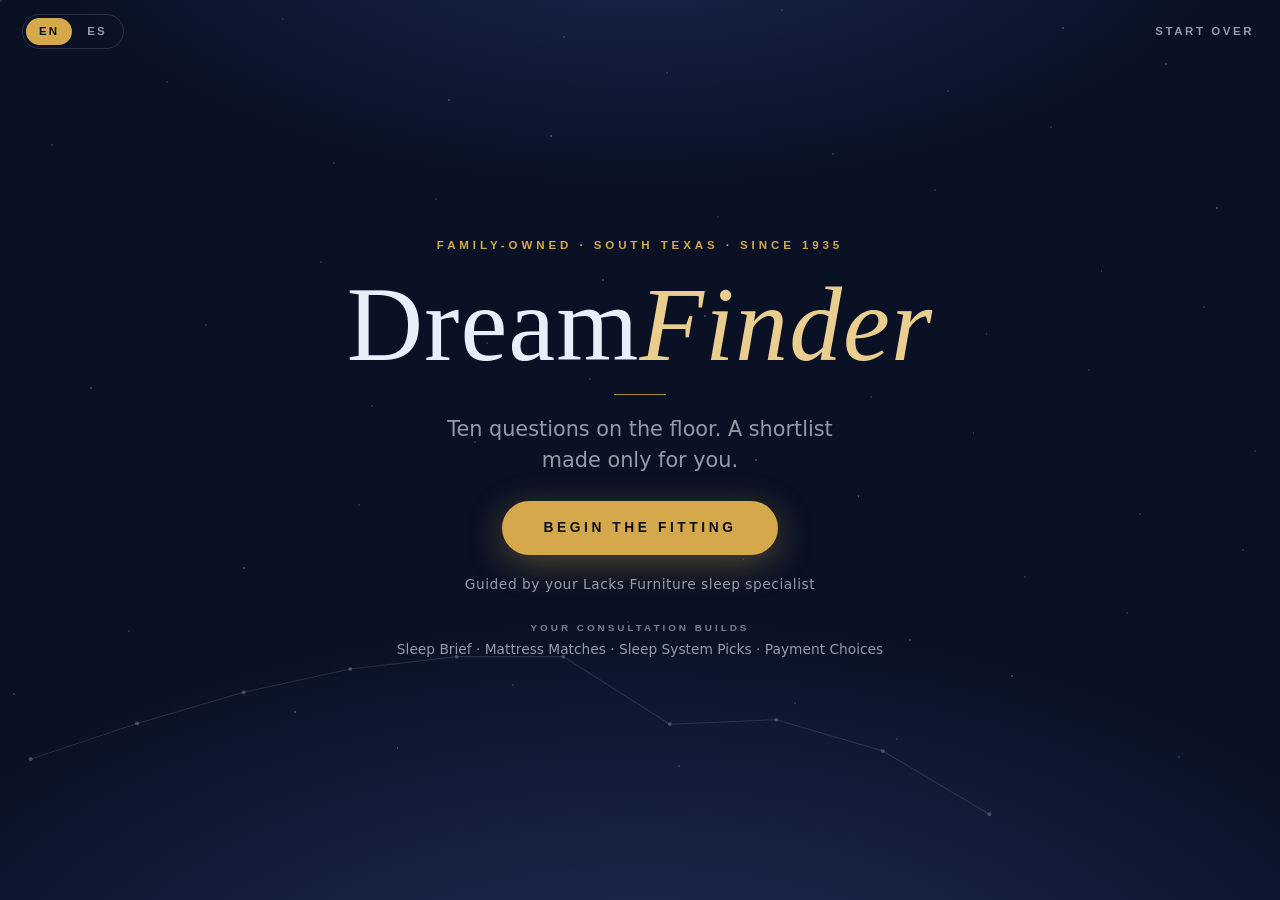
<file: prototypes/demo-round-2026-08-13/index.html>
<!DOCTYPE html>
<html lang="en">
<head>
<meta charset="UTF-8">
<meta name="viewport" content="width=device-width, initial-scale=1.0, viewport-fit=cover">
<title>DreamFinder — Nocturne demo prototype</title>
<!--
  FULLY FUNCTIONAL PROTOTYPE — demo-impact visual round, 2026-08-13.
  Revision 2: adds the Payment Choices layer (roughly half the commercial
  story) per owner correction — sleep fit first, payment choice second,
  and the two paths never touch.

  Isolated from production (lives under prototypes/, no domain lock, no
  writes) but everything shown is REAL:
    · questions load from ../../data/quiz.json (the shipped quiz)
    · the catalog loads from ../../data/mattresses.json
    · accessories load from ../../data/accessories.json
    · the ENTIRE financing layer reads ../../data/store-config.json
      (store-config.financing) — every payment string on screen is the
      governed config's own copy; nothing is hand-authored
    · calculateScores(), qualifyRankedChoices(), showProfileScreen() and
      scoreAccessoriesFromAnswers() are EXTRACTED VERBATIM from
      ../../index.html at runtime — the repo's test-harness technique —
      so every score, tier, top pick, profile, priority and accessory
      ranking is the production engine's own output
    · the financing GATING is also production's own code, extracted
      verbatim: financingTermsFresh, financingPlanFresh, financingAgeOk,
      financingSourceAllowed, finGroupedPlans, finPromotionalByProvider
      and their taxonomy constants — so exact rate/term claims render
      ONLY when production itself would render them (exactPromotionsEnabled
      AND verifiedAt+maxAgeDays fresh AND allowlisted https source). With
      today's config that means exact promotions AND the freshness-gated
      In-House / Mexico details are SUPPRESSED to the specialist-confirm
      staleNotice — exactly as deployed production behaves right now.
      No monthly payments are ever computed (V1 invariant).
  Payment state never enters scoring; quiz answers never alter the
  payment layer. The in-app Isolation Check (welcome screen) proves both
  directions live.
  Store name is demo config; production reads store-config.json.
-->
<style>
  /* ===== NOCTURNE TOKENS ==================================================
     Evolves the shipped navy/brass identity — recognizably DreamFinder,
     elevated. Boldness lives in ONE place: the Sleep Signature
     constellation. Everything else stays quiet and disciplined. */
  :root{
    --midnight:#0A1124;
    --nocturne:#141E3C;
    --veil:rgba(233,239,250,.14);
    --veil-soft:rgba(233,239,250,.07);
    --brass:#D4A84B;
    --brass-soft:#E9CE8F;
    --moonlight:#E9EFFA;
    --moon-dim:rgba(233,239,250,.62);
    --linen:#F4EFE6;
    --ink:#1A2036;
    --ink-soft:#5A617A;
    --display:"Didot","Didot LT STD","Bodoni 72",Georgia,"Times New Roman",serif;
    --body:"Avenir Next","Avenir","Helvetica Neue",-apple-system,system-ui,sans-serif;
    --util:"Avenir Next Condensed","Avenir Next","Arial Narrow",sans-serif;
  }
  *{margin:0;padding:0;box-sizing:border-box;-webkit-tap-highlight-color:transparent}
  /* paired ring: brass outline + dark halo stays visible on BOTH the navy
     scenes and the linen cards */
  button:focus-visible,a:focus-visible,input:focus-visible,[tabindex="0"]:focus-visible{
    outline:2px solid var(--brass);outline-offset:2px;box-shadow:0 0 0 5px rgba(10,17,36,.55)}
  html,body{height:100%}
  body{
    background:var(--midnight);color:var(--moonlight);
    font-family:var(--body);font-size:17px;line-height:1.5;
    overflow:hidden;touch-action:manipulation;
  }
  button{font:inherit;color:inherit;background:none;border:none;cursor:pointer;touch-action:manipulation}
  a{touch-action:manipulation}
  .scene{position:absolute;inset:0;display:none;flex-direction:column;overflow:hidden}
  .scene.on{display:flex}
  @media (prefers-reduced-motion:reduce){
    /* delays must collapse too, or the constellation still pops in as a
       1.4s stagger; the infinite starfield must STOP, not run at .001s —
       a collapsed infinite loop strobes instead of breathing */
    *,*::before,*::after{animation-duration:.001s !important;transition-duration:.001s !important;
      animation-delay:.001s !important;transition-delay:.001s !important}
    .sky i{animation:none !important;opacity:.16}
  }
  .eyebrow{font-family:var(--util);font-weight:600;font-size:.72rem;
    letter-spacing:.34em;text-transform:uppercase;color:var(--brass)}
  .eyebrow--moon{color:var(--moon-dim)}

  /* ===== CHROME ========================================================== */
  .chrome{position:fixed;top:0;left:0;right:0;z-index:40;display:flex;
    justify-content:space-between;align-items:center;
    padding:calc(14px + env(safe-area-inset-top)) 22px 10px;pointer-events:none}
  .chrome>*{pointer-events:auto}
  .langs{display:flex;gap:2px;border:1px solid var(--veil);border-radius:99px;padding:3px}
  .langs button{font-family:var(--util);font-weight:600;font-size:.72rem;letter-spacing:.18em;
    padding:5px 13px;border-radius:99px;color:var(--moon-dim)}
  .langs button.on{background:var(--brass);color:var(--midnight)}
  .restart{font-family:var(--util);font-weight:600;font-size:.72rem;letter-spacing:.22em;
    text-transform:uppercase;color:var(--moon-dim);padding:8px 4px}

  /* ===== AMBIENT STARFIELD =============================================== */
  .sky{position:absolute;inset:0;pointer-events:none;overflow:hidden}
  .sky i{position:absolute;width:2px;height:2px;border-radius:50%;
    background:var(--moonlight);opacity:.16;animation:breathe 6s ease-in-out infinite}
  .sky i:nth-child(3n){animation-delay:2s;width:1.5px;height:1.5px}
  .sky i:nth-child(4n){animation-delay:4s;opacity:.28}
  @keyframes breathe{0%,100%{opacity:.10}50%{opacity:.34}}

  /* ===== WELCOME ========================================================= */
  #welcome{align-items:center;justify-content:center;text-align:center;
    background:
      radial-gradient(120% 90% at 50% 118%, #22315E 0%, rgba(34,49,94,0) 55%),
      radial-gradient(80% 55% at 50% -12%, #1B2A55 0%, rgba(27,42,85,0) 60%),
      var(--midnight)}
  .masthead{font-family:var(--display);font-weight:400;
    font-size:clamp(3.2rem,9vw,6.6rem);line-height:.98;letter-spacing:.01em}
  .masthead em{font-style:italic;color:var(--brass-soft)}
  .welcome-inner{position:relative;z-index:2;display:flex;flex-direction:column;
    align-items:center;gap:1.15rem;padding:0 8vw;max-width:900px}
  .welcome-line{font-size:clamp(1.02rem,2.2vw,1.3rem);color:var(--moon-dim);max-width:34ch}
  .hairline{width:52px;height:1px;background:var(--brass);opacity:.8}
  .cta{font-family:var(--util);font-weight:600;letter-spacing:.26em;text-transform:uppercase;
    font-size:.86rem;color:var(--midnight);background:var(--brass);
    padding:1.05rem 2.6rem;border-radius:99px;margin-top:.4rem;
    box-shadow:0 8px 34px rgba(212,168,75,.35);
    transition:transform .18s ease, opacity .18s ease}
  .cta:active{transform:scale(.97)}
  .cta[disabled]{opacity:.35;pointer-events:none}
  .specialist{font-size:.86rem;color:var(--moon-dim);letter-spacing:.04em}
  .outcome{display:flex;flex-direction:column;align-items:center;gap:.22rem;margin-top:.5rem}
  .outcome .lab{font-family:var(--util);font-weight:600;font-size:.62rem;letter-spacing:.3em;
    text-transform:uppercase;color:var(--moon-dim);opacity:.8}
  .outcome .items{font-size:.86rem;color:var(--moon-dim)}
  .outcome .pay{font-size:.82rem;color:var(--moon-dim);opacity:.85;max-width:46ch}
  .demo-tools{display:none;gap:1.6rem;margin-top:.7rem}
  .presenter .demo-tools{display:flex}
  .q-rehearse{display:none;text-align:center;padding:4px 0 0}
  .presenter .q-rehearse{display:block}
  .demo-fill{font-family:var(--util);font-weight:600;font-size:.7rem;letter-spacing:.24em;
    text-transform:uppercase;color:var(--moon-dim);opacity:.7;
    border-bottom:1px solid var(--veil);padding-bottom:2px}
  #welcomeArc{position:absolute;left:0;right:0;bottom:-4vh;height:34vh;opacity:.9}

  /* ===== QUIZ (fully dynamic) =========================================== */
  #quiz{padding:calc(56px + env(safe-area-inset-top)) 6vw 2vh;align-items:center}
  .quiz-frame{width:100%;max-width:860px;display:flex;flex-direction:column;gap:1.5vh;flex:1;min-height:0}
  .q-count{display:flex;align-items:baseline;gap:14px}
  .q-count .n{font-family:var(--display);font-size:2rem;color:var(--brass-soft)}
  .q-headline{font-family:var(--display);font-weight:400;
    font-size:clamp(1.6rem,4vw,2.7rem);line-height:1.12}
  .q-help{color:var(--moon-dim);font-size:.98rem;max-width:56ch}
  .q-body{flex:1;min-height:0;overflow:auto;padding:2px}
  .q-options{display:grid;grid-template-columns:repeat(2,1fr);gap:12px}
  .q-options.cols-3{grid-template-columns:repeat(3,1fr)}
  .q-opt{text-align:left;background:var(--nocturne);border:1px solid var(--veil-soft);
    border-radius:16px;padding:.95rem 1.15rem;display:flex;flex-direction:column;gap:.15rem;
    transition:border-color .15s ease, background .15s ease}
  .q-opt .l{font-weight:600;font-size:1.02rem}
  .q-opt .s{color:var(--moon-dim);font-size:.84rem}
  .q-opt.sel{border-color:var(--brass);background:#1A2547;box-shadow:0 0 0 1px var(--brass) inset}
  .q-opt.sel .l{color:var(--brass-soft)}
  .multi-note{color:var(--moon-dim);font-size:.85rem;margin-bottom:.6rem}
  /* slider */
  .slider-wrap{display:flex;flex-direction:column;align-items:center;gap:.7rem;padding:1.2rem 0}
  .slider-val{font-family:var(--display);font-size:3.4rem;color:var(--brass-soft);line-height:1}
  .slider-feel{font-family:var(--util);font-weight:600;font-size:.8rem;letter-spacing:.26em;
    text-transform:uppercase;color:var(--moon-dim)}
  input[type=range]{width:min(560px,86%);accent-color:var(--brass);height:34px}
  .slider-labels{display:flex;justify-content:space-between;width:min(560px,86%);
    color:var(--moon-dim);font-size:.82rem}
  .q-nav{display:flex;justify-content:space-between;align-items:center;padding-top:.6vh}
  .q-back{font-family:var(--util);font-weight:600;letter-spacing:.2em;font-size:.8rem;
    color:var(--moon-dim);text-transform:uppercase;padding:.9rem 0}
  #quizArcWrap{height:52px;flex:none}
  .journey{display:flex;justify-content:center;flex-wrap:wrap;gap:.7em;
    font-family:var(--util);font-weight:600;font-size:.62rem;letter-spacing:.22em;
    text-transform:uppercase;color:var(--moon-dim);opacity:.75;padding:4px 0 0}
  .journey b{color:var(--brass);font-weight:600}
  .journey i{font-style:normal;opacity:.65}

  /* ===== REVEAL ========================================================== */
  /* overflow:auto + margin:auto centering — content centers when it fits
     and becomes scrollable from the TOP if it ever exceeds the viewport,
     so the CTA can never be clipped out of reach (the scrollbar simply
     never appears at supported viewports) */
  #reveal{align-items:center;justify-content:flex-start;text-align:center;overflow:auto;
    background:radial-gradient(95% 70% at 50% 42%, #16224A 0%, rgba(22,34,74,0) 62%), var(--midnight)}
  .reveal-inner{position:relative;z-index:2;display:flex;flex-direction:column;
    align-items:center;gap:.7rem;padding:1rem 7vw;width:100%;max-width:880px;margin:auto}
  #constellation{width:min(70vw,520px);height:auto;max-height:min(26vh,170px)}
  #constellation .edge{stroke:var(--brass);stroke-width:1.1;opacity:.85;
    stroke-dasharray:1200;stroke-dashoffset:1200;animation:draw 1.8s .4s ease forwards}
  #constellation .node{fill:var(--moonlight);opacity:0;animation:nodeIn .4s ease forwards}
  #constellation .node.b{fill:var(--brass-soft)}
  @keyframes draw{to{stroke-dashoffset:0}}
  @keyframes nodeIn{to{opacity:1}}
  .reveal-title{font-family:var(--display);font-size:clamp(2rem,5vw,3.3rem);font-weight:400;line-height:1.08}
  .reveal-title em{font-style:italic;color:var(--brass-soft)}
  .profile-chip{display:inline-flex;gap:.6em;align-items:baseline;flex-wrap:wrap;justify-content:center;
    font-family:var(--util);font-weight:600;letter-spacing:.2em;text-transform:uppercase;font-size:.78rem;
    color:var(--brass);border:1px solid rgba(212,168,75,.4);border-radius:22px;padding:.55rem 1.3rem;
    max-width:min(560px,88vw);text-align:center}
  .priorities{display:flex;gap:10px;flex-wrap:wrap;justify-content:center;align-items:flex-start}
  .prio-wrap{display:flex;flex-direction:column;background:var(--nocturne);
    border:1px solid var(--veil-soft);border-radius:14px;max-width:min(520px,88vw);text-align:left}
  .prio-wrap.open{border-color:rgba(212,168,75,.45)}
  .prio{display:flex;align-items:center;gap:.55em;padding:.72rem 1.05rem;
    font-size:.96rem;font-weight:500;text-align:left;width:100%}
  .prio .tw{margin-left:auto;color:var(--brass);font-weight:600;padding-left:.6em}
  .prio-more{padding:0 1.05rem .75rem;display:flex;flex-direction:column;gap:.28rem}
  .prio-more .why{color:var(--moon-dim);font-size:.85rem;max-width:44ch}
  .prio-more .test{color:var(--brass-soft);font-size:.85rem;max-width:44ch}
  .reveal-reflect{font-size:clamp(.96rem,2vw,1.08rem);color:var(--moonlight);max-width:54ch}
  .reveal-sub{color:var(--moon-dim);font-size:.94rem;max-width:46ch}

  /* ===== RESULTS ========================================================= */
  #results{padding:calc(64px + env(safe-area-inset-top)) 4vw 2vh;gap:1.2vh}
  .results-head{display:flex;justify-content:space-between;align-items:flex-end;gap:16px;flex-wrap:wrap}
  .results-title{font-family:var(--display);font-size:clamp(1.7rem,3.8vw,2.5rem);font-weight:400}
  .results-title em{font-style:italic;color:var(--brass-soft)}
  .sig-stamp{display:flex;align-items:center;gap:10px;color:var(--moon-dim);font-size:.82rem}
  .tiers{display:flex;gap:6px;border:1px solid var(--veil);border-radius:99px;padding:4px;width:max-content}
  .tiers button{font-family:var(--util);font-weight:600;font-size:.78rem;letter-spacing:.2em;
    text-transform:uppercase;padding:.55rem 1.35rem;border-radius:99px;color:var(--moon-dim)}
  .tiers button.on{background:var(--brass);color:var(--midnight)}
  .pct-note{font-size:.72rem;color:var(--moon-dim);opacity:.85}
  .cards{display:grid;grid-template-columns:1.6fr 1fr;grid-template-rows:1fr 1fr;gap:14px;flex:1;min-height:0}
  .card{background:var(--linen);color:var(--ink);border-radius:22px;overflow:hidden;
    display:flex;flex-direction:column;position:relative;text-align:left;cursor:pointer;
    border:2px solid transparent;transition:border-color .15s ease}
  .card.cmp-sel{border-color:var(--brass)}
  .card.hero{grid-row:1 / span 2}
  .card .ph{flex:1;min-height:0;display:flex;align-items:center;justify-content:center;
    background:#fff;border-radius:16px;margin:14px 14px 0;padding:4% 6%;position:relative;
    box-shadow:0 10px 28px rgba(26,32,54,.12)}
  .card .ph img{max-width:100%;max-height:100%;object-fit:contain}
  .card .meta{padding:.9rem 1.25rem 2.15rem;display:flex;flex-direction:column;gap:.24rem}
  .card .brand{font-family:var(--util);font-weight:600;font-size:.66rem;letter-spacing:.3em;
    text-transform:uppercase;color:var(--ink-soft)}
  .card .name{font-family:var(--display);font-size:1.45rem;line-height:1.1}
  .card.hero .name{font-size:clamp(1.6rem,2.8vw,2.2rem)}
  .card .feel{font-size:.88rem;color:var(--ink-soft)}
  .ribbon{position:absolute;top:24px;left:24px;z-index:2;
    font-family:var(--util);font-weight:600;font-size:.66rem;letter-spacing:.26em;text-transform:uppercase;
    background:var(--midnight);color:var(--brass-soft);border-radius:99px;padding:.5rem 1rem}
  .ring{position:absolute;top:22px;right:22px;z-index:2;width:70px;height:70px}
  .ring svg{width:100%;height:100%}
  .ring .track{stroke:rgba(26,32,54,.15);fill:none;stroke-width:5}
  .ring .val{stroke:var(--brass);fill:none;stroke-width:5;stroke-linecap:round;
    transform:rotate(-90deg);transform-origin:center}
  .ring text{font-family:var(--util);font-weight:600;font-size:15px;fill:var(--ink)}
  .card .chips{display:flex;gap:7px;flex-wrap:wrap;margin-top:.4rem}
  .chip{display:inline-flex;align-items:center;gap:.4em;font-size:.76rem;font-weight:600;
    color:var(--ink);background:rgba(26,32,54,.07);border-radius:99px;padding:.32rem .7rem}
  /* provenance chip — driven strictly by the shipped locallyMade flag */
  .chip.prov{background:rgba(212,168,75,.16);color:#7D5B34;border:1px solid rgba(212,168,75,.5);
    font-size:.68rem;letter-spacing:.06em;padding:.24rem .6rem;vertical-align:middle}
  /* supporting cards run horizontal: plate left, identity right */
  .card.small{flex-direction:row;align-items:stretch}
  .card.small .ph{flex:none;width:44%;margin:14px 0 14px 14px;padding:4%}
  .card.small .meta{flex:1;justify-content:center;padding:1rem 1.1rem 2.05rem}
  .card.small .name{font-size:1.3rem}
  .card.small .ring{width:54px;height:54px;top:18px;right:18px}
  .card.small .ring text{font-size:13px}
  .cmp-tag{position:absolute;bottom:11px;right:16px;z-index:2;
    font-family:var(--util);font-weight:600;font-size:.64rem;letter-spacing:.22em;
    text-transform:uppercase;color:var(--ink-soft);padding:2px 0}
  .card.cmp-sel .cmp-tag{color:var(--brass)}
  .d-btn{position:absolute;bottom:11px;left:16px;z-index:2;
    font-family:var(--util);font-weight:600;font-size:.64rem;letter-spacing:.22em;
    text-transform:uppercase;color:var(--ink-soft);
    border-bottom:1px solid rgba(26,32,54,.25);padding:2px 0}
  /* first Payment Choices entry — after matches are established, never before */
  .pay-band{display:flex;justify-content:space-between;align-items:center;gap:16px;
    border:1px solid var(--veil-soft);border-radius:16px;padding:.65rem 1.1rem;background:var(--nocturne)}
  .pay-band .tx{display:flex;flex-direction:column;gap:.1rem;min-width:0}
  .pay-band .fit{font-size:.88rem;color:var(--moonlight)}
  .pay-band .lead{font-size:.78rem;color:var(--moon-dim)}
  .btn-quiet{font-family:var(--util);font-weight:600;font-size:.72rem;letter-spacing:.2em;
    text-transform:uppercase;color:var(--brass);border:1px solid rgba(212,168,75,.45);
    border-radius:99px;padding:.6rem 1.15rem;white-space:nowrap;flex:none}
  .results-foot{display:flex;justify-content:space-between;align-items:center;gap:12px;flex-wrap:wrap}
  .results-hint{color:var(--moon-dim);font-size:.86rem}
  .foot-ctas{display:flex;gap:10px;align-items:center}

  /* ===== MATTRESS DETAIL OVERLAY ======================================== */
  #detail{position:fixed;inset:0;z-index:60;display:none;align-items:center;justify-content:center;
    background:rgba(10,17,36,.74)}
  #detail.on{display:flex}
  .detail-sheet{width:min(660px,92vw);max-height:88vh;overflow:auto;background:var(--linen);color:var(--ink);
    border-radius:24px;padding:1.35rem 1.5rem;display:flex;flex-direction:column;gap:.65rem;position:relative}
  .detail-sheet .plate{background:#fff;border-radius:16px;padding:4% 8%;display:flex;justify-content:center;
    box-shadow:0 10px 24px rgba(26,32,54,.12)}
  .detail-sheet .plate img{width:70%;max-height:24vh;object-fit:contain}
  .detail-sheet .brand{font-family:var(--util);font-weight:600;font-size:.64rem;letter-spacing:.3em;
    text-transform:uppercase;color:var(--ink-soft)}
  .detail-sheet .name{font-family:var(--display);font-size:1.7rem;line-height:1.05}
  .detail-sheet .feel{color:var(--ink-soft);font-size:.9rem}
  .detail-chips{display:flex;gap:7px;flex-wrap:wrap}
  .d-prios-t{font-family:var(--util);font-weight:600;font-size:.62rem;letter-spacing:.26em;
    text-transform:uppercase;color:var(--ink-soft);margin-top:.2rem}
  .detail-actions{display:flex;gap:10px;align-items:center;flex-wrap:wrap;margin-top:.2rem}
  .btn-ink{font-family:var(--util);font-weight:600;font-size:.72rem;letter-spacing:.2em;text-transform:uppercase;
    color:var(--linen);background:var(--ink);border-radius:99px;padding:.65rem 1.3rem}
  .btn-ink.on{background:var(--brass);color:var(--midnight)}
  /* the ONE quiet, consistent link to the canonical Payment Choices layer */
  .detail-pay{border-top:1px solid rgba(26,32,54,.14);padding-top:.8rem;margin-top:.3rem;
    display:flex;flex-direction:column;gap:.3rem}
  .detail-pay .t{font-family:var(--util);font-weight:600;font-size:.64rem;letter-spacing:.26em;
    text-transform:uppercase;color:var(--ink-soft)}
  .detail-pay p{font-size:.86rem;color:var(--ink-soft)}
  .link-quiet{font-size:.88rem;font-weight:600;color:#7D5B34;text-decoration:underline;
    text-underline-offset:3px;text-align:left;padding:2px 0;width:max-content}
  .detail-close{position:absolute;top:12px;right:16px;font-size:1.5rem;color:var(--ink-soft);padding:6px 10px}

  /* ===== COMPARE ========================================================= */
  #compare{padding:calc(64px + env(safe-area-inset-top)) 5vw 2.5vh;gap:1.4vh;align-items:center}
  .cmp-frame{width:100%;max-width:980px;display:flex;flex-direction:column;gap:1.4vh;flex:1;min-height:0}
  .cmp-title{font-family:var(--display);font-size:clamp(1.7rem,3.6vw,2.4rem);font-weight:400;text-align:center}
  .cmp-title em{font-style:italic;color:var(--brass-soft)}
  .cmp-stage{display:grid;grid-template-columns:1fr 1fr;gap:14px;flex:none}
  .cmp-side{background:var(--linen);color:var(--ink);border-radius:20px;
    padding:.9rem .9rem .8rem;display:flex;flex-direction:column;align-items:center;gap:.28rem;text-align:center}
  .cmp-side .plate{background:#fff;border-radius:14px;padding:3% 6%;width:94%;
    display:flex;justify-content:center;box-shadow:0 8px 20px rgba(26,32,54,.12)}
  .cmp-side img{width:84%;max-height:13vh;object-fit:contain}
  .cmp-side .brand{font-family:var(--util);font-weight:600;font-size:.62rem;letter-spacing:.28em;
    text-transform:uppercase;color:var(--ink-soft)}
  .cmp-side .name{font-family:var(--display);font-size:1.25rem;line-height:1.1}
  .fin-btn{font-family:var(--util);font-weight:600;font-size:.68rem;letter-spacing:.18em;text-transform:uppercase;
    color:var(--ink-soft);border:1px solid rgba(26,32,54,.3);border-radius:99px;padding:.5rem 1.05rem;margin-top:.25rem}
  .fin-btn.on{background:var(--ink);color:var(--brass-soft);border-color:var(--ink)}
  .cmp-rows{display:flex;flex-direction:column;gap:8px;overflow:auto;min-height:0}
  .cmp-row{display:grid;grid-template-columns:130px 1fr 1fr;gap:10px}
  .cmp-row .lab{font-family:var(--util);font-weight:600;font-size:.7rem;letter-spacing:.22em;
    text-transform:uppercase;color:var(--moon-dim);display:flex;align-items:center}
  .cmp-row .val{background:var(--nocturne);border:1px solid var(--veil-soft);border-radius:12px;
    padding:.7rem 1rem;font-size:.92rem;display:flex;align-items:center}
  .cmp-row .val.same{grid-column:2 / span 2;justify-content:center;color:var(--moon-dim)}
  .cmp-row .val.same b{color:var(--brass-soft);font-weight:600;margin-right:.5em}
  .cmp-foot{display:flex;justify-content:center;gap:14px}
  .cta--ghost{background:none;color:var(--brass);border:1px solid var(--brass);box-shadow:none}

  /* ===== SLEEP PLAN ====================================================== */
  #plan{padding:calc(60px + env(safe-area-inset-top)) 4vw 2vh;align-items:center}
  .plan-frame{width:100%;max-width:1020px;display:flex;flex-direction:column;gap:1vh;flex:1;min-height:0}
  .plan-head{text-align:center;display:flex;flex-direction:column;gap:.15rem;align-items:center}
  .plan-title{font-family:var(--display);font-size:clamp(1.6rem,3.4vw,2.3rem);font-weight:400}
  .plan-title em{font-style:italic;color:var(--brass-soft)}
  .plan-grid{display:grid;grid-template-columns:1fr 1.35fr;gap:14px;flex:1;min-height:0}
  .plan-final{background:var(--linen);color:var(--ink);border-radius:20px;padding:1rem;
    display:flex;flex-direction:column;gap:.35rem;align-items:center;text-align:center;justify-content:center}
  .plan-final .k{font-family:var(--util);font-weight:600;font-size:.64rem;letter-spacing:.28em;
    text-transform:uppercase;color:var(--brass);background:var(--midnight);border-radius:99px;padding:.4rem .95rem}
  .plan-final .plate{background:#fff;border-radius:14px;padding:4% 8%;width:88%;
    display:flex;justify-content:center;box-shadow:0 8px 20px rgba(26,32,54,.12)}
  .plan-final img{width:76%;max-height:15vh;object-fit:contain}
  .plan-final .brand{font-family:var(--util);font-weight:600;font-size:.62rem;letter-spacing:.28em;
    text-transform:uppercase;color:var(--ink-soft)}
  .plan-final .name{font-family:var(--display);font-size:1.45rem;line-height:1.08}
  .plan-final .feel{color:var(--ink-soft);font-size:.86rem}
  .plan-final .note{color:var(--ink-soft);font-size:.78rem;max-width:36ch}
  .plan-col{display:flex;flex-direction:column;gap:10px;overflow:auto;min-height:0;padding:2px}
  .plan-block{background:var(--nocturne);border:1px solid var(--veil-soft);border-radius:16px;
    padding:.8rem 1.05rem;display:flex;flex-direction:column;gap:.45rem}
  .plan-block .bt{font-family:var(--util);font-weight:600;font-size:.64rem;letter-spacing:.26em;
    text-transform:uppercase;color:var(--brass)}
  .plan-block .ln{font-size:.9rem}
  .plan-block .dim{color:var(--moon-dim);font-size:.82rem}
  .sys-item{display:flex;align-items:center;justify-content:space-between;gap:.8em}
  .sys-item .nm{font-size:.88rem;min-width:0}
  .sys-item .nm i{font-style:normal;color:var(--moon-dim);font-size:.78rem;display:block}
  .tog{font-family:var(--util);font-weight:600;font-size:.64rem;letter-spacing:.16em;text-transform:uppercase;
    border:1px solid var(--veil);border-radius:99px;padding:.42rem .95rem;color:var(--moon-dim);flex:none}
  .tog.on{border-color:var(--brass);color:var(--brass-soft);background:#1A2547}
  /* equal, reversible: explore now, or pause — "Not right now" is first-class */
  .decide{display:grid;grid-template-columns:1fr 1fr;gap:8px}
  .decide button{border:1px solid var(--veil);border-radius:12px;padding:.72rem .4rem;
    font-size:.85rem;font-weight:600;color:var(--moonlight)}
  .decide button.on{border-color:var(--brass);background:#1A2547;color:var(--brass-soft)}
  .plan-foot{display:flex;justify-content:center;gap:14px;padding-top:.2vh}

  /* ===== PAYMENT CHOICES (canonical layer) =============================== */
  #payment{padding:calc(60px + env(safe-area-inset-top)) 5vw 2vh;align-items:center}
  .pay-frame{width:100%;max-width:900px;display:flex;flex-direction:column;gap:.9vh;flex:1;min-height:0}
  .pay-head{display:flex;flex-direction:column;gap:.2rem}
  .pay-title{font-family:var(--display);font-size:clamp(1.6rem,3.4vw,2.3rem);font-weight:400}
  .pay-fit{color:var(--brass-soft);font-size:.94rem}
  .pay-body{color:var(--moon-dim);font-size:.88rem;max-width:72ch}
  .pay-official{display:flex;flex-direction:column;gap:.1rem;padding:2px 4px}
  .pay-official a{color:var(--brass);font-size:.88rem;text-decoration:underline;
    text-underline-offset:3px;width:max-content}
  /* sober sheet-level governance statement — self-contained hairlines so
     the evergreen cards beneath never read as dimmed or disabled */
  .pay-gov{border-top:1px solid rgba(212,168,75,.45);border-bottom:1px solid rgba(212,168,75,.45);
    padding:.5rem .15rem;font-size:.84rem;color:var(--brass-soft);flex:none}
  .pay-gov:empty{display:none}
  /* transient state-change announcements (consider / clear) — visible AND
     announced; empty between changes */
  .pay-status{font-size:.8rem;color:var(--brass-soft);flex:none}
  .pay-status:empty{display:none}
  /* the selected-state MARKER (not a control) + its subordinate clear action */
  .pref-row{display:flex;align-items:center;gap:.9em;flex-wrap:wrap}
  .pref-mark{font-family:var(--util);font-weight:600;font-size:.64rem;letter-spacing:.16em;
    text-transform:uppercase;border:1px solid var(--brass);border-radius:99px;
    padding:.42rem .95rem;color:var(--brass-soft);background:#1A2547}
  .clear-pref{font-family:var(--util);font-weight:600;font-size:.62rem;letter-spacing:.14em;
    text-transform:uppercase;color:var(--moon-dim);text-decoration:underline;
    text-underline-offset:3px;padding:.3rem 0}
  .pay-paths{display:flex;flex-direction:column;gap:10px;overflow:auto;min-height:0;padding:2px}
  .path{background:var(--nocturne);border:1px solid var(--veil-soft);border-radius:16px;
    padding:.85rem 1.1rem;display:flex;flex-direction:column;gap:.35rem}
  .path .k{font-family:var(--util);font-weight:600;font-size:.6rem;letter-spacing:.28em;
    text-transform:uppercase;color:var(--moon-dim)}
  .path .h{font-family:var(--display);font-size:1.3rem;line-height:1.15}
  .path p{font-size:.86rem;color:var(--moon-dim)}
  .path .links{display:flex;flex-direction:column;gap:.15rem;margin-top:.15rem}
  .path a{color:var(--brass);font-size:.86rem;text-decoration:underline;text-underline-offset:3px;width:max-content}
  .ext-note{font-size:.72rem;color:var(--moon-dim);opacity:.8}
  .path .prow{display:flex;justify-content:space-between;align-items:flex-end;gap:12px}
  .path.mx{border-color:rgba(212,168,75,.3)}
  .pay-disc{font-size:.72rem;color:var(--moon-dim);opacity:.85;line-height:1.45}
  .pay-foot{display:flex;justify-content:space-between;align-items:center;gap:14px;flex-wrap:wrap}
  .pay-consequence{font-size:.78rem;color:var(--moon-dim)}

  /* ===== HANDOFF ========================================================= */
  /* Scene-level vertical scroll at constrained heights: the summary card
     GROWS to its content (flex:none — it may never shrink into its own
     rounded overflow:hidden and silently clip rows), and the auto margins
     center the stack when it fits while scrolling naturally from the top
     when it doesn't. The starfield is fixed so the background stays
     stable while the content scrolls. */
  #handoff{align-items:center;justify-content:flex-start;overflow:auto;
    padding:calc(56px + env(safe-area-inset-top)) 5vw 2.5vh}
  #handoff .sky{position:fixed}
  .card-consult{width:100%;max-width:820px;background:var(--linen);color:var(--ink);
    border-radius:26px;overflow:hidden;display:flex;flex-direction:column;
    box-shadow:0 30px 80px rgba(0,0,0,.5);flex:none;margin-top:auto}
  .consult-band{background:var(--midnight);color:var(--moonlight);
    padding:1.1rem 1.7rem;display:flex;justify-content:space-between;align-items:center;gap:16px}
  .consult-band .t{font-family:var(--display);font-size:1.35rem}
  .consult-band .t em{font-style:italic;color:var(--brass-soft)}
  .consult-who{display:flex;flex-direction:column;gap:.15rem;min-width:0}
  .consult-band .who{font-family:var(--util);font-weight:600;font-size:.62rem;
    letter-spacing:.3em;text-transform:uppercase;color:var(--brass)}
  .consult-body{display:grid;grid-template-columns:1fr 1.35fr;gap:1.3rem;padding:1.2rem 1.7rem 1.35rem}
  .consult-body .plate{background:#fff;border-radius:16px;padding:7%;
    box-shadow:0 10px 24px rgba(26,32,54,.12);align-self:center}
  .consult-body img{width:100%;object-fit:contain}
  .consult-info{display:flex;flex-direction:column;gap:.45rem;min-width:0}
  .consult-info .brand{font-family:var(--util);font-weight:600;font-size:.64rem;letter-spacing:.3em;
    text-transform:uppercase;color:var(--ink-soft)}
  .consult-info .h-status{font-family:var(--util);font-weight:600;font-size:.62rem;letter-spacing:.24em;
    text-transform:uppercase;color:var(--brass)}
  .consult-info .name{font-family:var(--display);font-size:1.7rem;line-height:1.05}
  .consult-info .feel{color:var(--ink-soft);font-size:.88rem}
  .consult-list{margin-top:.3rem;display:flex;flex-direction:column;gap:.4rem}
  .consult-list .row{display:flex;gap:.6em;align-items:baseline;font-size:.9rem}
  .consult-list .row b{font-family:var(--util);font-weight:600;font-size:.62rem;letter-spacing:.2em;
    text-transform:uppercase;color:var(--brass);flex:none;min-width:92px;max-width:150px}
  .consult-list .row span{min-width:0}
  .consult-list .row .ht{color:var(--ink-soft);font-size:.82rem}
  .handoff-note{margin-top:1.1rem;color:var(--moon-dim);font-size:.88rem;text-align:center;max-width:56ch;flex:none}
  .handoff-foot{margin-top:.85rem;flex:none;margin-bottom:auto}

  /* ===== ISOLATION CHECK ================================================= */
  #iso{position:fixed;inset:0;z-index:70;display:none;align-items:center;justify-content:center;
    background:rgba(10,17,36,.82)}
  #iso.on{display:flex}
  .iso-sheet{width:min(760px,94vw);max-height:88vh;overflow:auto;background:var(--nocturne);
    border:1px solid var(--veil);border-radius:20px;padding:1.25rem 1.5rem;
    display:flex;flex-direction:column;gap:.55rem;position:relative}
  .iso-sheet h3{font-family:var(--display);font-weight:400;font-size:1.4rem}
  .iso-sheet .sub{color:var(--moon-dim);font-size:.85rem}
  .iso-row{display:flex;gap:.8em;align-items:baseline;font-size:.88rem}
  .iso-row .st{font-family:var(--util);font-weight:600;letter-spacing:.18em;font-size:.68rem;flex:none;width:44px}
  .iso-row .st.ok{color:#7FD49B}
  .iso-row .st.bad{color:#E58B8B}
  .iso-close{position:absolute;top:10px;right:14px;font-size:1.4rem;color:var(--moon-dim);padding:6px 10px}

  /* loading veil */
  #boot{position:fixed;inset:0;z-index:90;background:var(--midnight);display:flex;
    align-items:center;justify-content:center;color:var(--moon-dim);
    font-family:var(--util);letter-spacing:.3em;text-transform:uppercase;font-size:.75rem}
  #boot.off{display:none}

  /* ===== ORIENTATION ==================================================== */
  @media (orientation:portrait){
    .cards{grid-template-columns:1fr;grid-template-rows:1.4fr .55fr .55fr}
    .card.hero{grid-row:1;grid-column:1}
    .q-options{grid-template-columns:1fr 1fr}
    .consult-body{grid-template-columns:1fr}
    .cmp-row{grid-template-columns:96px 1fr 1fr}
    .masthead{font-size:clamp(3rem,13vw,5.4rem)}
    .card.small .ph{width:34%}
    .plan-grid{grid-template-columns:1fr;grid-template-rows:auto 1fr}
    .plan-final{flex-direction:row;text-align:left;justify-content:flex-start;gap:1rem}
    .plan-final .plate{width:34%;flex:none}
    .plan-final img{max-height:11vh}
    .plan-final .fin-id{display:flex;flex-direction:column;gap:.3rem;align-items:flex-start}
    .pay-band{flex-direction:column;align-items:flex-start;gap:.5rem}
  }
  @media (max-width:560px){
    .q-options,.q-options.cols-3{grid-template-columns:1fr}
    .cmp-stage{grid-template-columns:1fr}
    .decide{grid-template-columns:1fr}
  }
</style>
</head>
<body>

<div id="boot">Preparing the fitting…</div>

<div class="chrome">
  <div class="langs" role="group" aria-label="Language">
    <button id="langEn" class="on" aria-pressed="true" onclick="setLang('en')">EN</button>
    <button id="langEs" aria-pressed="false" onclick="setLang('es')">ES</button>
  </div>
  <button class="restart" id="restartBtn" onclick="startOver()"></button>
</div>

<!-- WELCOME -->
<section class="scene on" id="welcome">
  <div class="sky" id="skyWelcome"></div>
  <svg id="welcomeArc" viewBox="0 0 1000 300" preserveAspectRatio="xMidYMax slice" aria-hidden="true"></svg>
  <div class="welcome-inner">
    <!-- Lacks introduces the fitting: the governed heritage eyebrow from
         store-config voice.eyebrow / voice_es.eyebrow (config-driven) -->
    <div class="eyebrow" id="wEyebrow"></div>
    <h1 class="masthead">Dream<em>Finder</em></h1>
    <div class="hairline"></div>
    <p class="welcome-line" data-t="wLine"></p>
    <button class="cta" onclick="startQuiz()" data-t="wCta"></button>
    <p class="specialist" data-t="wSpecialist"></p>
    <!-- neutral expectation: payment options exist for the FINAL Sleep Plan;
         subordinate to Start, sourced from governed config copy -->
    <div class="outcome">
      <div class="lab" id="wOutcomeLab"></div>
      <div class="items" id="wOutcomeItems"></div>
      <div class="pay" id="wPayLine"></div>
    </div>
    <!-- presenter-only (hidden from customers unless ?presenter=1) -->
    <div class="demo-tools" id="demoTools">
      <button class="demo-fill" onclick="demoFill()" data-t="wDemo"></button>
      <button class="demo-fill" onclick="runIso()" data-t="wIso"></button>
    </div>
  </div>
</section>

<!-- QUIZ -->
<section class="scene" id="quiz">
  <div class="quiz-frame">
    <div class="q-count"><span class="n" id="qNum"></span><span class="eyebrow eyebrow--moon" id="qOf"></span></div>
    <h2 class="q-headline" id="qHeadline"></h2>
    <p class="q-help" id="qHelp"></p>
    <div class="q-body" id="qBody"></div>
    <div class="q-nav">
      <button class="q-back" id="qBack" onclick="prevQ()"></button>
      <button class="cta" id="qNext" onclick="nextQ()"></button>
    </div>
    <div id="quizArcWrap"><svg id="quizArc" viewBox="0 0 1000 90" preserveAspectRatio="xMidYMid meet" style="width:100%;height:100%" aria-hidden="true"></svg></div>
    <!-- journey indicator only — payment never interrupts the fitting -->
    <div class="journey" id="journeyStrip"></div>
    <!-- presenter-only: completes ONLY unanswered questions with the sample
         set, preserving every answer already entered -->
    <div class="q-rehearse"><button class="demo-fill" onclick="rehearseRemaining()" data-t="qRehearse"></button></div>
  </div>
</section>

<!-- REVEAL -->
<section class="scene" id="reveal">
  <div class="sky" id="skyReveal"></div>
  <div class="reveal-inner">
    <svg id="constellation" viewBox="0 0 560 300" aria-hidden="true"></svg>
    <div class="eyebrow" data-t="rEyebrow"></div>
    <h2 class="reveal-title" data-t-html="rTitle"></h2>
    <!-- need-led hierarchy: the engine's own reflection of THEIR answers,
         then the trial priorities as the primary content; the archetype
         flourish is subordinate, beneath what actually matters -->
    <p class="reveal-reflect" id="revealReflect"></p>
    <div class="priorities" id="prioList"></div>
    <div class="profile-chip" id="profileChip"></div>
    <p class="reveal-sub" data-t="rSub"></p>
    <button class="cta" onclick="go('results')" data-t="rCta"></button>
  </div>
</section>

<!-- RESULTS -->
<section class="scene" id="results">
  <div class="results-head">
    <div>
      <div class="eyebrow" data-t="resEyebrow"></div>
      <h2 class="results-title" data-t-html="resTitle"></h2>
    </div>
    <div class="sig-stamp"><svg id="stampResults" width="64" height="36" viewBox="0 0 64 36" aria-hidden="true"></svg><span id="stampName"></span></div>
  </div>
  <div class="tiers" id="tierTabs"></div>
  <div class="pct-note" id="pctNote"></div>
  <div class="cards" id="cardGrid"></div>
  <div class="pay-band" id="payBand"></div>
  <div class="results-foot">
    <span class="results-hint" data-t="resHint"></span>
    <div class="foot-ctas">
      <button class="cta cta--ghost" id="planCta" onclick="go('plan')" disabled data-t="resPlanCta"></button>
      <button class="cta" id="cmpCta" onclick="go('compare')" disabled data-t="resCta"></button>
    </div>
  </div>
</section>

<!-- MATTRESS DETAIL OVERLAY -->
<div id="detail" onclick="if(event.target===this)closeDetail()">
  <div class="detail-sheet" role="dialog" aria-modal="true" aria-labelledby="dName" tabindex="0">
    <button class="detail-close" onclick="closeDetail()" aria-label="Close">×</button>
    <div class="plate"><img id="dImg" alt=""></div>
    <div class="brand" id="dBrand"></div>
    <div class="name" id="dName"></div>
    <div class="feel" id="dFeel"></div>
    <div class="d-prios-t" id="dPriosT"></div>
    <div class="detail-chips" id="dChips"></div>
    <div class="detail-actions">
      <button class="btn-ink" id="dFinBtn"></button>
    </div>
    <div class="detail-pay">
      <div class="t" id="dPayT"></div>
      <p id="dPayBody"></p>
      <button class="link-quiet" id="dPayLink" onclick="openPay(sceneNow())"></button>
    </div>
  </div>
</div>

<!-- COMPARE -->
<section class="scene" id="compare">
  <div class="cmp-frame">
    <h2 class="cmp-title" data-t-html="cmpTitle"></h2>
    <div class="cmp-stage" id="cmpStage"></div>
    <div class="cmp-rows" id="cmpRows" tabindex="0"></div>
    <div class="cmp-foot">
      <button class="cta cta--ghost" onclick="go('results')" data-t="cmpBack"></button>
      <button class="cta" id="cmpPlanCta" onclick="go('plan')" disabled data-t="cmpCta"></button>
    </div>
  </div>
</section>

<!-- SLEEP PLAN -->
<section class="scene" id="plan">
  <div class="plan-frame">
    <div class="plan-head">
      <div class="eyebrow" data-t="planEyebrow"></div>
      <h2 class="plan-title" data-t-html="planTitle"></h2>
    </div>
    <div class="plan-grid">
      <div class="plan-final" id="planFinal"></div>
      <div class="plan-col" id="planCol"></div>
    </div>
    <div class="plan-foot">
      <button class="cta cta--ghost" onclick="go('results')" data-t="planBack"></button>
      <button class="cta" onclick="go('handoff')" data-t="planCta"></button>
    </div>
  </div>
</section>

<!-- PAYMENT CHOICES — the canonical, governed layer -->
<section class="scene" id="payment">
  <div class="pay-frame">
    <div class="pay-head">
      <div class="eyebrow" id="payEyebrow"></div>
      <h2 class="pay-title" id="payTitle"></h2>
      <p class="pay-fit" id="payFit"></p>
      <p class="pay-body" id="payBody"></p>
    </div>
    <!-- Governance band: renders financing.copy.staleAnnouncement when
         anyStale (production's own _finSheetStale predicate). PROPOSED
         PRODUCTION CHANGE — production renders this copy screen-reader-only
         today; role="status" keeps the announcement semantics while adding
         sighted parity. Cleared on close so a reopen re-announces. -->
    <div class="pay-gov" id="payGov" role="status"></div>
    <div class="pay-status" id="payStatus" role="status"></div>
    <div class="pay-paths" id="payPaths"></div>
    <div class="pay-official" id="payOfficial"></div>
    <p class="pay-disc" id="payDisc"></p>
    <div class="pay-foot">
      <button class="cta cta--ghost" id="payBackBtn" onclick="closePay()"></button>
      <span class="pay-consequence" id="payConsequence"></span>
    </div>
  </div>
</section>

<!-- HANDOFF -->
<section class="scene" id="handoff">
  <div class="sky" id="skyHandoff"></div>
  <div class="card-consult">
    <div class="consult-band">
      <!-- Lacks resumes the relationship: store attribution from
           SC.storeName above the governed handoff headline -->
      <div class="consult-who">
        <div class="who" id="hStore"></div>
        <div class="t" id="hTitle"></div>
      </div>
      <svg id="stampHandoff" width="72" height="40" viewBox="0 0 64 36" aria-hidden="true"></svg>
    </div>
    <div class="consult-body">
      <div class="plate"><img id="hImg" alt=""></div>
      <div class="consult-info">
        <div class="h-status" id="hStatus"></div>
        <div class="brand" id="hBrand"></div>
        <div class="name" id="hName"></div>
        <div class="feel" id="hFeel"></div>
        <div class="consult-list" id="hRows"></div>
      </div>
    </div>
  </div>
  <p class="handoff-note" id="hNote"></p>
  <div class="handoff-foot"><button class="cta cta--ghost" onclick="startOver()" data-t="hAgain"></button></div>
</section>

<!-- ISOLATION CHECK REPORT -->
<div id="iso" onclick="if(event.target===this)closeIso()">
  <div class="iso-sheet" role="dialog" aria-modal="true" aria-labelledby="isoTitleH" tabindex="0">
    <button class="iso-close" onclick="closeIso()" aria-label="Close">×</button>
    <h3 id="isoTitleH" data-t="isoTitle"></h3>
    <p class="sub" data-t="isoSub"></p>
    <div id="isoRows"></div>
  </div>
</div>

<script>
/* =============================================================================
   LIVE DATA + THE REAL ENGINE + THE GOVERNED FINANCING CONFIG
   quiz.json, mattresses.json, accessories.json and store-config.json are the
   shipped files; the scoring engine, the Sleep Brief computation and the
   accessory ranking are extracted VERBATIM from ../../index.html at runtime
   (the repo's own test-harness technique). The Payment Choices layer is a
   pure function of store-config.financing — quiz answers never enter it, and
   payment state never enters scoring.
============================================================================= */
/* No inline store constant: every store reference resolves from
   store-config.json (SC.storeName) at render time via the {store}
   placeholder — the white-label boundary, demonstrated. */

var QUESTIONS = [], MATTRESSES = null, SC = null, FIN = null, ACC = [];
var engine = null, briefRunner = null, accRunner = null, finKit = null;
var lang = "en", answers = {}, qPos = 0, visible = [];
var computed = null;   // { scores, tiers, topPickId, profile }
var activeTier = "gold", cmpSel = [];
/* payment-side state — deliberately never passed to the engine.
   OWNER CORRECTION (2026-08-13): the walkthrough IS the conversation, so
   payment state models OBSERVABLE actions, not a future-discussion agenda:
   · payPref — the current preference: null ("Not selected"), a path id
     ("currently considering" that path), or "not_now" (the customer chose
     to pause the payment portion — authoritative until a NEWER deliberate
     path selection replaces it)
   · payExplored — accumulated ids of paths whose governed details the
     customer deliberately opened (history, never intent)
   · payOpen — presentation only: which cards' details are currently
     revealed (collapsible; collapsing never un-records exploration) */
var finalistId = null, sysSel = [], payPref = null, payExplored = {}, payOpen = {}, payReturn = "results";
var payCleared = false;
/* single-open accordion: index of the ONE disclosed priority, or null —
   multiple open disclosures could push the CTA out of the fixed,
   non-scrollable reveal scene at constrained heights */
var prioOpenIdx = null;

/* Presenter mode: documented opt-in via ?presenter=1. Gates DISPLAY of the
   rehearsal tools and isolation check only — customer behavior, scoring,
   payment, and session state are identical with it on or off. Hidden
   controls use display:none, so they are neither visible nor focusable. */
var PRESENTER = false;
try { PRESENTER = new URLSearchParams(location.search).get("presenter") === "1"; } catch(e){}

function L(o){ if (o == null) return ""; if (typeof o === "string") return o; return o[lang] || o.en || ""; }

/* ---- bilingual chrome copy (UI labels only — every payment/financing
       statement on screen comes from store-config.financing) ---- */
var T = {
  wEyebrow:{en:"A guided mattress fitting",es:"Una prueba de colchón guiada"},
  wLine:{en:"Ten questions on the floor. A shortlist made only for you.",
         es:"Diez preguntas en la tienda. Una selección hecha solo para ti."},
  wCta:{en:"Begin the fitting",es:"Comenzar la prueba"},
  wSpecialist:{en:"Guided by your {store} sleep specialist",
               es:"Con la guía de tu especialista de sueño de {store}"},
  wDemo:{en:"Rehearsal: fill sample answers",es:"Ensayo: respuestas de muestra"},
  wIso:{en:"Isolation check",es:"Prueba de aislamiento"},
  qRehearse:{en:"Complete remaining questions for rehearsal",
             es:"Completar las preguntas restantes para el ensayo"},
  restart:{en:"Start over",es:"Empezar de nuevo"},
  ofN:{en:"of",es:"de"},
  back:{en:"← Back",es:"← Atrás"},
  next:{en:"Next",es:"Siguiente"},
  finish:{en:"See my sleep signature",es:"Ver mi firma de sueño"},
  pick3:{en:"Pick up to 3",es:"Elige hasta 3"},
  jFitting:{en:"Fitting",es:"Prueba"},
  jMatches:{en:"Matches",es:"Opciones"},
  jPlan:{en:"Sleep Plan",es:"Plan de Sueño"},
  jPay:{en:"Payment Choices",es:"Opciones de Pago"},
  rEyebrow:{en:"Your sleep signature",es:"Tu firma de sueño"},
  rTitle:{en:"Made from <em>your</em> answers",es:"Creada con <em>tus</em> respuestas"},
  rSub:{en:"Three things worth testing on every mattress you try today.",
        es:"Tres cosas que vale la pena probar en cada colchón hoy."},
  rCta:{en:"See my matches →",es:"Ver mis opciones →"},
  resEyebrow:{en:"Matched to your signature",es:"Según tu firma"},
  resTitle:{en:"Your <em>shortlist</em>",es:"Tu <em>selección</em>"},
  resHint:{en:"Tap two mattresses to compare · Details for more",
           es:"Toca dos colchones para comparar · Detalles para más"},
  resCta:{en:"Compare →",es:"Comparar →"},
  resPlanCta:{en:"Sleep Plan →",es:"Plan de Sueño →"},
  cmpTitle:{en:"Side by <em>side</em>",es:"Lado a <em>lado</em>"},
  cmpBack:{en:"← Back",es:"← Atrás"},
  cmpCta:{en:"Build my Sleep Plan →",es:"Crear mi Plan de Sueño →"},
  /* handoff note varies on BOTH finalist state and payment-decision
     state — it never claims a choice that was not made */
  hNoteFinDec:{en:"Your specialist picks up exactly where you left off — matches, priorities, your finalist, and where you left the payment decision.",
               es:"Tu especialista continúa justo donde quedaste — opciones, prioridades, tu finalista y dónde quedó la decisión de pago."},
  hNoteFinOpen:{en:"Your specialist picks up exactly where you left off — matches, priorities, and your finalist. The payment decision is still open.",
                es:"Tu especialista continúa justo donde quedaste — opciones, prioridades y tu finalista. La decisión de pago sigue abierta."},
  hNoteStartDec:{en:"Your specialist picks up exactly where you left off — matches, priorities, a recommended starting point, and where you left the payment decision.",
                 es:"Tu especialista continúa justo donde quedaste — opciones, prioridades, un punto de partida recomendado y dónde quedó la decisión de pago."},
  hNoteStartOpen:{en:"Your specialist picks up exactly where you left off — matches, priorities, and a recommended starting point. The finalist and payment decisions are still open.",
                  es:"Tu especialista continúa justo donde quedaste — opciones, prioridades y un punto de partida recomendado. El finalista y la decisión de pago siguen abiertos."},
  hAgain:{en:"New customer",es:"Nuevo cliente"},
  tierGold:{en:"Gold",es:"Oro"},tierSilver:{en:"Silver",es:"Plata"},tierBronze:{en:"Bronze",es:"Bronce"},
  bestMatch:{en:"Best match",es:"Mejor opción"},
  closeAlt:{en:"Close alternative",es:"Alternativa cercana"},
  worthComparing:{en:"Worth comparing",es:"Vale la pena comparar"},
  pctNote:{en:"Match strength is relative within each tier",
           es:"La afinidad es relativa dentro de cada nivel"},
  madeInTexas:{en:"Made in Texas",es:"Hecho en Texas"},
  feelLbl:{en:"Feel",es:"Sensación"},tierLbl:{en:"Tier",es:"Nivel"},
  matchLbl:{en:"Match",es:"Afinidad"},
  sameTag:{en:"Same for both",es:"Igual en ambos"},
  finalist:{en:"Finalist",es:"Finalista"},testLbl:{en:"Test for",es:"Probar"},
  trialPrioritiesLbl:{en:"Your trial priorities",es:"Tus prioridades al probar"},
  recommendedStart:{en:"Recommended starting point",es:"Punto de partida recomendado"},
  noFinalistYet:{en:"No finalist selected yet",es:"Aún no has elegido finalista"},
  chooseFinalistPrompt:{en:"Choose a finalist to complete your plan — mark one from a mattress's details or the comparison.",
                        es:"Elige un finalista para completar tu plan — márcalo en los detalles de un colchón o en la comparación."},
  profileLbl:{en:"Profile",es:"Perfil"},
  comparedLbl:{en:"Compared",es:"Comparados"},
  systemLbl:{en:"System",es:"Sistema"},
  /* OWNER-DIRECTED PROTOTYPE COPY (2026-08-13 live-conversation ruling) —
     PROPOSED ENVELOPE EXTENSIONS, pending adoption through
     incoming/lacks_financing.json; not canonical governed copy yet. The
     governed agendaMark / agendaMarked / drawerMark strings and the
     rendered use of agendaConsequence are RETIRED from this prototype
     (agenda framing contradicts the walkthrough-is-the-conversation
     model); exploreConsequence preserves the governed no-submission
     sentence verbatim in both languages. */
  paymentLbl:{en:"Payment preference",es:"Preferencia de pago"},
  exploredLbl:{en:"Options explored",es:"Opciones exploradas"},
  reviewOption:{en:"Review this option",es:"Revisar esta opción"},
  hideDetails:{en:"Hide details",es:"Ocultar detalles"},
  consider:{en:"Consider this option",es:"Considerar esta opción"},
  considering:{en:"Currently considering ✓",es:"En consideración ✓"},
  clearPref:{en:"Clear preference",es:"Quitar preferencia"},
  exploreConsequence:{en:"Explore options together. Nothing is submitted and no application is started.",
                      es:"Exploren las opciones juntos. No se envía nada y no se inicia ninguna solicitud."},
  compareTag:{en:"Compare",es:"Comparar"},comparedTag:{en:"Comparing ✓",es:"Comparando ✓"},
  detailsBtn:{en:"Details ›",es:"Detalles ›"},
  makeFinalist:{en:"Make this my finalist",es:"Elegir como mi finalista"},
  isFinalist:{en:"My finalist ✓",es:"Mi finalista ✓"},
  planEyebrow:{en:"Built with your specialist",es:"Creado con tu especialista"},
  planTitle:{en:"Your <em>Sleep Plan</em>",es:"Tu <em>Plan de Sueño</em>"},
  planBack:{en:"← Matches",es:"← Opciones"},
  planCta:{en:"Hand off to my specialist →",es:"Pasar a mi especialista →"},
  sysNone:{en:"Nothing added — your specialist can suggest pieces in store.",
           es:"Nada agregado — tu especialista puede sugerir piezas en tienda."},
  addSys:{en:"Add",es:"Agregar"},
  addedSys:{en:"Added ✓",es:"Agregado ✓"},
  decideNone:{en:"Not selected",es:"Sin seleccionar"},
  payBackLbl:{en:"← Back",es:"← Atrás"},
  closeLbl:{en:"Close",es:"Cerrar"},
  isoTitle:{en:"State isolation — live check",es:"Aislamiento de estado — prueba en vivo"},
  isoSub:{en:"Runs the real extracted engine and the governed payment model against varied states. Sleep outputs must ignore payment state; the payment layer must ignore quiz answers.",
          es:"Ejecuta el motor real extraído y el modelo de pago gobernado con estados variados. Los resultados de sueño deben ignorar el estado de pago; la capa de pago debe ignorar las respuestas."}
};

/* ---- boot: load data + extract the real engine ---- */
(async function boot(){
  try{
    var results = await Promise.all([
      fetch("../../data/quiz.json").then(function(r){return r.json();}),
      fetch("../../data/mattresses.json").then(function(r){return r.json();}),
      fetch("../../data/store-config.json").then(function(r){return r.json();}),
      fetch("../../data/accessories.json").then(function(r){return r.json();}),
      fetch("../../index.html").then(function(r){return r.text();})
    ]);
    QUESTIONS = results[0].questions; MATTRESSES = results[1];
    SC = results[2]; FIN = SC.financing || null; ACC = results[3];
    var appHtml = results[4];

    var calcSrc = appHtml.match(/function calculateScores\(\)\s*\{[\s\S]*?\r?\n    \}/)[0];
    var qualSrc = appHtml.match(/function qualifyRankedChoices\([\s\S]*?\r?\n    \}/)[0];
    var profSrc = appHtml.match(/function showProfileScreen\(\) \{[\s\S]*?\r?\n    \}\r?\n/)[0];
    var lSrc    = appHtml.match(/function L\(obj\) \{[\s\S]*?\r?\n    \}/)[0];
    var escSrc  = appHtml.match(/function escapeHtml\([\s\S]*?\r?\n    \}/)[0];
    var accSrc  = appHtml.match(/function scoreAccessoriesFromAnswers\(\) \{[\s\S]*?\r?\n    \}/)[0];

    /* the scoring + tier derivation, verbatim. NOTE the engine's ONLY inputs
       are (answers, lang) — payment state has no argument to arrive through. */
    engine = new Function("MATTRESSES","QUESTIONS",
      "var answers={},currentLang='en';" +
      "var financingAgenda={},financingAgendaDismissed=false,financingExplored=false;" +
      calcSrc + "\n" + qualSrc + "\n" +
      "return function(a,l){answers=a;currentLang=l;" +
      "var calc=calculateScores();var scores=calc.scores;var tiers={};" +
      "['gold','silver','bronze'].forEach(function(t){" +
      "  var sorted=MATTRESSES[t].slice().sort(function(x,y){return scores[y.id]-scores[x.id];});" +
      "  var maxScore=Math.max.apply(null,sorted.map(function(m){return scores[m.id];}).concat([1]));" +
      "  tiers[t]=qualifyRankedChoices(sorted,function(m){return scores[m.id];}).map(function(m){" +
      "    return {id:m.id,pct:Math.max(0,Math.min(100,Math.round((scores[m.id]/maxScore)*100)))};});" +
      "});" +
      "return {scores:scores,tiers:tiers};};")(MATTRESSES, QUESTIONS);

    /* the Sleep Brief profile + priorities, verbatim, against a DOM shim */
    briefRunner = new Function("answersIn","langIn",
      "var els={};function mk(id){return {id:id,innerHTML:'',textContent:'',style:{}," +
      "classList:{add:function(){},remove:function(){},contains:function(){return false;}}," +
      "setAttribute:function(){},getAttribute:function(){return null;},focus:function(){}};}" +
      "var document={getElementById:function(id){if(!els[id])els[id]=mk(id);return els[id];}," +
      "querySelector:function(){return null;},querySelectorAll:function(){return [];}};" +
      "var window={};var analytics={trialFocus:[],log:function(){}};" +
      "var answers=JSON.parse(JSON.stringify(answersIn));var currentLang=langIn;" +
      "function t(k){return k;}function showScreen(){}" +
      escSrc + "\n" + lSrc + "\n" + profSrc + "\n" +
      "showProfileScreen();" +
      /* the reflection sentence production composes and writes to
         #profileReflection is captured from the DOM shim VERBATIM — no
         second interpretation engine. It is single-language at composition
         time (production behavior), so it must never be cached outside
         computed: setLang() re-runs compute(), which re-captures it. */
      "return {trialFocus:analytics.trialFocus,profileName:analytics.profileName," +
      "profileSubtitleByLang:analytics.profileSubtitleByLang," +
      "reflection:els.profileReflection?els.profileReflection.textContent:''};");

    /* the accessory ranking, verbatim — same inputs as production */
    accRunner = new Function("ACCESSORIES","answersIn","langIn",
      "var answers=JSON.parse(JSON.stringify(answersIn));var currentLang=langIn;" +
      accSrc + "\nreturn scoreAccessoriesFromAnswers();");

    /* the financing gating + taxonomy, verbatim — the exact code deployed
       production runs to decide what may be claimed on screen */
    var finSrcs = [
      /var FINANCING_CLOCK_SKEW_MS = [^;]+;/,
      /var FIN_SCENARIO_MEXICO = [^;]+;/,
      /var FIN_EVERGREEN_KINDS = [^;]+;/,
      /function getFinancingConfig\(\) \{[\s\S]*?\r?\n    \}/,
      /function financingEnabled\(\) \{[\s\S]*?\r?\n    \}/,
      /function finPlanScenario\([\s\S]*?\r?\n    \}/,
      /function finPlanGroup\([\s\S]*?\r?\n    \}/,
      /function finSafeProvider\([\s\S]*?\r?\n    \}/,
      /function finGroupedPlans\([\s\S]*?\r?\n    \}/,
      /function finPromotionalByProvider\([\s\S]*?\r?\n    \}/,
      /function financingSourceAllowed\([\s\S]*?\r?\n    \}/,
      /function financingAgeOk\([\s\S]*?\r?\n    \}/,
      /function financingTermsFresh\(\) \{[\s\S]*?\r?\n    \}/,
      /function financingPlanFresh\([\s\S]*?\r?\n    \}/
    ].map(function(re){ return appHtml.match(re)[0]; }).join("\n");
    finKit = new Function("STORE_CONFIG",
      finSrcs +
      "\nreturn {enabled:financingEnabled,termsFresh:financingTermsFresh," +
      "planFresh:financingPlanFresh,allowed:financingSourceAllowed," +
      "grouped:finGroupedPlans,byProvider:finPromotionalByProvider};")(SC);

    document.getElementById("boot").classList.add("off");
    render();
  }catch(e){
    document.getElementById("boot").textContent = "Could not load app data — serve the repo root (python -m http.server) and open via http://";
  }
})();

/* ---- quiz mechanics (mirrors production behavior) ---- */
function visibleQuestions(){
  return QUESTIONS.filter(function(q){
    return !q.skipIf || answers[q.skipIf.question] !== q.skipIf.answer;
  });
}
function startQuiz(){ answers = {}; qPos = 0; resetJourneyState(); go("quiz"); renderQ(); }
function resetJourneyState(){
  cmpSel = []; computed = null; finalistId = null; sysSel = [];
  payPref = null; payExplored = {}; payOpen = {}; payReturn = "results"; payCleared = false;
  prioOpenIdx = null;
}
function startOver(){ answers = {}; qPos = 0; resetJourneyState();
  /* journey state is cleared FIRST, so applyLanguageState cannot trigger
     a recompute of a wiped journey (setLang would; this must not) */
  applyLanguageState("en");
  closeDetail(); closeIso();
  go("welcome"); render(); }
/* the rehearsal sample mirrors the SHIPPED 10-question quiz exactly —
   no retired question ids (sleep_quality / current_mattress_age are gone) */
var SAMPLE_ANSWERS = { trigger:"worn_out", mattress_size:"queen",
  partner_sleep:"partner", partner_disturbance:"sometimes", sleep_position:"side",
  body_type:"average", temperature:"cold", firmness:3,
  sleep_issues:["hip_pain","sagging"], health_conditions:["reflux"] };
function demoFill(){
  /* presenter rehearsal — a plausible full answer set; results still come
     from the real engine, exactly as if tapped by hand. Payment state is
     left untouched: the fitting and the payment layer are independent. */
  answers = JSON.parse(JSON.stringify(SAMPLE_ANSWERS));
  finishQuiz();
}
function rehearseRemaining(){
  /* presenter rehearsal, mid-quiz: fills ONLY unanswered visible questions
     from the sample set — never overwrites an entered answer, respects
     skip logic, and completes through the real production engine */
  visibleQuestions().forEach(function(q){
    if (!answered(q) && SAMPLE_ANSWERS.hasOwnProperty(q.id)){
      answers[q.id] = JSON.parse(JSON.stringify(SAMPLE_ANSWERS[q.id]));
    }
  });
  finishQuiz();
}
function currentQ(){ visible = visibleQuestions(); return visible[Math.min(qPos, visible.length-1)]; }
function answered(q){
  var v = answers[q.id];
  if (q.type === "multiple") return Array.isArray(v) && v.length > 0;
  return v !== undefined && v !== null && v !== "";
}
function renderQ(){
  var q = currentQ(); if (!q) return;
  visible = visibleQuestions();
  var idx = visible.indexOf(q);
  document.getElementById("qNum").textContent = idx + 1;
  document.getElementById("qOf").textContent = L(T.ofN) + " " + visible.length;
  document.getElementById("qHeadline").textContent = L(q.question);
  document.getElementById("qHelp").textContent = L(q.helpText) || "";
  var body = document.getElementById("qBody"), s = "";
  if (q.type === "slider"){
    var val = answers[q.id] !== undefined ? answers[q.id] : q.defaultValue;
    answers[q.id] = val;
    s += '<div class="slider-wrap">'
      + '<div class="slider-val" id="sVal">' + val + '</div>'
      + '<input type="range" min="' + q.min + '" max="' + q.max + '" value="' + val + '" '
      + 'oninput="answers[\'' + q.id + '\']=parseInt(this.value);document.getElementById(\'sVal\').textContent=this.value;syncNext();">'
      + '<div class="slider-labels">' + (q.labels||[]).map(function(l){return "<span>"+L(l)+"</span>";}).join("") + '</div>'
      + '</div>';
  } else {
    var isMulti = q.type === "multiple";
    var opts = (q.options||[]).filter(function(o){
      return !o.hideIf || answers[o.hideIf.question] !== o.hideIf.answer;
    });
    if (isMulti) s += '<div class="multi-note">' + L(T.pick3) + '</div>';
    s += '<div class="q-options' + (opts.length > 6 ? ' cols-3' : '') + '">';
    opts.forEach(function(o){
      var sel = isMulti ? (answers[q.id]||[]).indexOf(o.id) >= 0 : answers[q.id] === o.id;
      s += '<button class="q-opt' + (sel ? ' sel' : '') + '" onclick="pick(\'' + q.id + '\',\'' + o.id + '\',' + isMulti + ')">'
        + '<span class="l">' + L(o.label) + '</span>'
        + (o.sublabel ? '<span class="s">' + L(o.sublabel) + '</span>' : '')
        + '</button>';
    });
    s += '</div>';
  }
  body.innerHTML = s;
  document.getElementById("qBack").textContent = L(T.back);
  document.getElementById("qBack").style.visibility = idx === 0 ? "hidden" : "visible";
  syncNext();
  drawArc("quizArc", 1000, 90, countAnswered());
  renderJourney();
}
function renderJourney(){
  /* a general indicator only: Payment Choices exist LATER in the journey.
     No promotion, no rates, no interruption of the fitting. */
  document.getElementById("journeyStrip").innerHTML =
    '<b>' + L(T.jFitting) + '</b><i>·</i><span>' + L(T.jMatches) + '</span><i>·</i><span>'
    + L(T.jPlan) + '</span><i>·</i><span>' + L(T.jPay) + '</span>';
}
function countAnswered(){
  return visibleQuestions().filter(answered).length;
}
function pick(qid, oid, isMulti){
  /* mirrors production selectOption: none-exclusivity + soft cap of 3 */
  if (isMulti){
    if (!answers[qid]) answers[qid] = [];
    if (oid === "none"){ answers[qid] = ["none"]; }
    else {
      answers[qid] = answers[qid].filter(function(x){ return x !== "none"; });
      var i = answers[qid].indexOf(oid);
      if (i > -1) answers[qid].splice(i, 1);
      else { if (answers[qid].length >= 3) return; answers[qid].push(oid); }
    }
  } else { answers[qid] = oid; }
  renderQ();
}
function syncNext(){
  /* production parity: single-select requires a choice before Next; the
     slider self-defaults; multiple may proceed with any count */
  var vis = visibleQuestions();
  var q = vis[Math.min(qPos, vis.length - 1)];
  var btn = document.getElementById("qNext");
  btn.textContent = (vis.indexOf(q) === vis.length - 1) ? L(T.finish) : L(T.next);
  btn.disabled = (q.type === "single" && !answered(q));
}
function nextQ(){
  var vis = visibleQuestions(); var q = vis[qPos];
  if (qPos >= vis.length - 1){ finishQuiz(); return; }
  qPos++;
  vis = visibleQuestions();
  QUESTIONS.forEach(function(qq){
    if (qq.skipIf && answers[qq.skipIf.question] === qq.skipIf.answer && answers[qq.id] === undefined){
      answers[qq.id] = "not_applicable";
    }
  });
  if (qPos > vis.length - 1) qPos = vis.length - 1;
  renderQ();
}
function prevQ(){ if (qPos > 0){ qPos--; renderQ(); } }
function finishQuiz(){
  QUESTIONS.forEach(function(qq){
    if (qq.skipIf && answers[qq.skipIf.question] === qq.skipIf.answer && answers[qq.id] === undefined){
      answers[qq.id] = "not_applicable";
    }
  });
  /* fresh-journey presentation reset lives HERE, not in compute():
     setLang() re-runs compute(), and a language switch must preserve
     comparison state and the active tier (CLAUDE.md i18n rule) */
  activeTier = "gold"; cmpSel = [];
  compute(); go("reveal");
  drawConstellation("constellation", 560, 300, true);
  renderReveal();
}

/* ---- the real computation ---- */
function compute(){
  var out = engine(JSON.parse(JSON.stringify(answers)), lang);
  var brief = briefRunner(answers, lang);
  computed = {
    scores: out.scores, tiers: out.tiers,
    topPickId: out.tiers.gold.length ? out.tiers.gold[0].id : null,
    trialFocus: brief.trialFocus || [],
    profileName: brief.profileName || "",
    subtitle: brief.profileSubtitleByLang || {en:"",es:""},
    reflection: brief.reflection || ""
  };
}
function model(id){
  for (var t in MATTRESSES){ var f = MATTRESSES[t].find(function(m){ return m.id === id; }); if (f) return f; }
  return null;
}
function feelOf(m){
  var lbl = m.firmnessLabel || "";
  return lbl + " · " + m.firmness + "/10";
}
function imgOf(m){ return "../../" + (m.imageUrl || "").split("/").map(encodeURIComponent).join("/"); }
function accImgOf(a){ return "../../" + (a.image || "").split("/").map(encodeURIComponent).join("/"); }

/* ---- constellation: derived from the REAL answers ---- */
function answerSeedFor(ans){
  var vis = QUESTIONS.filter(function(q){
    return !q.skipIf || ans[q.skipIf.question] !== q.skipIf.answer;
  });
  var seed = [];
  vis.forEach(function(q){
    var v = ans[q.id], n = 2;
    if (q.type === "slider"){ n = Math.round(((v||q.defaultValue) - q.min) / (q.max - q.min) * 4); }
    else if (q.type === "multiple"){ n = Math.min(4, (v||[]).length + 1); }
    else { n = Math.max(0, (q.options||[]).findIndex(function(o){ return o.id === v; })); }
    seed.push(Math.max(0, Math.min(4, n)));
  });
  while (seed.length < 10) seed.push(2);
  return seed.slice(0, 10);
}
function answerSeed(){ return answerSeedFor(answers); }
function starPoints(w, h, pad){
  var seed = answerSeed(), pts = [];
  for (var i = 0; i < 10; i++){
    var x = pad + (w - 2*pad) * (i/9);
    var arcY = h*0.62 - Math.sin(Math.PI*(i/9)) * h*0.34;
    pts.push([x, arcY + (seed[i] - 2.2) * (h*0.09)]);
  }
  return pts;
}
function drawConstellation(svgId, w, h, animate){
  var svg = document.getElementById(svgId); if (!svg) return;
  var pts = starPoints(w, h, 26), s = "";
  var path = "M" + pts.map(function(p){ return p[0].toFixed(1) + " " + p[1].toFixed(1); }).join(" L ");
  s += '<path class="edge" d="' + path + '" fill="none"'
    + (animate ? '' : ' style="stroke-dasharray:none;stroke-dashoffset:0;animation:none;stroke:#D4A84B;opacity:.85"') + '/>';
  pts.forEach(function(p, i){
    var b = [0,4,9].indexOf(i) >= 0;
    s += '<circle class="node' + (b ? ' b' : '') + '" cx="' + p[0] + '" cy="' + p[1] + '" r="' + (b ? 4 : 2.4) + '"'
      + (animate ? ' style="animation-delay:' + (0.15 + i*0.14) + 's"' : ' style="opacity:1;animation:none"') + '/>';
  });
  svg.innerHTML = s;
}
function drawArc(svgId, w, h, lit){
  var svg = document.getElementById(svgId); if (!svg) return;
  var pts = starPoints(w, h, 30), s = "";
  s += '<path d="M' + pts.map(function(p){ return p[0].toFixed(1) + " " + p[1].toFixed(1); }).join(" L ")
    + '" fill="none" stroke="rgba(233,239,250,.14)" stroke-width="1"/>';
  pts.forEach(function(p, i){
    var on = i < lit;
    s += '<circle cx="' + p[0] + '" cy="' + p[1] + '" r="' + (on ? 3.4 : 2) + '" fill="'
      + (on ? '#D4A84B' : 'rgba(233,239,250,.25)') + '"/>';
  });
  svg.innerHTML = s;
}
function seedSky(id, n){
  var el = document.getElementById(id); if (!el || el.children.length) return;
  var s = "";
  for (var i = 0; i < n; i++){
    var x = ((i*97)%100), y = ((i*61)%88), d = ((i*37)%60)/10;
    s += '<i style="left:' + x + '%;top:' + y + '%;animation-delay:' + d + 's"></i>';
  }
  el.innerHTML = s;
}
function star(size, color){
  return '<svg width="' + size + '" height="' + size + '" viewBox="0 0 12 12" aria-hidden="true">'
    + '<path d="M6 0 L7.2 4.8 L12 6 L7.2 7.2 L6 12 L4.8 7.2 L0 6 L4.8 4.8 Z" fill="' + color + '"/></svg>';
}
function ringSvg(pct){
  var r = 30, c = 2*Math.PI*r, off = c*(1 - pct/100);
  return '<svg viewBox="0 0 74 74"><circle class="track" cx="37" cy="37" r="' + r + '"/>'
    + '<circle class="val" cx="37" cy="37" r="' + r + '" stroke-dasharray="' + c.toFixed(1)
    + '" stroke-dashoffset="' + off.toFixed(1) + '"/>'
    + '<text x="37" y="42" text-anchor="middle">' + pct + '%</text></svg>';
}

/* =============================================================================
   PAYMENT CHOICES — a pure function of store-config.financing, decided by
   the PRODUCTION gating code (finKit — extracted verbatim at boot). No quiz
   answer, score, profile or mattress is read anywhere below this banner.
   The card structure mirrors production renderFinancingSheet exactly:
   · promotional cards per provider; stale/fail-closed → staleNotice body
   · in-house installment: detail states a term range, so it is
     freshness-gated; stale → staleNotice (disclosure still shows)
   · evergreen paths (lease-to-own, credit-builder): claim-safe detail
     always shows, plus production's fixed additional-options disclosure
   · Mexico scenario: selected by presentationScenario only, fixed last,
     detail + representative example freshness-gated, info link only when
     financingSourceAllowed passes
   paymentCalculationEnabled is false on every plan: no monthly payment is
   ever computed or shown (V1 invariant).
============================================================================= */
function FC(key){
  return (FIN && FIN.copy && FIN.copy[key]) ? L(FIN.copy[key]) : "";
}
function paymentModel(){
  if (!FIN || !finKit || !finKit.enabled()) return null;
  var es = lang === "es";
  var fresh = finKit.termsFresh();
  var groups = finKit.grouped(FIN.plans || []);
  var cards = [], anyStale = false;

  /* promotional financing — one card per provider, production titling */
  finKit.byProvider(groups.promotional).forEach(function(grp){
    var grpFresh = fresh && grp.plans.length && grp.plans.every(finKit.planFresh);
    if (!grpFresh) anyStale = true;
    cards.push({
      id: "promotional:" + (grp.provider || "general"),
      title: grp.provider
        ? (es ? "Financiamiento promocional " + grp.provider : grp.provider + " promotional financing")
        : (es ? "Financiamiento promocional" : "Promotional financing"),
      offers: grpFresh ? grp.plans.map(function(p){
        return { headline: L(p.headline), detail: L(p.detail), disclosure: L(p.disclosure) };
      }) : null,
      staleBody: grpFresh ? null : FC("staleNotice"),
      prequal: FC("prequalNote") || null,
      calcEnabled: grp.plans.some(function(p){ return p.paymentCalculationEnabled === true; })
    });
  });
  /* retailer in-house installment — detail freshness-gated (term range) */
  groups.installment.forEach(function(ih){
    var ihFresh = fresh && finKit.planFresh(ih);
    if (!ihFresh) anyStale = true;
    cards.push({
      id: "plan:" + ih.id, title: L(ih.headline),
      detail: ihFresh ? L(ih.detail) : FC("staleNotice"),
      disclosure: ih.disclosure ? L(ih.disclosure) : null,
      calcEnabled: ih.paymentCalculationEnabled === true
    });
  });
  /* evergreen paths — orientation only, never payment math */
  groups.evergreen.forEach(function(p){
    cards.push({
      id: "plan:" + p.id, title: L(p.headline), detail: L(p.detail),
      disclosure: es
        ? "Hay opciones adicionales disponibles. Los detalles del programa, costos, elegibilidad y términos de propiedad se confirman en tienda."
        : "Additional options are available. Program details, costs, eligibility, and ownership terms are confirmed in store.",
      calcEnabled: p.paymentCalculationEnabled === true
    });
  });
  /* Mexico delivery scenario — fixed last, visible to everyone */
  var mx = groups["scenario-mexico"][0];
  if (mx){
    var mxFresh = fresh && finKit.planFresh(mx);
    if (!mxFresh) anyStale = true;
    var mxLink = "", mxHost = "";
    var mxConfigured = String(FIN.mexicoInfoUrl || "").trim();
    if (mxConfigured){ if (finKit.allowed(mxConfigured)) mxLink = mxConfigured; }
    else if (finKit.allowed(FIN.sourceUrl)) mxLink = FIN.sourceUrl;
    if (mxLink){
      try { mxHost = new URL(mxLink).hostname.replace(/^www\./, ""); } catch(e){ mxLink = ""; }
      if (!mxHost) mxLink = "";
    }
    cards.push({
      id: "scenario:" + mx.presentationScenario, mexico: true,
      title: L(mx.headline),
      detail: mxFresh ? L(mx.detail) : FC("staleNotice"),
      example: (mxFresh && mx.representativeExample) ? L(mx.representativeExample) : null,
      disclosure: mx.disclosure ? L(mx.disclosure) : null,
      link: mxLink ? {
        url: mxLink,
        label: es ? ("Detalles en " + mxHost + " (se abre en otro sitio)")
                  : ("Details on " + mxHost + " (opens a separate site)")
      } : null,
      calcEnabled: mx.paymentCalculationEnabled === true
    });
  }

  /* sheet-level official link — fails closed like production */
  var official = null;
  if (finKit.allowed(FIN.sourceUrl)){
    var sn = (SC && SC.storeName) || "";
    official = { url: FIN.sourceUrl,
      label: es ? ("Página oficial de financiamiento de " + sn) : (sn + "'s official financing page") };
  }
  return {
    eyebrow: FIN.copy.eyebrow, headline: FIN.copy.headline, body: FIN.copy.body,
    fitFirst: FIN.copy.fitFirst,
    cards: cards, anyStale: anyStale,
    official: official,
    disclosure: FIN.copy.disclosureFooter,
    externalNotice: FIN.copy.externalNotice
  };
}
function payAnnounce(msg){
  /* transient visible + announced state change; cleared by the next
     renderPayment (plain re-renders and language switches wipe it) */
  var el = document.getElementById("payStatus");
  if (el) el.textContent = msg || "";
}
function payFocus(prefix, id){
  var el = document.getElementById(prefix + id);
  if (el) try { el.focus(); } catch(e){}
}
function reviewPath(id){
  /* EXPLORATION ONLY: reveals/hides the option's governed details and,
     on reveal, records the path as explored. Reviewing NEVER touches the
     preference — that requires the distinct "Consider this option"
     action inside the revealed details. Collapsing never un-records. */
  payOpen[id] = !payOpen[id];
  if (!payOpen[id]) delete payOpen[id];
  else payExplored[id] = true;
  renderPayment();
  payFocus("reviewBtn:", id);
}
function considerPath(id){
  /* the DELIBERATE preference action, offered inside reviewed details:
     records the provisional preference, one path at a time — a ONE-WAY
     action. Clearing is its own explicit, labeled control (clearPath);
     the selected state never silently toggles off. This is also the one
     action that replaces an earlier "Not right now". */
  payPref = id; payExplored[id] = true; payCleared = false;
  renderPayment();
  var m = paymentModel();
  var c = m ? m.cards.find(function(x){ return x.id === id; }) : null;
  payAnnounce((c ? c.title + " — " : "") + L(T.considering));
  payFocus("clearBtn:", id);
}
function clearPath(id){
  /* the ONLY action that clears a path preference — explicit and labeled.
     Never touches the explored history. */
  payPref = null; payCleared = true;
  renderPayment();
  payAnnounce(L(FIN.copy.interestClearedAnnounce));
  payFocus("considerBtn:", id);
}
function openPay(from){
  payReturn = from || "results";
  closeDetail();
  go("payment");
  /* scenes toggle a class, never rebuild, so #payPaths keeps its scrollTop
     across close/reopen and New customer — always open at the top */
  document.getElementById("payPaths").scrollTop = 0;
}
function closePay(){
  /* clear the governance band and status region on close (production
     lifecycle: identical text is not a live-region mutation, so a
     reopen must re-announce) */
  document.getElementById("payGov").textContent = "";
  document.getElementById("payStatus").textContent = "";
  go(payReturn === "plan" ? "plan" : payReturn);
}
function renderPayment(){
  var m = paymentModel(); if (!m) return;
  /* the band states ONLY that exact details are suppressed — scoped to
     "exact rates and terms", never to Payment Choices as a whole, so the
     evergreen paths beneath stay plainly available. Driven by the same
     anyStale predicate production uses for its SR announcement. */
  document.getElementById("payGov").textContent = m.anyStale ? FC("staleAnnouncement") : "";
  document.getElementById("payStatus").textContent = "";
  document.getElementById("payEyebrow").textContent = L(m.eyebrow);
  document.getElementById("payTitle").textContent = L(m.headline);
  document.getElementById("payFit").textContent = L(m.fitFirst);
  document.getElementById("payBody").textContent = L(m.body);
  var s = "";
  m.cards.forEach(function(c){
    var isOpen = !!payOpen[c.id];
    var isPref = payPref === c.id;
    s += '<div class="path' + (c.mexico ? ' mx' : '') + '">'
      + '<div class="h">' + c.title + '</div>'
      /* exploration control: reveals the governed details and records the
         path as explored — it can never set a preference */
      + '<button class="tog" id="reviewBtn:' + c.id + '" aria-expanded="' + isOpen + '" style="align-self:flex-start" onclick="reviewPath(\'' + c.id + '\')">'
      + (isOpen ? L(T.hideDetails) : L(T.reviewOption)) + '</button>';
    if (isOpen){
      if (c.offers){
        c.offers.forEach(function(o){
          s += '<div class="h" style="font-size:1.05rem">' + o.headline + '</div>'
            + '<p>' + o.detail + '</p>'
            + '<p class="ext-note">' + o.disclosure + '</p>';
        });
      } else if (c.staleBody !== undefined && c.staleBody !== null){
        s += '<p>' + c.staleBody + '</p>';
      }
      if (c.detail) s += '<p>' + c.detail + '</p>';
      if (c.example) s += '<p>' + c.example + '</p>';
      if (c.disclosure) s += '<p class="ext-note">' + c.disclosure + '</p>';
      if (c.prequal) s += '<p class="ext-note">' + c.prequal + '</p>';
      if (c.link){
        s += '<div class="links"><a href="' + c.link.url + '" target="_blank" rel="noopener noreferrer">'
          + c.link.label + '</a></div>';
      }
      if (isPref){
        /* selected state is a MARKER, not a control — it can never
           silently clear itself; clearing is the explicit, subordinate
           action beside it */
        s += '<div class="pref-row"><span class="pref-mark">' + L(T.considering) + '</span>'
          + '<button class="clear-pref" id="clearBtn:' + c.id + '" onclick="clearPath(\'' + c.id + '\')">'
          + L(T.clearPref) + '</button></div>';
      } else {
        /* the distinct INTENTIONAL action — only reachable inside
           reviewed details; a ONE-WAY set, nothing more */
        s += '<button class="tog" id="considerBtn:' + c.id + '" style="align-self:flex-start" onclick="considerPath(\'' + c.id + '\')">'
          + L(T.consider) + '</button>';
      }
    } else if (isPref){
      /* the current preference stays visible even when its details are
         collapsed — set only via Consider; the clear action is available
         immediately after reopening the details */
      s += '<p class="ext-note">' + L(T.considering) + '</p>';
    }
    s += '</div>';
  });
  document.getElementById("payPaths").innerHTML = s;
  var off = "";
  if (m.official){
    off = '<a href="' + m.official.url + '" target="_blank" rel="noopener noreferrer">' + m.official.label + ' ↗</a>'
      + '<span class="ext-note">' + L(m.externalNotice) + '</span>';
  }
  document.getElementById("payOfficial").innerHTML = off;
  document.getElementById("payDisc").textContent = L(m.disclosure);
  document.getElementById("payConsequence").textContent = L(T.exploreConsequence);
  document.getElementById("payBackBtn").textContent = L(T.payBackLbl);
}

/* ---- scenes ---- */
var SCENES = ["welcome","quiz","reveal","results","compare","plan","payment","handoff"];
function go(name){
  SCENES.forEach(function(s){ document.getElementById(s).classList.toggle("on", s === name); });
  if (name === "results") renderResults();
  if (name === "compare") renderCompare();
  if (name === "plan") renderPlan();
  if (name === "payment") renderPayment();
  if (name === "handoff") renderHandoff();
}
function sceneNow(){
  for (var i = 0; i < SCENES.length; i++) if (document.getElementById(SCENES[i]).classList.contains("on")) return SCENES[i];
  return "welcome";
}
/* ONE authoritative language-state writer: every path that changes the
   language (mid-session toggle AND the new-customer reset) goes through
   here, so the variable, <html lang>, the visual selected state, and
   both aria-pressed values can never disagree. */
function applyLanguageState(l){
  lang = l;
  document.documentElement.lang = l;
  var en = document.getElementById("langEn"), es = document.getElementById("langEs");
  en.classList.toggle("on", l === "en");
  es.classList.toggle("on", l === "es");
  en.setAttribute("aria-pressed", l === "en" ? "true" : "false");
  es.setAttribute("aria-pressed", l === "es" ? "true" : "false");
}
function setLang(l){
  applyLanguageState(l);
  if (computed) compute();   // re-run the real engine so language-resolved output stays honest
  render();
}
function SN(s){ return String(s).replace(/\{store\}/g, (SC && SC.storeName) || ""); }
function render(){
  document.documentElement.lang = lang;
  document.querySelectorAll("[data-t]").forEach(function(el){ el.textContent = SN(L(T[el.getAttribute("data-t")])); });
  document.querySelectorAll("[data-t-html]").forEach(function(el){ el.innerHTML = SN(L(T[el.getAttribute("data-t-html")])); });
  document.getElementById("restartBtn").textContent = L(T.restart);
  document.querySelector("#detail .detail-close").setAttribute("aria-label", L(T.closeLbl));
  document.querySelector("#iso .iso-close").setAttribute("aria-label", L(T.closeLbl));
  if (document.getElementById("iso").classList.contains("on")) renderIsoRows();
  renderWelcomeConfigLines();
  var scene = sceneNow();
  if (scene === "quiz") renderQ();
  if (scene === "reveal"){ drawConstellation("constellation", 560, 300, false); renderReveal(); }
  if (scene === "results") renderResults();
  if (scene === "compare") renderCompare();
  if (scene === "plan") renderPlan();
  if (scene === "payment") renderPayment();
  if (scene === "handoff") renderHandoff();
  if (document.getElementById("detail").classList.contains("on") && detailId) openDetail(detailId);
  drawArc("welcomeArc", 1000, 300, 0);
}
function renderWelcomeConfigLines(){
  /* governed copy: the Lacks heritage eyebrow (voice.eyebrow — the ONE
     identity signal on the welcome), the journey the consultation builds
     (voice.outcome*), and the neutral payment expectation. Per-key EN
     fallback so a missing _es key can never render blank. */
  if (!SC) return;
  var v = (lang === "es" && SC.voice_es) ? SC.voice_es : (SC.voice || {});
  document.getElementById("wEyebrow").textContent =
    v.eyebrow || (SC.voice || {}).eyebrow || L(T.wEyebrow);
  document.getElementById("wOutcomeLab").textContent = v.outcomeLabel || "";
  document.getElementById("wOutcomeItems").textContent = v.outcomeItems || "";
  document.getElementById("wPayLine").textContent = FIN ? L(FIN.copy.welcomeSupport) : "";
}

/* Exactly one production Sleep Brief branch (Comfortable elevation)
   ships test prose that assumes a finalist exists ("Try the finalist
   flat…" / "Prueba el finalista plano…"); production has no
   context-neutral variant. Before a finalist is chosen, that
   instruction is WITHHELD — never rewritten — detected against BOTH
   language variants so EN and ES behave identically. Name and why
   always render; the full instruction returns once finalistId is set. */
function testProseFor(p){
  if (!p || !p.test) return "";
  if (!finalistId && /finalist|finalista/i.test(String(p.test.en || "") + " " + String(p.test.es || ""))) return "";
  return L(p.test);
}
function togglePrio(i){
  /* single-open: opening one closes any other; re-pressing closes it.
     renderReveal rebuilds via innerHTML, so focus is restored to the
     NEW node representing the same priority — never left detached. */
  prioOpenIdx = (prioOpenIdx === i) ? null : i;
  renderReveal();
  var b = document.getElementById("prioBtn" + i);
  if (b) b.focus();
}
function renderReveal(){
  if (!computed) return;
  /* the engine's own answer reflection, verbatim — proof the signature is
     built from THEIR answers, not a canned profile */
  document.getElementById("revealReflect").textContent = computed.reflection || "";
  /* archetype demoted to its bilingual subtitle: production never shows the
     internal profile name to customers, and it has no Spanish */
  document.getElementById("profileChip").innerHTML =
    star(11, "#D4A84B") + "&nbsp; " + L(computed.subtitle);
  var s = "";
  computed.trialFocus.forEach(function(p, i){
    var open = prioOpenIdx === i;
    /* why/test are production's own shipped Sleep Brief prose, already
       bilingual inside each trialFocus item — customer-level guidance,
       disclosed on tap so the reveal stays cinematic */
    s += '<div class="prio-wrap' + (open ? ' open' : '') + '">'
      + '<button class="prio" id="prioBtn' + i + '" aria-expanded="' + (open ? 'true' : 'false') + '" onclick="togglePrio(' + i + ')">'
      + star(12, "#E9CE8F") + '<span>' + L(p) + '</span><span class="tw" aria-hidden="true">' + (open ? '−' : '+') + '</span></button>'
      + (open && p.why
          ? '<div class="prio-more"><p class="why">' + L(p.why) + '</p>'
            + (testProseFor(p) ? '<p class="test">' + testProseFor(p) + '</p>' : '')
            + '</div>'
          : '')
      + '</div>';
  });
  document.getElementById("prioList").innerHTML = s;
  /* while a disclosure is open its prose carries the message — the summary
     sub-line yields its vertical space and returns on close */
  var sub = document.querySelector('#reveal [data-t="rSub"]');
  if (sub) sub.style.display = (prioOpenIdx === null) ? "" : "none";
}

function cardHtml(entry, hero){
  var m = model(entry.id); if (!m) return "";
  var sel = cmpSel.indexOf(entry.id) >= 0;
  /* customer trial priorities never render inside a single mattress's card —
     shown only on one model they read as that model's own attributes.
     Provenance is genuinely per-model data, so it may. */
  var chips = provChip(m);
  /* the card itself is a plain container (no role="button"): nesting the
     Details and Compare buttons inside an ARIA button was invalid. Tap
     anywhere still toggles compare; keyboard users get the real buttons. */
  return '<div class="card ' + (hero ? "hero" : "small") + (sel ? " cmp-sel" : "") + '" onclick="toggleCmp(\'' + entry.id + '\')">'
    + (hero ? '<div class="ribbon">' + L(T.bestMatch) + '</div>' : '')
    + '<div class="ring">' + ringSvg(entry.pct) + '</div>'
    + '<div class="ph"><img src="' + imgOf(m) + '" alt="' + m.name + '"></div>'
    + '<div class="meta">'
    +   '<div class="brand">' + m.brand + (m.subBrand ? ' · ' + m.subBrand : '') + '</div>'
    +   '<div class="name">' + m.name + '</div>'
    +   '<div class="feel">' + L(T.feelLbl) + ': ' + feelOf(m) + '</div>'
    +   (chips ? '<div class="chips">' + chips + '</div>' : '')
    + '</div>'
    + '<button class="d-btn" onclick="event.stopPropagation();openDetail(\'' + entry.id + '\')">' + L(T.detailsBtn) + '</button>'
    + '<button class="cmp-tag" aria-pressed="' + sel + '" onclick="event.stopPropagation();toggleCmp(\'' + entry.id + '\')">' + (sel ? L(T.comparedTag) : L(T.compareTag)) + '</button>'
    + '</div>';
}
function renderResults(){
  if (!computed) return;
  var tiers = [["gold","tierGold"],["silver","tierSilver"],["bronze","tierBronze"]], tt = "";
  tiers.forEach(function(t){
    tt += '<button class="' + (activeTier === t[0] ? "on" : "") + '" aria-pressed="' + (activeTier === t[0]) + '" onclick="activeTier=\'' + t[0] + '\';renderResults()">' + L(T[t[1]]) + '</button>';
  });
  document.getElementById("tierTabs").innerHTML = tt;
  /* honest framing for the rings: percentages are normalized WITHIN the
     active tier — never a cross-tier or absolute-fit number */
  document.getElementById("pctNote").textContent = L(T.pctNote);
  var list = computed.tiers[activeTier] || [], s = "";
  list.forEach(function(e, i){ s += cardHtml(e, i === 0); });
  document.getElementById("cardGrid").innerHTML = s;
  document.getElementById("stampName").textContent = L(computed.subtitle);
  drawConstellation("stampResults", 64, 36, false);
  document.getElementById("cmpCta").disabled = cmpSel.length !== 2;
  /* the Sleep Plan is reachable without a finalist — it renders an honest
     incomplete state instead of silently substituting the engine's pick */
  document.getElementById("planCta").disabled = false;
  /* the first Payment Choices entry — established AFTER the matches, and
     explicit that fit decided the shortlist and payment cannot move it */
  if (FIN){
    document.getElementById("payBand").innerHTML =
      '<div class="tx"><span class="fit">' + L(FIN.copy.fitFirst) + '</span>'
      + '<span class="lead">' + L(FIN.copy.resultsLead) + '</span></div>'
      + '<button class="btn-quiet" onclick="openPay(\'results\')">' + L(FIN.copy.cta) + '</button>';
  }
}
function toggleCmp(id){
  var i = cmpSel.indexOf(id);
  if (i >= 0) cmpSel.splice(i, 1);
  else { if (cmpSel.length >= 2) cmpSel.shift(); cmpSel.push(id); }
  renderResults();
}

/* ---- modal plumbing shared by the detail sheet and isolation report ----
   aria-modal alone does not contain focus: the background becomes inert
   while a dialog is open (restored on close), Tab and Shift+Tab cycle
   inside the sheet, and closing restores focus to the invoking control —
   or its semantic replacement if a re-render detached it. */
function syncBackgroundInert(){
  var anyOpen = document.getElementById("detail").classList.contains("on")
    || document.getElementById("iso").classList.contains("on");
  Array.prototype.forEach.call(document.body.children, function(el){
    if (el.id === "detail" || el.id === "iso") return;
    if (anyOpen) el.setAttribute("inert", "");
    else el.removeAttribute("inert");
  });
}
function trapDialogTab(e){
  var sheet = document.getElementById("detail").classList.contains("on")
    ? document.querySelector("#detail .detail-sheet")
    : document.getElementById("iso").classList.contains("on")
      ? document.querySelector("#iso .iso-sheet") : null;
  if (!sheet) return;
  var f = sheet.querySelectorAll("button, a[href], input");
  if (!f.length) return;
  var first = f[0], last = f[f.length - 1];
  if (!sheet.contains(document.activeElement)){ e.preventDefault(); first.focus(); return; }
  if (e.shiftKey && document.activeElement === first){ e.preventDefault(); last.focus(); }
  else if (!e.shiftKey && document.activeElement === last){ e.preventDefault(); first.focus(); }
}

/* ---- mattress detail overlay ---- */
var detailId = null, detailReturnFocus = null, detailReturnId = null;
function openDetail(id){
  var wasOpen = document.getElementById("detail").classList.contains("on");
  if (!wasOpen){ detailReturnFocus = document.activeElement; detailReturnId = id; }
  detailId = id;
  var m = model(id); if (!m) return;
  document.getElementById("dImg").src = imgOf(m);
  document.getElementById("dBrand").innerHTML = m.brand + (m.subBrand ? " · " + m.subBrand : "")
    + (provChip(m) ? " " + provChip(m) : "");
  document.getElementById("dName").textContent = m.name;
  /* tier + rank language, not a naked percentage — tier-normalized numbers
     read as absolute certainty they don't carry */
  document.getElementById("dFeel").textContent = L(T.feelLbl) + ": " + feelOf(m)
    + " · " + tierNameOf(id) + " · " + ordinalOf(id);
  var chips = "";
  (computed ? computed.trialFocus : []).forEach(function(p){
    chips += '<span class="chip">' + star(10, "#D4A84B") + L(p) + '</span>';
  });
  /* labeled as the CUSTOMER's priorities — they apply to every mattress,
     not to the one this sheet happens to show */
  document.getElementById("dPriosT").textContent = chips ? L(T.trialPrioritiesLbl) : "";
  document.getElementById("dChips").innerHTML = chips;
  var fb = document.getElementById("dFinBtn");
  fb.textContent = finalistId === id ? L(T.isFinalist) : L(T.makeFinalist);
  fb.className = "btn-ink" + (finalistId === id ? " on" : "");
  fb.setAttribute("aria-pressed", finalistId === id ? "true" : "false");
  fb.onclick = function(){ finalistId = (finalistId === id) ? null : id; openDetail(id); renderResults(); };
  /* the one quiet, consistent link to the canonical Payment Choices layer */
  if (FIN){
    document.getElementById("dPayT").textContent = L(FIN.copy.drawerTitle);
    document.getElementById("dPayBody").textContent = L(FIN.copy.drawerBody);
    /* governed cta ("Explore payment options") — the drawerMark string
       ("Plan the conversation") is retired under the live-conversation
       ruling, pending envelope revision */
    document.getElementById("dPayLink").textContent = L(FIN.copy.cta) + " →";
  }
  if (!wasOpen){
    document.getElementById("detail").classList.add("on");
    syncBackgroundInert();
    var cb = document.querySelector("#detail .detail-close");
    if (cb) cb.focus();
  }
}
function closeDetail(){
  var was = document.getElementById("detail").classList.contains("on");
  detailId = null; document.getElementById("detail").classList.remove("on");
  syncBackgroundInert();
  if (was){
    var t = (detailReturnFocus && document.body.contains(detailReturnFocus))
      ? detailReturnFocus
      /* the opener lives inside re-rendered cards: fall back to the SAME
         mattress's Details button, then to any control on the live scene */
      : (detailReturnId && document.querySelector('button.d-btn[onclick*="' + detailReturnId + '"]'))
        || document.querySelector(".scene.on button");
    if (t) try { t.focus(); } catch(e){}
  }
  detailReturnFocus = null; detailReturnId = null;
}
/* one keydown handler: Tab is contained inside an open dialog; Escape
   closes it (the visible × stays the primary exit — iPads have no Esc) */
document.addEventListener("keydown", function(e){
  if (e.key === "Tab"){ trapDialogTab(e); return; }
  if (e.key !== "Escape") return;
  if (document.getElementById("detail").classList.contains("on")) closeDetail();
  else if (document.getElementById("iso").classList.contains("on")) closeIso();
});

function tierOf(id){
  for (var t in computed.tiers) if (computed.tiers[t].some(function(e){ return e.id === id; })) return t;
  return "";
}
function rankInfo(id){
  if (!computed) return null;
  for (var t in computed.tiers){
    for (var i = 0; i < computed.tiers[t].length; i++){
      if (computed.tiers[t][i].id === id) return { tier: t, rank: i + 1 };
    }
  }
  return null;
}
/* ordinal language instead of percentage certainty: the engine's ORDER is
   the honest signal — percentages are tier-normalized and not comparable
   across tiers, so closing surfaces speak in rank, not numbers */
function ordinalOf(id){
  var r = rankInfo(id); if (!r) return "";
  return r.rank === 1 ? L(T.bestMatch) : r.rank === 2 ? L(T.closeAlt) : L(T.worthComparing);
}
function tierNameOf(id){
  var tn = {gold:T.tierGold, silver:T.tierSilver, bronze:T.tierBronze};
  var r = rankInfo(id);
  return r && tn[r.tier] ? L(tn[r.tier]) : "";
}
function provChip(m){
  /* provenance chip renders ONLY on the shipped boolean — never inferred,
     never extended to quality/durability/performance language */
  return (m && m.locallyMade === true) ? '<span class="chip prov">' + L(T.madeInTexas) + '</span>' : "";
}
function pctOf(id){
  if (!computed) return "";
  for (var t in computed.tiers){ var e = computed.tiers[t].find(function(x){ return x.id === id; }); if (e) return e.pct; }
  return "";
}
function chooseFinalist(id){
  finalistId = (finalistId === id) ? null : id;
  renderCompare();
}
function renderCompare(){
  if (cmpSel.length !== 2){ go("results"); return; }
  var a = model(cmpSel[0]), b = model(cmpSel[1]);
  var stage = "";
  [a, b].forEach(function(m){
    stage += '<div class="cmp-side"><div class="plate"><img src="' + imgOf(m) + '" alt="' + m.name + '"></div>'
      + '<div class="brand">' + m.brand + (m.subBrand ? ' · ' + m.subBrand : '') + (provChip(m) ? ' ' + provChip(m) : '') + '</div>'
      + '<div class="name">' + m.name + '</div>'
      + '<button class="fin-btn' + (finalistId === m.id ? ' on' : '') + '" aria-pressed="' + (finalistId === m.id) + '" onclick="chooseFinalist(\'' + m.id + '\')">'
      + (finalistId === m.id ? L(T.isFinalist) : L(T.makeFinalist)) + '</button>'
      + '</div>';
  });
  document.getElementById("cmpStage").innerHTML = stage;
  function row(lab, va, vb){
    if (va === vb) return '<div class="cmp-row"><div class="lab">' + lab + '</div><div class="val same"><b>' + va + '</b>· ' + L(T.sameTag) + '</div></div>';
    return '<div class="cmp-row"><div class="lab">' + lab + '</div><div class="val">' + va + '</div><div class="val">' + vb + '</div></div>';
  }
  var tn = {gold:T.tierGold, silver:T.tierSilver, bronze:T.tierBronze};
  var rows = "";
  rows += row(L(T.feelLbl), feelOf(a), feelOf(b));
  /* percentages are tier-normalized: comparable only inside one tier.
     Same tier → tier-labeled percentages; cross-tier → ordinal language */
  if (tierOf(a.id) === tierOf(b.id)){
    rows += row(L(T.matchLbl) + " · " + L(tn[tierOf(a.id)] || {en:tierOf(a.id)}),
                pctOf(a.id) + "%", pctOf(b.id) + "%");
  } else {
    rows += row(L(T.matchLbl), tierNameOf(a.id) + " · " + ordinalOf(a.id),
                tierNameOf(b.id) + " · " + ordinalOf(b.id));
  }
  rows += row(L(T.tierLbl), L(tn[tierOf(a.id)] || {en:tierOf(a.id)}), L(tn[tierOf(b.id)] || {en:tierOf(b.id)}));
  if (computed.trialFocus.length){
    /* trial priorities are CUSTOMER-level (the engine never assigns one to a
       specific mattress), so they span both columns — never one per side */
    rows += '<div class="cmp-row"><div class="lab">' + L(T.trialPrioritiesLbl) + '</div>'
      + '<div class="val same">' + computed.trialFocus.map(function(p){ return L(p); }).join('  ·  ') + '</div></div>';
  }
  document.getElementById("cmpRows").innerHTML = rows;
  document.getElementById("cmpPlanCta").disabled = false;
}

/* ---- Sleep Plan: trial priorities + compared + finalist + optional Sleep
        System + the Payment Choices decision (equal, reversible) ---- */
function toggleSys(id){
  var i = sysSel.indexOf(id);
  if (i >= 0) sysSel.splice(i, 1); else sysSel.push(id);
  renderPlan();
}
function pausePayment(){
  /* "Not right now" pauses the payment portion — authoritative until the
     customer deliberately selects a path again; re-pressing un-pauses */
  payCleared = (payPref === "not_now");
  payPref = (payPref === "not_now") ? null : "not_now";
  renderPlan();
}
function renderPlan(){
  if (!computed) { go("results"); return; }
  /* honest state semantics: "Finalist" = the customer explicitly chose it;
     otherwise the engine's top pick renders as a RECOMMENDED STARTING POINT
     and the absence of a finalist is stated, never papered over */
  var fid = finalistId || computed.topPickId;
  var m = model(fid);
  var f;
  if (!m){
    f = '<div class="k">' + L(T.noFinalistYet) + '</div>'
      + '<div class="note">' + L(T.chooseFinalistPrompt) + '</div>';
  } else {
    f = '<div class="k">' + (finalistId ? L(T.finalist) : L(T.recommendedStart)) + '</div>'
      + '<div class="plate"><img src="' + imgOf(m) + '" alt="' + m.name + '"></div>'
      + '<div class="fin-id"><div class="brand">' + m.brand + (m.subBrand ? ' · ' + m.subBrand : '') + '</div>'
      + '<div class="name">' + m.name + '</div>'
      + '<div class="feel">' + L(T.feelLbl) + ': ' + feelOf(m) + ' · ' + tierNameOf(fid) + ' · ' + ordinalOf(fid) + '</div>'
      + (finalistId ? '' : '<div class="note">' + L(T.noFinalistYet) + ' — ' + L(T.chooseFinalistPrompt) + '</div>')
      + '</div>';
  }
  document.getElementById("planFinal").innerHTML = f;

  var s = "";
  /* trial priorities WITH the shipped test guidance — the literal
     in-store script, customer-level (applies to every mattress) */
  s += '<div class="plan-block"><div class="bt">' + L(T.trialPrioritiesLbl) + '</div>';
  computed.trialFocus.forEach(function(p){
    s += '<div class="ln">' + star(11, "#E9CE8F") + ' ' + L(p) + '</div>';
    var tp = testProseFor(p);
    if (tp) s += '<div class="dim">' + tp + '</div>';
  });
  s += '</div>';
  /* compared */
  s += '<div class="plan-block"><div class="bt">' + L(T.comparedLbl) + '</div>';
  if (cmpSel.length){
    s += '<div class="ln">' + cmpSel.map(function(id){ var mm = model(id); return mm ? mm.name : id; }).join('  ·  ') + '</div>';
  } else {
    s += '<div class="dim">—</div>';
  }
  s += '</div>';
  /* optional Sleep System — the real production accessory ranking */
  s += '<div class="plan-block"><div class="bt">' + L(T.systemLbl) + '</div>';
  if (accRunner && ACC.length){
    var ranked = accRunner(ACC, answers, lang);
    var picks = ranked.filter(function(a){ return a.matched; }).slice(0, 3);
    if (picks.length < 2) picks = ranked.slice(0, 3);
    picks.forEach(function(a){
      var on = sysSel.indexOf(a.id) >= 0;
      s += '<div class="sys-item"><span class="nm">' + L(a.name)
        + '<i>' + (a.reasons && a.reasons.length ? a.reasons[0] : "") + '</i></span>'
        + '<button class="tog' + (on ? ' on' : '') + '" aria-pressed="' + on + '" onclick="toggleSys(\'' + a.id + '\')">'
        + (on ? L(T.addedSys) : L(T.addSys)) + '</button></div>';
    });
    if (FIN) s += '<div class="dim">' + L(FIN.copy.sleepSystemGuidance) + '</div>';
  }
  s += '</div>';
  /* the live payment moment — this walkthrough IS the conversation:
     exploring records nothing; a deliberate per-path selection (on the
     sheet) records the current preference; "Not right now" pauses.
     Both remain equal and reversible. */
  if (FIN){
    s += '<div class="plan-block"><div class="bt">' + L(FIN.copy.eyebrow) + '</div>'
      + '<div class="dim">' + L(FIN.copy.fitFirst) + '</div>'
      + '<div class="ln">' + L(T.paymentLbl) + ': ' + payPrefLabel() + '</div>'
      + '<div class="decide">'
      + '<button onclick="openPay(\'plan\')">' + L(FIN.copy.cta) + '</button>'
      + '<button class="' + (payPref === "not_now" ? "on" : "") + '" aria-pressed="' + (payPref === "not_now") + '" onclick="pausePayment()">' + L(FIN.copy.agendaNotNow) + '</button>'
      + '</div>';
    if (payPref === "not_now") s += '<div class="dim">' + L(FIN.copy.interestNotNowAnnounce) + '</div>';
    else if (payPref === null && payCleared) s += '<div class="dim">' + L(FIN.copy.interestClearedAnnounce) + '</div>';
    s += '</div>';
  }
  document.getElementById("planCol").innerHTML = s;
}

/* The handoff summarizes what ACTUALLY HAPPENED in the walkthrough — the
   live conversation — in two truthful dimensions:
   A) the current payment preference: a deliberately selected path,
      "Not right now" (the authoritative pause), or "Not selected";
   B) the paths the customer explored along the way — descriptive history,
      never intent, never a future-discussion agenda.
   Exploration is never inflated into a choice, and a made choice never
   erases the history behind it. */
function payPrefLabel(){
  if (payPref === "not_now") return L(FIN.copy.agendaNotNow);
  if (payPref){
    var m = paymentModel();
    var c = m ? m.cards.find(function(x){ return x.id === payPref; }) : null;
    if (c) return c.title;
  }
  return L(T.decideNone);
}
function payExploredLabel(){
  /* "genuinely useful" filter: lists explored paths EXCLUDING the current
     preference (which has its own row); returns null when empty. While
     "Not right now" is active the history is suppressed from the handoff
     (paused means paused — explored paths are never presented as active
     requests) but preserved internally: selecting a path later both
     replaces the pause and restores the history. */
  if (payPref === "not_now") return null;
  var ids = Object.keys(payExplored).filter(function(id){ return id !== payPref; });
  if (!ids.length) return null;
  var m = paymentModel();
  return ids.map(function(id){
    var c = m ? m.cards.find(function(x){ return x.id === id; }) : null;
    return c ? c.title : id;
  }).join(" · ");
}
function renderHandoff(){
  if (!computed) return;
  /* the scene scrolls at constrained heights — every entry and every
     major re-render (including a language switch) starts at the top so a
     retained scroll position can never mislead */
  document.getElementById("handoff").scrollTop = 0;
  /* the card never presents the engine's pick as a customer choice: the
     status line states which it is, and a Finalist row states absence */
  var fid = finalistId || computed.topPickId;
  var m = model(fid);
  document.getElementById("hStore").textContent = (SC && SC.storeName) || "";
  document.getElementById("hTitle").textContent =
    FIN ? L(FIN.copy.handoffHeadline) : "Consultation card";
  document.getElementById("hStatus").textContent =
    m ? (finalistId ? L(T.finalist) + " ✓" : L(T.recommendedStart)) : L(T.noFinalistYet);
  document.getElementById("hImg").style.display = m ? "" : "none";
  if (m) document.getElementById("hImg").src = imgOf(m);
  document.getElementById("hBrand").textContent = m ? (m.brand + (m.subBrand ? " · " + m.subBrand : "")) : "";
  document.getElementById("hName").textContent = m ? m.name : L(T.noFinalistYet);
  document.getElementById("hFeel").textContent = m ? (L(T.feelLbl) + ": " + feelOf(m) + " · " + tierNameOf(fid) + " · " + ordinalOf(fid)) : "";
  var hn = finalistId
    ? (payPref !== null ? T.hNoteFinDec : T.hNoteFinOpen)
    : (payPref !== null ? T.hNoteStartDec : T.hNoteStartOpen);
  document.getElementById("hNote").textContent = L(hn);
  var rows = "";
  rows += '<div class="row"><b>' + L(T.finalist) + '</b><span>'
    + (finalistId && m ? m.name : L(T.noFinalistYet)) + '</span></div>';
  rows += '<div class="row"><b>' + L(T.profileLbl) + '</b><span>' + L(computed.subtitle) + '</span></div>';
  computed.trialFocus.forEach(function(p, i){
    /* name + the shipped test line — the specialist's in-store script,
       production handoff parity; finalist-dependent prose withheld
       until a finalist exists */
    var tp = testProseFor(p);
    rows += '<div class="row"><b>' + (i === 0 ? L(T.testLbl) : "") + '</b><span>' + L(p)
      + (tp ? ' <span class="ht">— ' + tp + '</span>' : '') + '</span></div>';
  });
  rows += '<div class="row"><b>' + L(T.comparedLbl) + '</b><span>'
    + (cmpSel.length ? cmpSel.map(function(id){ var mm = model(id); return mm ? mm.name : id; }).join(" · ") : "—")
    + '</span></div>';
  rows += '<div class="row"><b>' + L(T.systemLbl) + '</b><span>'
    + (sysSel.length ? sysSel.map(function(id){ var a = ACC.find(function(x){ return x.id === id; }); return a ? L(a.name) : id; }).join(" · ") : "—")
    + '</span></div>';
  if (FIN){
    rows += '<div class="row"><b>' + L(T.paymentLbl) + '</b><span>' + payPrefLabel() + '</span></div>';
    var explored = payExploredLabel();
    if (explored) rows += '<div class="row"><b>' + L(T.exploredLbl) + '</b><span>' + explored + '</span></div>';
  }
  document.getElementById("hRows").innerHTML = rows;
  drawConstellation("stampHandoff", 64, 36, false);
}

/* =============================================================================
   STATE ISOLATION — LIVE CHECK
   Direction 1: payment state (preference, explored history, Sleep System
   picks) must not change scores, order, default tier, top pick emphasis,
   Sleep Signature, Sleep Brief priorities, or the finalist.
   Direction 2: quiz answers must not change payment program availability,
   order, language, Mexico-path visibility, or official destinations.
============================================================================= */
function sleepFingerprint(ans, lg){
  var out = engine(JSON.parse(JSON.stringify(ans)), lg);
  var brief = briefRunner(ans, lg);
  return JSON.stringify({
    scores: out.scores, tiers: out.tiers,
    topPick: out.tiers.gold.length ? out.tiers.gold[0].id : null,
    defaultTier: "gold",
    heroEmphasis: out.tiers.gold.length ? out.tiers.gold[0].id : null,
    focus: brief.trialFocus, profile: brief.profileName,
    signature: answerSeedFor(ans)
  });
}
function payFingerprint(){
  /* Always returns parseable JSON. `structural` groups every language-
     independent property into ONE object compared wholesale by check #5,
     so a future field cannot be silently dropped and a misspelled key
     cannot vacuously pass (the rev-2 defect: pe.suppressed on a key this
     function never emitted). `strings` is the language-varying copy —
     check #5 asserts it DOES differ EN vs ES. */
  var m = paymentModel();
  if (!m) return JSON.stringify({ structural: null, strings: null });
  var stale = FC("staleNotice");
  return JSON.stringify({
    structural: {
      order: m.cards.map(function(c){ return c.id; }),
      count: m.cards.length,
      scenarios: m.cards.filter(function(c){ return c.mexico; }).map(function(c){ return c.id; }),
      mexicoLast: m.cards.length ? !!m.cards[m.cards.length - 1].mexico : false,
      exact: m.cards.map(function(c){ return !!(c.offers && c.offers.length); }),
      offerCount: m.cards.map(function(c){ return c.offers ? c.offers.length : 0; }),
      stale: m.cards.map(function(c){ return !!c.staleBody; }),
      detailSuppressed: m.cards.map(function(c){ return c.detail === stale; }),
      anyStale: !!m.anyStale,
      officialUrl: m.official ? m.official.url : "",
      destinations: m.cards.map(function(c){ return c.link ? c.link.url : ""; }),
      calc: m.cards.map(function(c){ return !!c.calcEnabled; })
    },
    strings: m.cards.map(function(c){
      return [c.title, c.detail, c.example, c.disclosure, c.staleBody, c.prequal]
        .map(function(x){ return x ? JSON.stringify(x) : ""; }).join("|");
    })
  });
}
var isoReturnFocus = null, lastIsoChecks = null;
function renderIsoRows(){
  if (!lastIsoChecks) return;
  var s = "";
  lastIsoChecks.forEach(function(c){
    s += '<div class="iso-row"><span class="st ' + (c.pass ? "ok" : "bad") + '">' + (c.pass ? "PASS" : "FAIL") + '</span>'
      + '<span>' + L(c.name) + (c.note ? ' <span style="opacity:.6">— ' + L(c.note) + '</span>' : '') + '</span></div>';
  });
  document.getElementById("isoRows").innerHTML = s;
}
function runIso(){
  if (!engine || !briefRunner || !FIN || !finKit) return;
  if (!document.getElementById("iso").classList.contains("on")) isoReturnFocus = document.activeElement;
  var ansA = { sleep_quality:"fair", trigger:"worn_out", mattress_size:"queen",
    partner_sleep:"partner", partner_disturbance:"sometimes", sleep_position:"side",
    body_type:"average", temperature:"cold", firmness:3,
    sleep_issues:["hip_pain","sagging"], health_conditions:["reflux"] };
  var ansB = JSON.parse(JSON.stringify(ansA));
  ansB.sleep_position = "back"; ansB.temperature = "hot"; ansB.firmness = 8;
  ansB.sleep_issues = ["back_pain"]; ansB.health_conditions = ["snoring"];

  var checks = [];
  function check(name, pass, note){ checks.push({ name: name, pass: pass, note: note || "" }); }

  /* Direction 1 — vary payment state (preference, explored history, Sleep
     System picks), sleep outputs must be identical */
  var saved = { p: payPref, x: JSON.parse(JSON.stringify(payExplored)),
                s: sysSel.slice(), f: finalistId };
  var base = sleepFingerprint(ansA, lang);
  var all = true;
  [null, "not_now", "promotional:Synchrony", "plan:lacks-in-house"].forEach(function(p){
    payPref = p;
    if (sleepFingerprint(ansA, lang) !== base) all = false;
  });
  payExplored = { "promotional:Synchrony": true, "plan:lacks-in-house": true, "scenario:mexico-delivery": true };
  if (sleepFingerprint(ansA, lang) !== base) all = false;
  sysSel = ACC.slice(0, 3).map(function(a){ return a.id; });
  if (sleepFingerprint(ansA, lang) !== base) all = false;
  check({en:"Payment state cannot move scores, order, default tier, top-pick emphasis, Sleep Signature, or Sleep Brief",
         es:"El estado de pago no puede mover puntajes, orden, nivel, énfasis, Firma de Sueño ni Resumen de Sueño"}, all,
        {en:"engine inputs are (answers, language) only — verified by 6 live re-runs",
         es:"las entradas del motor son solo (respuestas, idioma) — verificado con 6 ejecuciones en vivo"});
  var finalistUntouched = finalistId === saved.f;
  payPref = saved.p; payExplored = saved.x; sysSel = saved.s; finalistId = saved.f;
  check({en:"Saved finalist is untouched by payment-state changes",
         es:"El finalista guardado no cambia con el estado de pago"}, finalistUntouched);

  /* Direction 2 — vary quiz answers, payment layer must be identical */
  var savedAns = answers;
  answers = ansA; var p1 = payFingerprint();
  answers = ansB; var p2 = payFingerprint();
  answers = savedAns;
  check({en:"Quiz answers cannot change program availability, order, or financing language",
         es:"Las respuestas no pueden cambiar disponibilidad, orden ni el lenguaje de financiamiento"}, p1 === p2,
        {en:"paymentModel() reads store-config.financing only — two contrasting answer sets, identical output",
         es:"paymentModel() lee solo store-config.financing — dos perfiles distintos, salida idéntica"});
  var mObj = paymentModel();
  check({en:"Mexico path visible to everyone and fixed last",
         es:"La opción México es visible para todos y siempre al final"},
        !!(mObj && mObj.cards.length && mObj.cards[mObj.cards.length - 1].mexico));

  /* language must restyle, never re-route: the WHOLE structural object
     (availability, order, scenario inclusion, suppressed/exact state,
     official + per-card destinations, calculation capability) must be
     identical EN vs ES — and the copy must actually CHANGE, so a broken
     language switch cannot pass as "structurally identical" */
  var l0 = lang;
  lang = "en"; var pe = JSON.parse(payFingerprint());
  lang = "es"; var ps = JSON.parse(payFingerprint());
  lang = l0;
  var structuralSame = !!(pe.structural && ps.structural)
    && Object.keys(pe.structural).length > 0
    && JSON.stringify(pe.structural) === JSON.stringify(ps.structural)
    && JSON.stringify(pe.strings) !== JSON.stringify(ps.strings);
  check({en:"Language changes copy only — availability, order, scenarios, suppression, destinations, and calculation capability are identical EN vs ES",
         es:"El idioma cambia solo el texto — disponibilidad, orden, escenarios, supresión, destinos y capacidad de cálculo son idénticos EN vs ES"}, structuralSame);

  /* governance floor, decided by PRODUCTION'S OWN extracted gating code:
     when financingTermsFresh() is false, every promotional card must carry
     the staleNotice instead of offers, and the freshness-gated installment
     and Mexico details must be replaced by the staleNotice too */
  var pFresh = finKit.termsFresh();
  var promoCards = mObj ? mObj.cards.filter(function(c){ return c.id.indexOf("promotional:") === 0; }) : [];
  var exactSuppressedOk = promoCards.length > 0 && promoCards.every(function(c){
    return pFresh ? true : (!c.offers && !!c.staleBody);
  });
  if (!pFresh && mObj){
    var stale = FC("staleNotice");
    mObj.cards.forEach(function(c){
      if (c.id === "plan:lacks-in-house" && c.detail !== stale) exactSuppressedOk = false;
      if (c.mexico && (c.detail !== stale || c.example)) exactSuppressedOk = false;
    });
  }
  /* the sheet-level governance band is driven by anyStale; pin anyStale to
     its derivation so the band can never decouple from the gate it reports */
  var bandCoupled = !!mObj && (mObj.anyStale === mObj.cards.some(function(c){
    return !!c.staleBody || c.detail === FC("staleNotice");
  }));
  check({en:"Exact rate/term claims render only when production's own financingTermsFresh() allows them (fail-closed today)",
         es:"Las tasas y plazos exactos solo aparecen cuando financingTermsFresh() de producción lo permite (cerrado hoy)"},
        exactSuppressedOk && bandCoupled);
  var noCalc = (FIN.plans || []).every(function(p){ return p.paymentCalculationEnabled !== true; });
  check({en:"No plan enables payment calculation — no monthly-payment estimate can exist (V1 invariant)",
         es:"Ningún plan permite calcular pagos — no puede existir un estimado mensual (invariante V1)"}, noCalc);

  /* rows re-render from lastIsoChecks on language switch (render() hook),
     so an open report translates instead of going stale */
  lastIsoChecks = checks;
  renderIsoRows();
  document.getElementById("iso").classList.add("on");
  syncBackgroundInert();
  var ic = document.querySelector("#iso .iso-close");
  if (ic) ic.focus();
  render();
}
function closeIso(){
  var was = document.getElementById("iso").classList.contains("on");
  document.getElementById("iso").classList.remove("on");
  syncBackgroundInert();
  if (was){
    var t = (isoReturnFocus && document.body.contains(isoReturnFocus))
      ? isoReturnFocus : document.querySelector(".scene.on button");
    if (t) try { t.focus(); } catch(e){}
  }
  isoReturnFocus = null;
}

if (PRESENTER) document.body.classList.add("presenter");
seedSky("skyWelcome", 60); seedSky("skyReveal", 36); seedSky("skyHandoff", 26);
render();
</script>
</body>
</html>
</file>
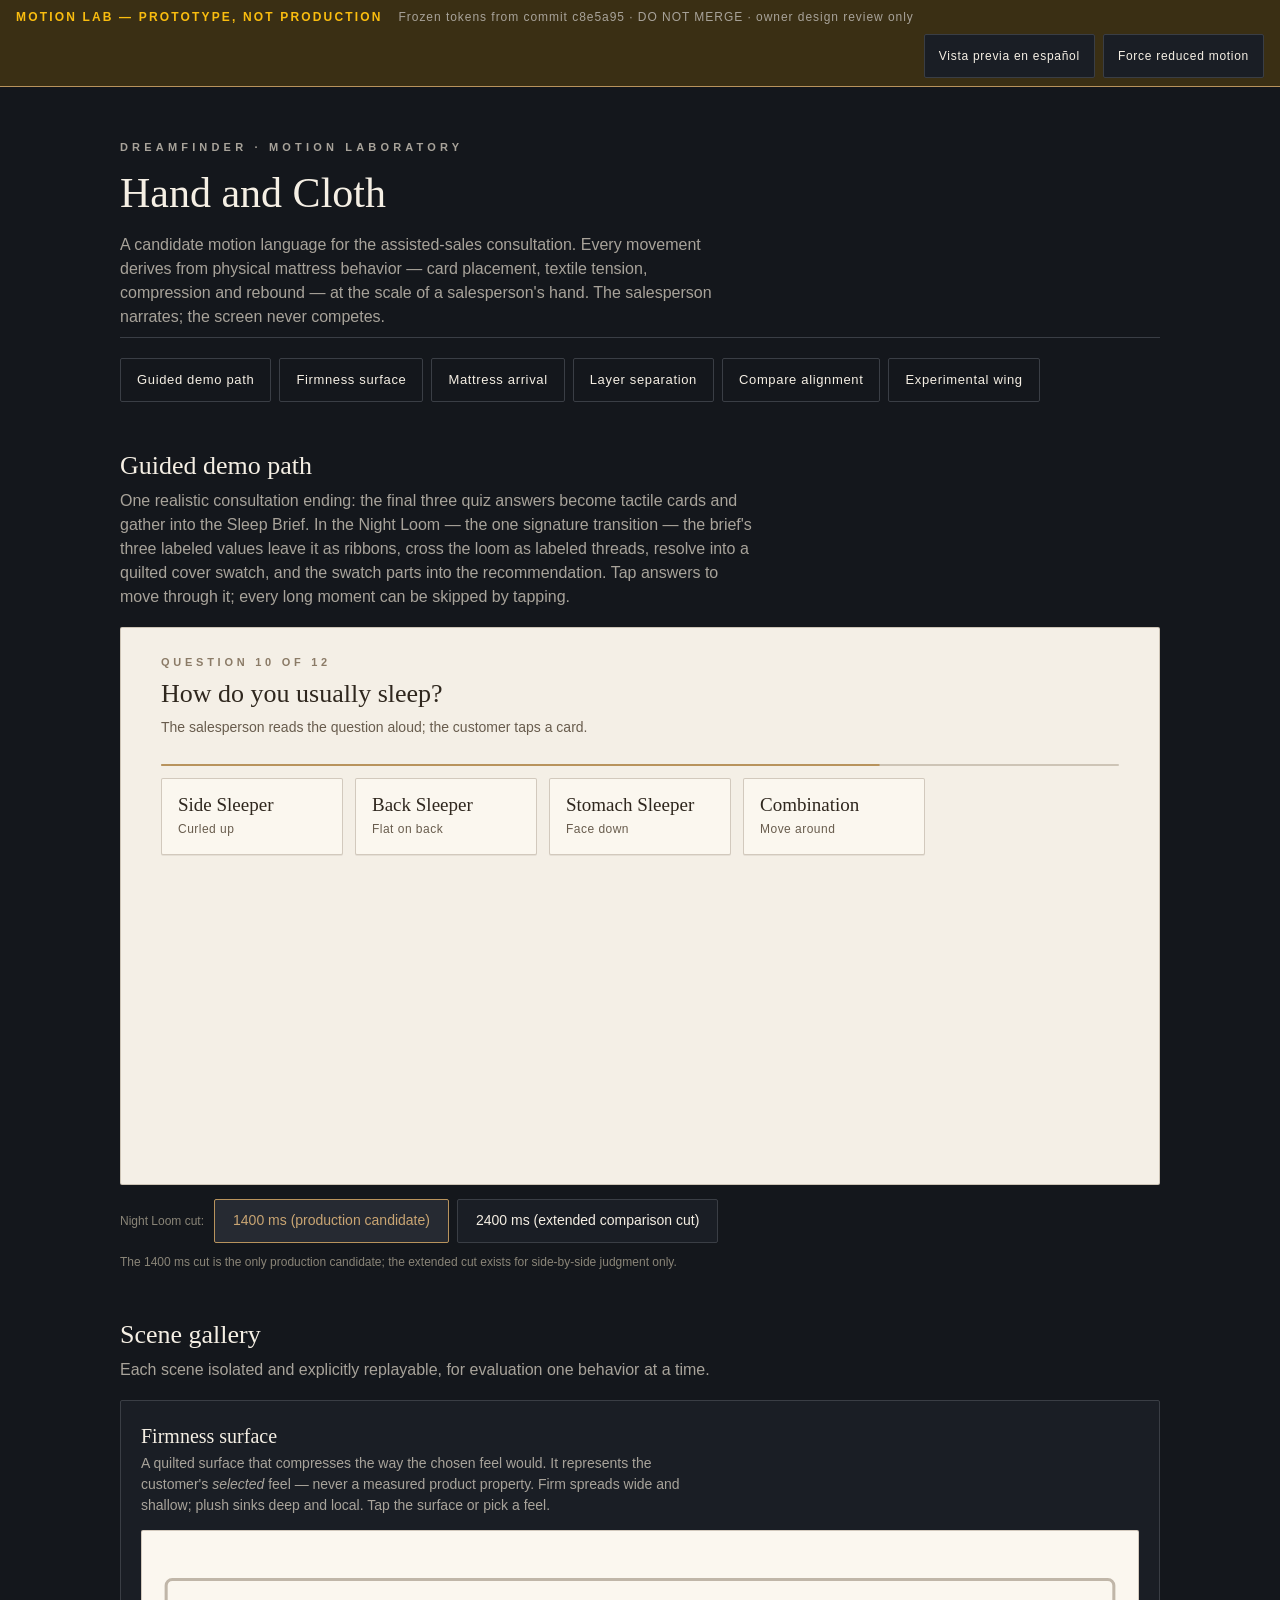
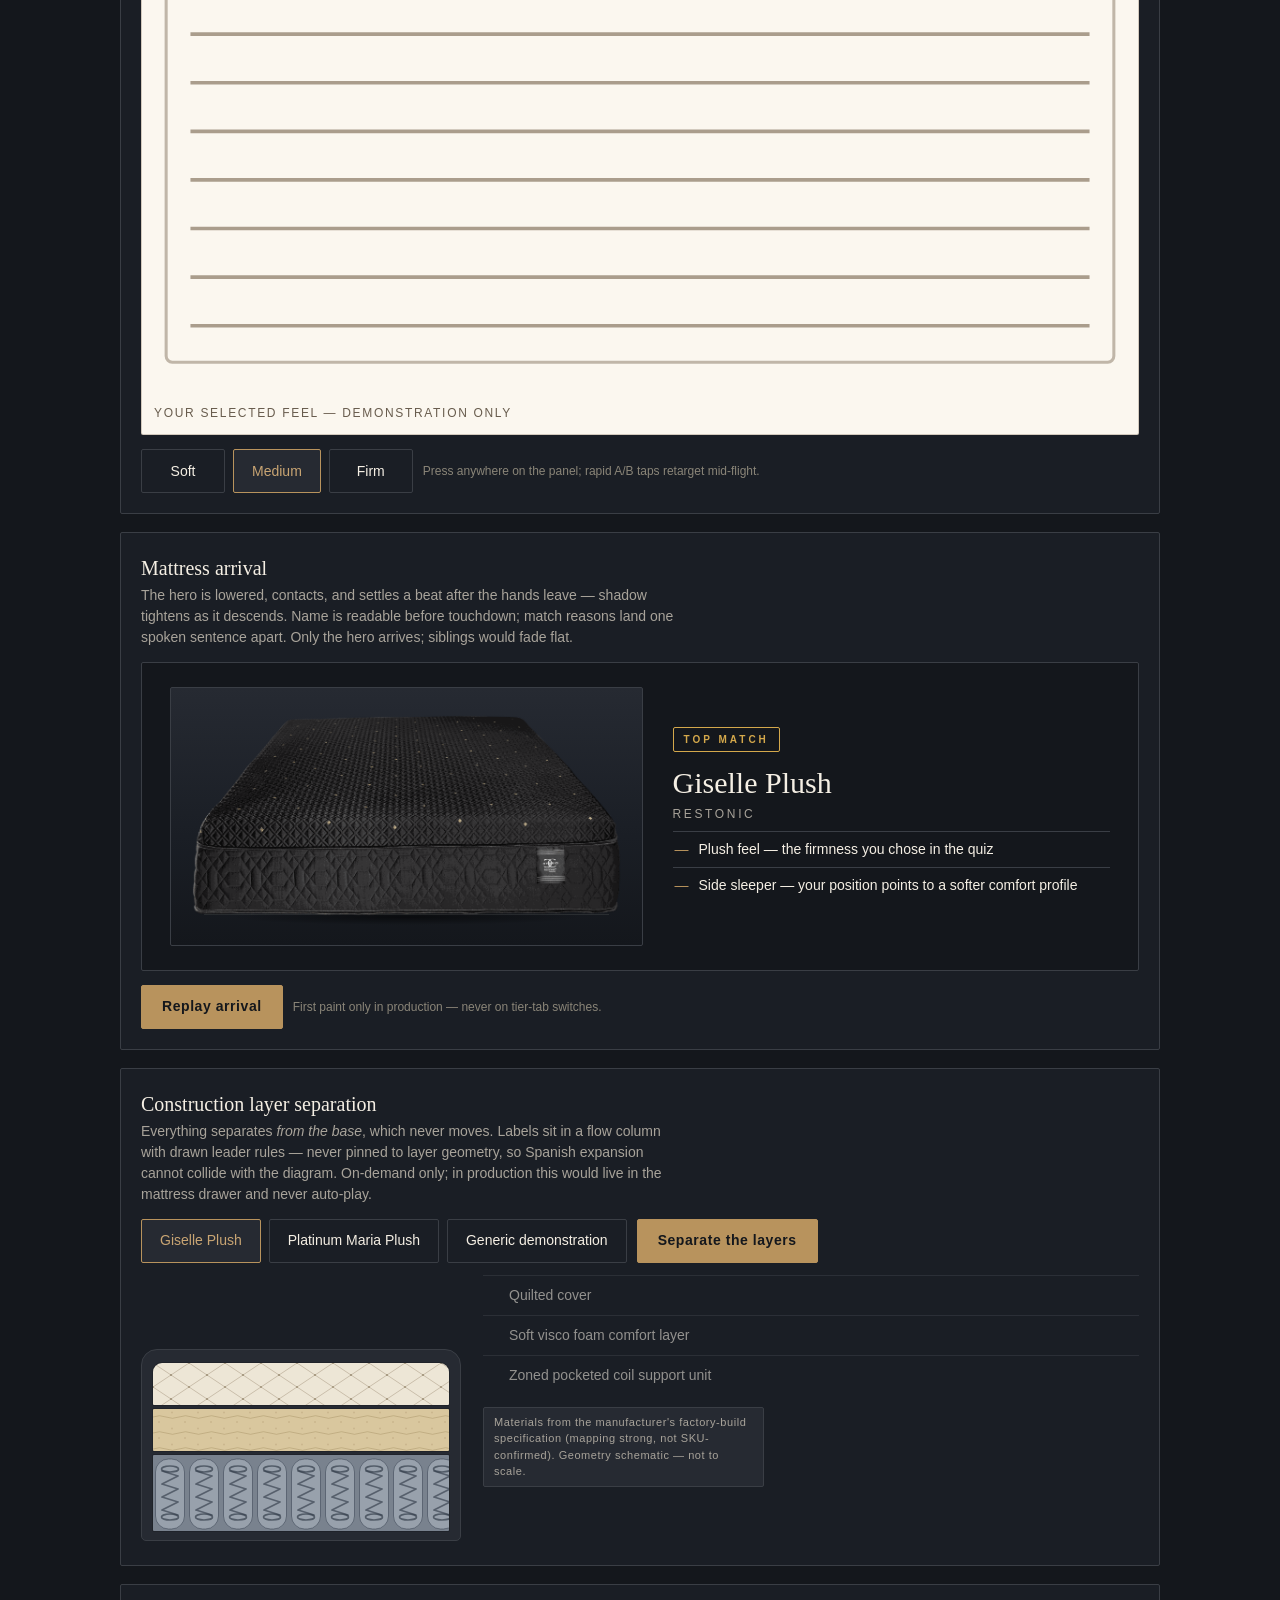
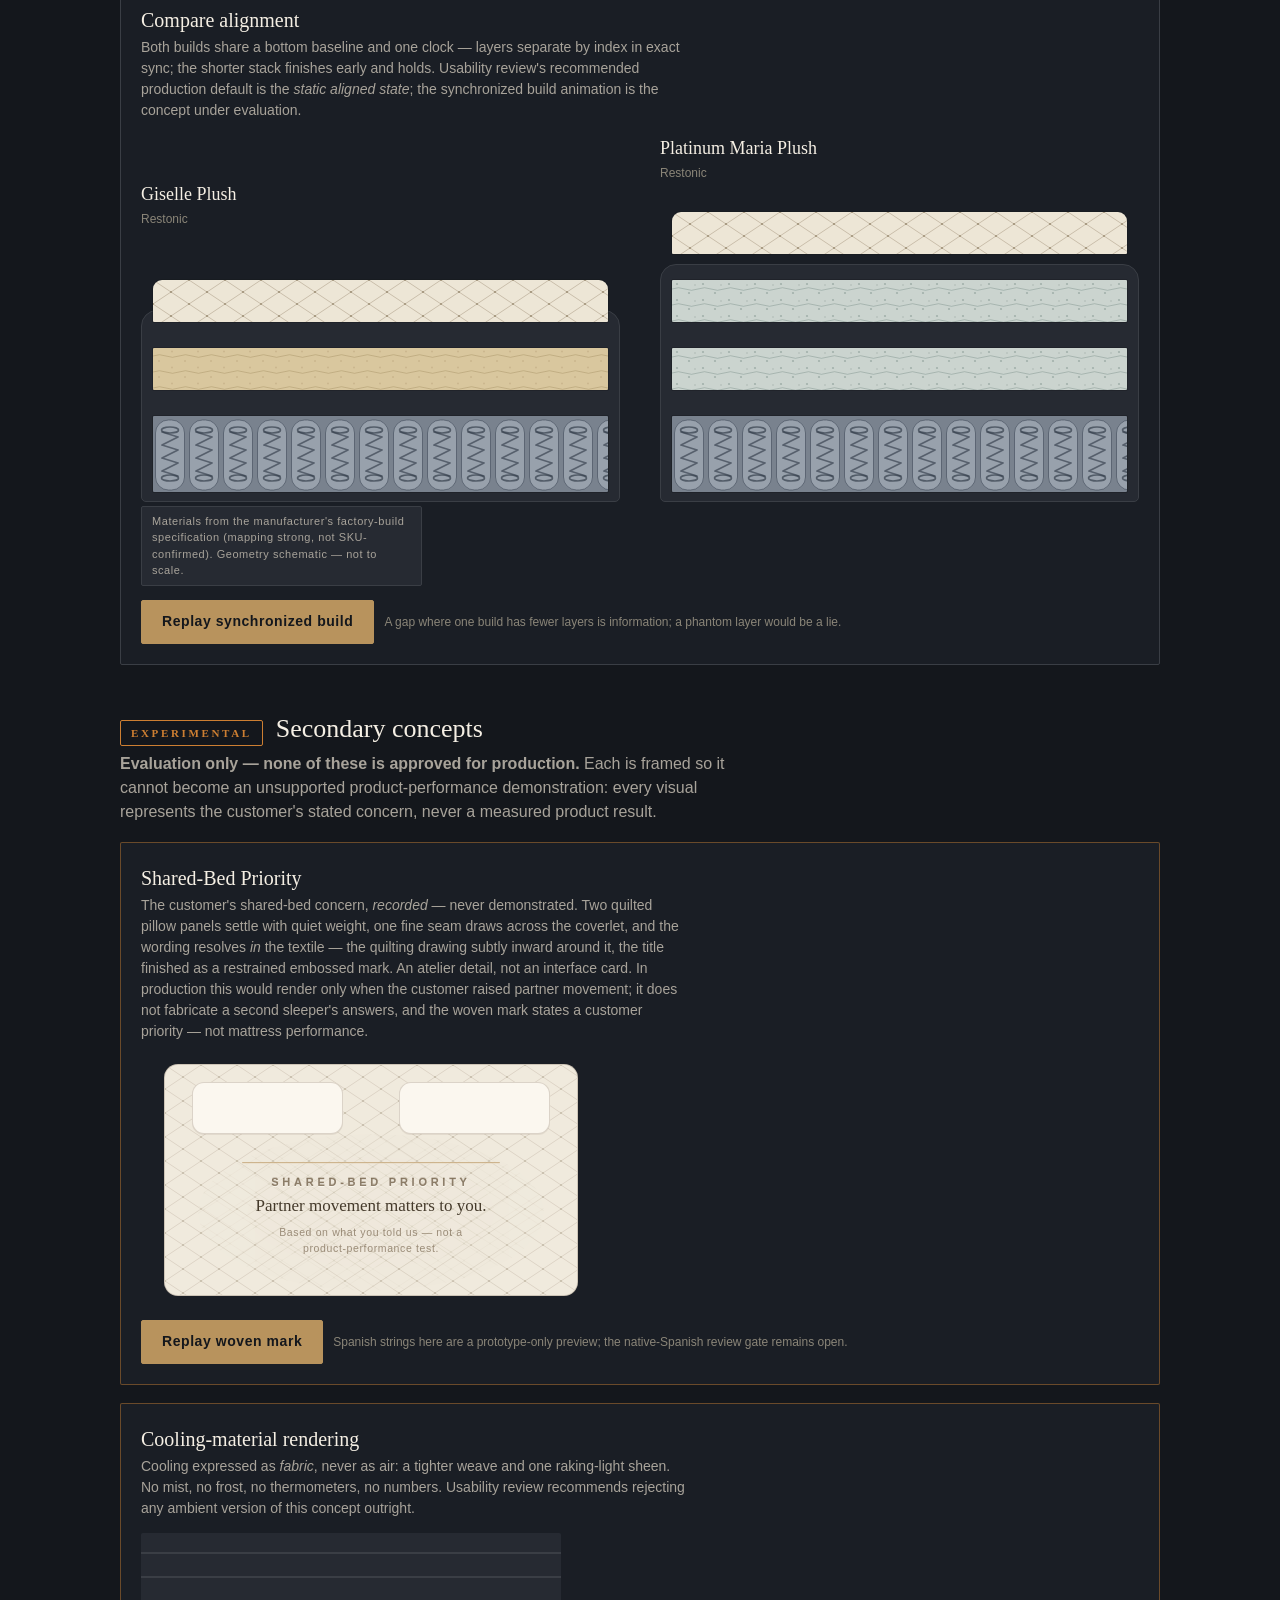
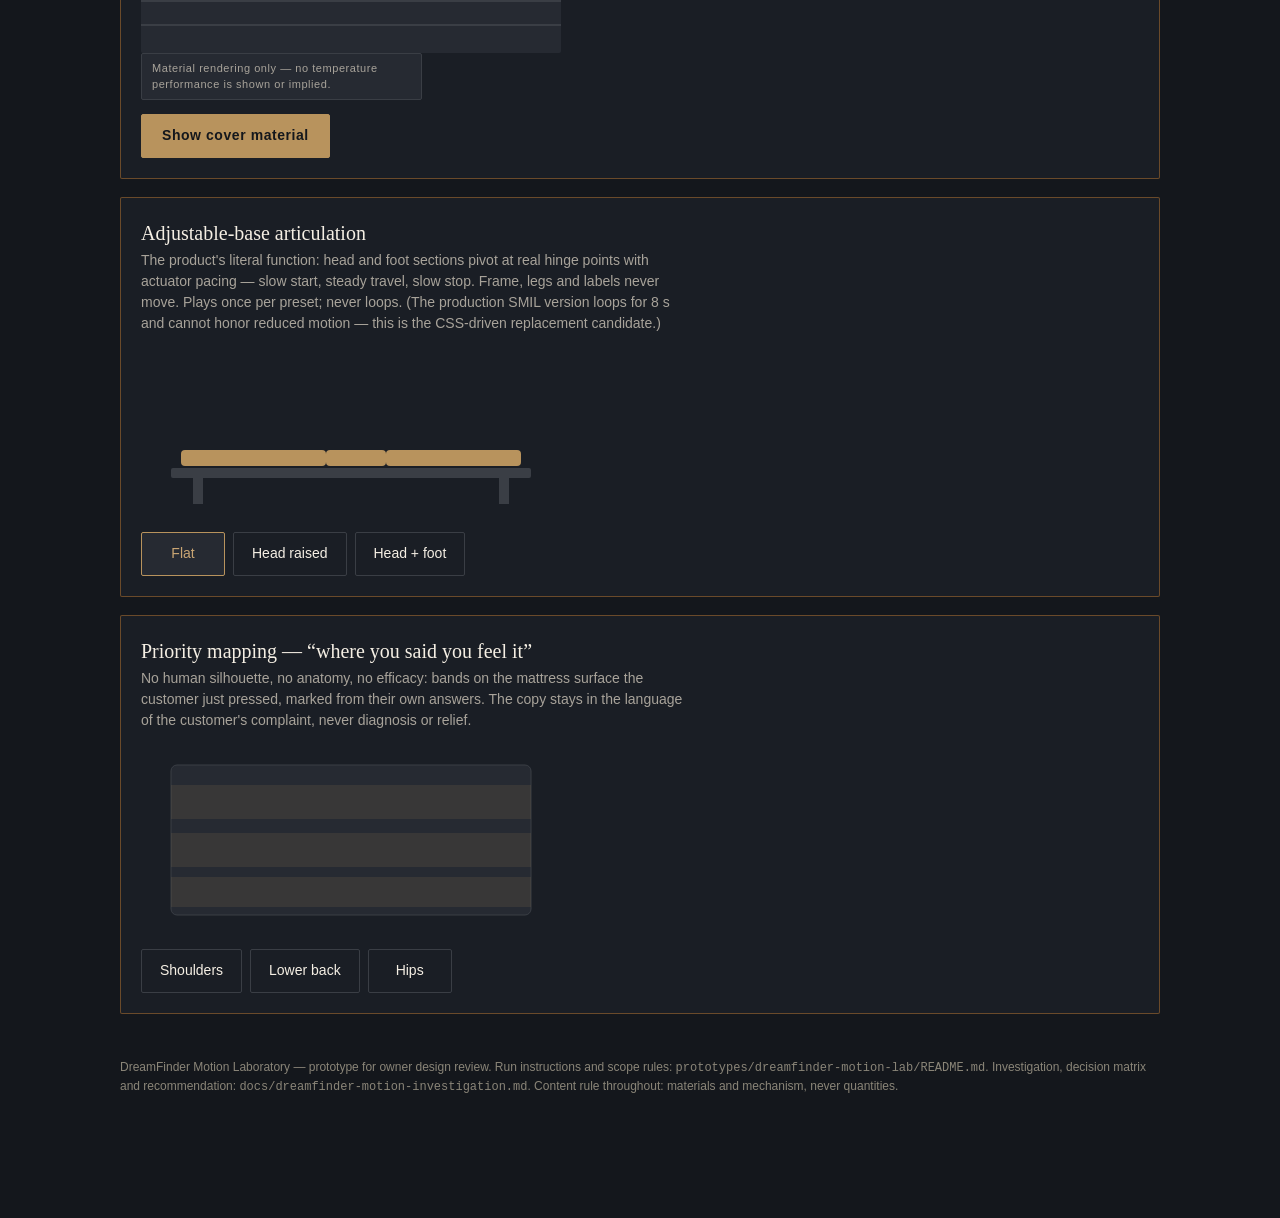
<file: prototypes/dreamfinder-motion-lab/index.html>
<!DOCTYPE html>
<!--
  DreamFinder Motion Laboratory — "Hand and Cloth"
  RESEARCH / PROTOTYPE ONLY — DO NOT MERGE.
  Not a Phase 1 implementation, not approved for production, never imported
  or executed by the production application. See README.md in this directory
  and docs/dreamfinder-motion-investigation.md at the repo root.
-->
<html lang="en">
<head>
  <meta charset="UTF-8">
  <meta name="viewport" content="width=device-width, initial-scale=1.0, viewport-fit=cover">
  <!-- Chrome auto-translate mangled Spanish review screenshots on the Phase 1
       prototypes; keep it off here too (PR #18 convention). -->
  <meta name="google" content="notranslate">
  <title>DreamFinder Motion Lab — Hand and Cloth (PROTOTYPE)</title>
  <link rel="stylesheet" href="motion-lab.css">
</head>
<body>

<!-- shared material-texture patterns for the construction strata and the loom
     cloth; referenced by fill="url(#...)" from the layer SVGs -->
<svg width="0" height="0" style="position:absolute" aria-hidden="true" focusable="false">
  <defs>
    <pattern id="mlPatQuilt" width="36" height="24" patternUnits="userSpaceOnUse">
      <rect width="36" height="24" fill="#EDE6D6"></rect>
      <path d="M0 0 L36 24 M36 0 L0 24" stroke="rgba(118,99,68,0.30)" stroke-width="1" fill="none"></path>
      <circle cx="0" cy="0" r="1.1" fill="rgba(118,99,68,0.5)"></circle>
      <circle cx="36" cy="0" r="1.1" fill="rgba(118,99,68,0.5)"></circle>
      <circle cx="0" cy="24" r="1.1" fill="rgba(118,99,68,0.5)"></circle>
      <circle cx="36" cy="24" r="1.1" fill="rgba(118,99,68,0.5)"></circle>
      <circle cx="18" cy="12" r="1.1" fill="rgba(118,99,68,0.5)"></circle>
    </pattern>
    <pattern id="mlPatQuiltTight" width="26" height="17" patternUnits="userSpaceOnUse">
      <rect width="26" height="17" fill="#EAE2D0"></rect>
      <path d="M0 0 L26 17 M26 0 L0 17" stroke="rgba(118,99,68,0.34)" stroke-width="1" fill="none"></path>
      <circle cx="0" cy="0" r="0.9" fill="rgba(118,99,68,0.5)"></circle>
      <circle cx="26" cy="0" r="0.9" fill="rgba(118,99,68,0.5)"></circle>
      <circle cx="0" cy="17" r="0.9" fill="rgba(118,99,68,0.5)"></circle>
      <circle cx="26" cy="17" r="0.9" fill="rgba(118,99,68,0.5)"></circle>
      <circle cx="13" cy="8.5" r="0.9" fill="rgba(118,99,68,0.5)"></circle>
    </pattern>
    <pattern id="mlPatFoam" width="26" height="16" patternUnits="userSpaceOnUse">
      <rect width="26" height="16" fill="#D9C79E"></rect>
      <path d="M0 8 Q6.5 5.4 13 8 T26 8" stroke="rgba(139,116,71,0.30)" stroke-width="1" fill="none"></path>
      <circle cx="6" cy="13" r="0.9" fill="rgba(139,116,71,0.22)"></circle>
      <circle cx="19" cy="3.5" r="0.9" fill="rgba(139,116,71,0.22)"></circle>
    </pattern>
    <pattern id="mlPatGel" width="26" height="16" patternUnits="userSpaceOnUse">
      <rect width="26" height="16" fill="#CBD4CF"></rect>
      <path d="M0 9 Q6.5 6.4 13 9 T26 9" stroke="rgba(84,110,102,0.30)" stroke-width="1" fill="none"></path>
      <circle cx="5" cy="4" r="1.1" fill="rgba(84,110,102,0.35)"></circle>
      <circle cx="17" cy="13" r="1.1" fill="rgba(84,110,102,0.35)"></circle>
      <circle cx="23" cy="5" r="0.8" fill="rgba(84,110,102,0.28)"></circle>
    </pattern>
    <pattern id="mlPatCoil" width="34" height="78" patternUnits="userSpaceOnUse">
      <rect width="34" height="78" fill="#79828E"></rect>
      <rect x="2.5" y="4" width="29" height="70" rx="13" fill="#98A1AC" stroke="rgba(62,72,86,0.6)" stroke-width="1"></rect>
      <path d="M9 16 L25 21 M25 21 L9 29 M9 29 L25 34 M25 34 L9 42 M9 42 L25 47 M25 47 L9 55 M9 55 L25 60"
        stroke="rgba(52,62,76,0.65)" stroke-width="1.7" fill="none" stroke-linecap="round"></path>
      <ellipse cx="17" cy="14" rx="8.5" ry="3" fill="none" stroke="rgba(52,62,76,0.7)" stroke-width="1.7"></ellipse>
      <ellipse cx="17" cy="62" rx="8.5" ry="3" fill="none" stroke="rgba(52,62,76,0.7)" stroke-width="1.7"></ellipse>
    </pattern>
    <pattern id="mlPatGenA" width="24" height="14" patternUnits="userSpaceOnUse">
      <rect width="24" height="14" fill="#C9CFD6"></rect>
      <path d="M0 7 H24" stroke="rgba(90,100,112,0.28)" stroke-width="1" fill="none"></path>
    </pattern>
    <pattern id="mlPatGenB" width="24" height="14" patternUnits="userSpaceOnUse">
      <rect width="24" height="14" fill="#AEB6BF"></rect>
      <path d="M0 14 L14 0 M10 14 L24 0" stroke="rgba(78,88,100,0.30)" stroke-width="1" fill="none"></path>
    </pattern>
    <pattern id="mlPatGenC" width="24" height="14" patternUnits="userSpaceOnUse">
      <rect width="24" height="14" fill="#8C949E"></rect>
      <circle cx="6" cy="4" r="1" fill="rgba(56,66,78,0.4)"></circle>
      <circle cx="18" cy="10" r="1" fill="rgba(56,66,78,0.4)"></circle>
    </pattern>
    <pattern id="mlPatBase" width="24" height="14" patternUnits="userSpaceOnUse">
      <rect width="24" height="14" fill="#6B655B"></rect>
      <path d="M0 14 L14 0" stroke="rgba(40,36,30,0.35)" stroke-width="1" fill="none"></path>
    </pattern>
    <pattern id="mlPatTick" width="16" height="16" patternUnits="userSpaceOnUse">
      <rect width="16" height="16" fill="#20242B"></rect>
      <path d="M0 0 L16 16 M16 0 L0 16" stroke="rgba(184,147,93,0.38)" stroke-width="1" fill="none"></path>
      <circle cx="8" cy="8" r="0.9" fill="rgba(184,147,93,0.5)"></circle>
    </pattern>
  </defs>
</svg>

<div class="ml-reviewbar" role="note" aria-label="Prototype status">
  <strong>MOTION LAB — PROTOTYPE, NOT PRODUCTION</strong>
  <span class="ml-rb-meta">Frozen tokens from commit c8e5a95 &middot; DO NOT MERGE &middot; owner design review only</span>
  <span class="ml-rb-controls">
    <button type="button" class="ml-toggle" id="mlLangToggle" aria-pressed="false" disabled>Vista previa en espa&ntilde;ol</button>
    <button type="button" class="ml-toggle" id="mlReducedToggle" aria-pressed="false" disabled>Force reduced motion</button>
  </span>
</div>

<div class="ml-wrap">

  <header class="ml-header">
    <p class="ml-eyebrow">DreamFinder &middot; motion laboratory</p>
    <h1>Hand and Cloth</h1>
    <p>A candidate motion language for the assisted-sales consultation. Every movement
    derives from physical mattress behavior — card placement, textile tension,
    compression and rebound — at the scale of a salesperson's hand. The salesperson
    narrates; the screen never competes.</p>
    <noscript><p><strong>JavaScript is off:</strong> every scene below renders its
    finished state statically. The guided sequence and replays need JavaScript.</p></noscript>
  </header>

  <nav class="ml-nav" aria-label="Scenes">
    <a href="#demo-path">Guided demo path</a>
    <a href="#scene-firmness">Firmness surface</a>
    <a href="#scene-arrival">Mattress arrival</a>
    <a href="#scene-layers">Layer separation</a>
    <a href="#scene-compare">Compare alignment</a>
    <a href="#experimental">Experimental wing</a>
  </nav>

  <div id="mlSelftestOut"></div>

  <!-- ==================== GUIDED DEMO PATH ==================== -->
  <section class="ml-section" id="demo-path" aria-labelledby="demoPathH">
    <h2 id="demoPathH">Guided demo path</h2>
    <p class="ml-sub">One realistic consultation ending: the final three quiz answers
    become tactile cards and gather into the Sleep Brief. In the Night Loom — the one
    signature transition — the brief's three labeled values leave it as ribbons, cross
    the loom as labeled threads, resolve into a quilted cover swatch, and the swatch
    parts into the recommendation. Tap answers to move through it; every long moment
    can be skipped by tapping.</p>

    <div class="ml-stage" id="mlStage">

      <!-- Step 1: sleep position (copy from data/quiz.json, frozen at c8e5a95) -->
      <div class="ml-step" id="mlStepQ1" data-step="q1">
        <p class="ml-q-eyebrow" data-i18n="q-count-1">Question 10 of 12</p>
        <h3 tabindex="-1" data-i18n="q1">How do you usually sleep?</h3>
        <p class="ml-q-help ml-note" data-i18n="q-help">The salesperson reads the question aloud; the customer taps a card.</p>
        <div class="ml-progress" aria-hidden="true"><span id="mlProgress" style="--ml-progress:0.75"></span></div>
        <div class="ml-cards" role="group" aria-labelledby="mlStepQ1">
          <button type="button" class="ml-card" data-answer="q1:side" aria-pressed="false" disabled>
            <span class="ml-card-label" data-i18n="a-side">Side Sleeper</span>
            <span class="ml-card-sub" data-i18n="a-side-sub">Curled up</span>
          </button>
          <button type="button" class="ml-card" data-answer="q1:back" aria-pressed="false" disabled>
            <span class="ml-card-label" data-i18n="a-back">Back Sleeper</span>
            <span class="ml-card-sub" data-i18n="a-back-sub">Flat on back</span>
          </button>
          <button type="button" class="ml-card" data-answer="q1:stomach" aria-pressed="false" disabled>
            <span class="ml-card-label" data-i18n="a-stomach">Stomach Sleeper</span>
            <span class="ml-card-sub" data-i18n="a-stomach-sub">Face down</span>
          </button>
          <button type="button" class="ml-card" data-answer="q1:combo" aria-pressed="false" disabled>
            <span class="ml-card-label" data-i18n="a-combo">Combination</span>
            <span class="ml-card-sub" data-i18n="a-combo-sub">Move around</span>
          </button>
        </div>
      </div>

      <!-- Step 2: temperature -->
      <div class="ml-step" id="mlStepQ2" data-step="q2" hidden>
        <p class="ml-q-eyebrow" data-i18n="q-count-2">Question 11 of 12</p>
        <h3 tabindex="-1" data-i18n="q2">How do you sleep temperature-wise?</h3>
        <p class="ml-q-help ml-note" data-i18n="q-help-2">Noted for the conversation — the brief records it, the products don't promise it.</p>
        <div class="ml-progress" aria-hidden="true"><span style="--ml-progress:0.83"></span></div>
        <div class="ml-cards" role="group" aria-labelledby="mlStepQ2">
          <button type="button" class="ml-card" data-answer="q2:hot" aria-pressed="false" disabled>
            <span class="ml-card-label" data-i18n="a-hot">I Sleep Hot</span>
            <span class="ml-card-sub" data-i18n="a-hot-sub">Night sweats, kick off covers</span>
          </button>
          <button type="button" class="ml-card" data-answer="q2:comfortable" aria-pressed="false" disabled>
            <span class="ml-card-label" data-i18n="a-comf">I'm Comfortable</span>
            <span class="ml-card-sub" data-i18n="a-comf-sub">No temperature issues</span>
          </button>
          <button type="button" class="ml-card" data-answer="q2:cold" aria-pressed="false" disabled>
            <span class="ml-card-label" data-i18n="a-cold">I Sleep Cold</span>
            <span class="ml-card-sub" data-i18n="a-cold-sub">Need blankets to warm up</span>
          </button>
        </div>
      </div>

      <!-- Step 3: preferred feel (the production slider, rendered as cards
           here so the card-table language can be evaluated on it) -->
      <div class="ml-step" id="mlStepQ3" data-step="q3" hidden>
        <p class="ml-q-eyebrow" data-i18n="q-count-3">Question 12 of 12</p>
        <h3 tabindex="-1" data-i18n="q3">What firmness level do you prefer?</h3>
        <p class="ml-q-help ml-note" data-i18n="q-help-3">Production uses a slider; the lab renders feel as cards to test the card language.</p>
        <div class="ml-progress" aria-hidden="true"><span style="--ml-progress:0.92"></span></div>
        <div class="ml-cards" role="group" aria-labelledby="mlStepQ3">
          <button type="button" class="ml-card" data-answer="q3:plush" aria-pressed="false" disabled>
            <span class="ml-card-label" data-i18n="a-plush">Plush</span>
            <span class="ml-card-sub" data-i18n="a-plush-sub">Soft, cradling feel</span>
          </button>
          <button type="button" class="ml-card" data-answer="q3:medium" aria-pressed="false" disabled>
            <span class="ml-card-label" data-i18n="a-medium">Medium</span>
            <span class="ml-card-sub" data-i18n="a-medium-sub">Balanced feel</span>
          </button>
          <button type="button" class="ml-card" data-answer="q3:firm" aria-pressed="false" disabled>
            <span class="ml-card-label" data-i18n="a-firm">Firm</span>
            <span class="ml-card-sub" data-i18n="a-firm-sub">Solid, minimal sink</span>
          </button>
        </div>
        <div class="ml-controls">
          <button type="button" class="ml-btn" id="mlGatherBtn" disabled data-i18n="btn-gather">Gather the Sleep Brief</button>
          <span class="ml-note" data-i18n="gather-note">The salesperson taps this while saying: &ldquo;So here's what you've told me.&rdquo;</span>
        </div>
      </div>

      <!-- Step 4: the Sleep Brief (gather target). Statically filled so the
           pre-JS state is complete; JS rewrites values from live answers. -->
      <div class="ml-step" id="mlStepBrief" data-step="brief" hidden>
        <div class="ml-brief is-shown" id="mlBrief">
          <p class="ml-q-eyebrow" data-i18n="brief-eyebrow">Sleep Brief</p>
          <h3 tabindex="-1" data-i18n="brief-h">What you told us</h3>
          <ul>
            <li class="ml-brief-enter" style="--d:0ms">
              <span class="ml-brief-k" data-i18n="brief-k1">Position</span>
              <span class="ml-brief-v" id="mlBriefV1" data-i18n="a-side">Side Sleeper</span>
            </li>
            <li class="ml-brief-enter" style="--d:70ms">
              <span class="ml-brief-k" data-i18n="brief-k2">Temperature</span>
              <span class="ml-brief-v" id="mlBriefV2" data-i18n="a-hot">I Sleep Hot</span>
            </li>
            <li class="ml-brief-enter" style="--d:140ms">
              <span class="ml-brief-k" data-i18n="brief-k3">Preferred feel</span>
              <span class="ml-brief-v" id="mlBriefV3" data-i18n="a-plush">Plush</span>
            </li>
          </ul>
        </div>
        <div class="ml-controls" style="justify-content:center">
          <button type="button" class="ml-btn" id="mlRevealBtn" disabled data-i18n="btn-reveal">Reveal the recommendation</button>
          <button type="button" class="ml-btn ml-btn--ghost" id="mlRegatherBtn" disabled data-i18n="btn-regather">Replay the gather</button>
        </div>
      </div>

      <!-- Step 5: Night Loom + arrival + why-it-fits + construction handoff.
           The full recommendation state — badge, name, brand, entire product
           image, fit reasons, primary action — shows at once, no nested
           scrolling (the stage grows via .is-reveal). -->
      <div class="ml-step" id="mlStepReveal" data-step="reveal" hidden>
        <div class="ml-arrival is-done" id="mlArrival">
          <div class="ml-reveal-grid">
            <div class="ml-plinth">
              <div class="ml-hero-img">
                <img id="mlHeroImg" src="assets/giselle-plush-smooth.png" alt="Giselle Plush mattress, isolated three-quarter view" width="920" height="433">
              </div>
              <div class="ml-hero-shadow" aria-hidden="true"></div>
              <div class="ml-plinth-floor" aria-hidden="true"></div>
            </div>
            <div class="ml-hero-info">
              <span class="ml-tier-badge" data-i18n="badge-top">Top Match</span>
              <h4 tabindex="-1" id="mlHeroName">Giselle Plush</h4>
              <p class="ml-hero-brand">Restonic</p>
              <ul class="ml-fit">
                <li style="--i:0" data-i18n="fit-1">Plush feel — the firmness you chose in the quiz</li>
                <li style="--i:1" data-i18n="fit-2">Side sleeper — your position points to a softer comfort profile</li>
                <li style="--i:2" data-i18n="fit-3">Sleeping hot is noted on your brief for the showroom conversation</li>
              </ul>
              <div class="ml-controls" style="margin-top:8px">
                <button type="button" class="ml-btn" id="mlToLayersBtn" disabled data-i18n="btn-construction">Show the construction</button>
                <button type="button" class="ml-btn ml-btn--ghost" id="mlReplayRevealBtn" disabled data-i18n="btn-replay-reveal">Replay reveal</button>
                <button type="button" class="ml-btn ml-btn--ghost" id="mlRestartBtn" disabled data-i18n="btn-restart">Restart demo</button>
              </div>
            </div>
          </div>
        </div>
      </div>

      <!-- Night Loom overlay (decorative; skip button carries the semantics) -->
      <div class="ml-loom" id="mlLoom" aria-hidden="true"></div>
      <button type="button" class="ml-loom-skip" id="mlLoomSkip" hidden>Skip transition</button>
    </div>

    <div class="ml-controls">
      <span class="ml-note">Night Loom cut:</span>
      <div class="ml-radiogroup" role="radiogroup" aria-label="Night Loom duration variant">
        <button type="button" class="ml-radio" role="radio" aria-checked="true" data-loomcut="1400" disabled>1400 ms (production candidate)</button>
        <button type="button" class="ml-radio" role="radio" aria-checked="false" data-loomcut="2400" disabled>2400 ms (extended comparison cut)</button>
      </div>
      <span class="ml-note">The 1400 ms cut is the only production candidate; the extended cut exists for side-by-side judgment only.</span>
    </div>
  </section>

  <!-- ==================== SCENE GALLERY ==================== -->
  <section class="ml-section" id="scene-gallery" aria-label="Scene gallery">
    <h2>Scene gallery</h2>
    <p class="ml-sub">Each scene isolated and explicitly replayable, for evaluation one
    behavior at a time.</p>

    <!-- Firmness surface -->
    <div class="ml-scene-card" id="scene-firmness">
      <h3 tabindex="-1">Firmness surface</h3>
      <p class="ml-sub" data-i18n="firm-sub">A quilted surface that compresses the way the chosen feel would.
      It represents the customer's <em>selected</em> feel — never a measured product property.
      Firm spreads wide and shallow; plush sinks deep and local. Tap the surface or pick a feel.</p>
      <div class="ml-firmness-panel" id="mlFirmPanel">
        <svg viewBox="0 0 320 150" id="mlFirmSvg" role="img" aria-label="Firmness demonstration surface: a quilted panel that compresses where pressed">
          <rect x="4" y="12" width="312" height="126" rx="2" fill="none" stroke="rgba(104,84,60,0.4)"></rect>
          <g id="mlFirmRows" stroke="rgba(104,84,60,0.55)" stroke-width="1.2" fill="none"></g>
          <ellipse id="mlFirmContact" cx="160" cy="70" rx="0" ry="0" fill="rgba(47,39,30,0.10)"></ellipse>
        </svg>
        <p class="ml-firmness-caption" data-i18n="firm-caption">Your selected feel &mdash; demonstration only</p>
      </div>
      <div class="ml-controls">
        <div class="ml-radiogroup" role="radiogroup" aria-label="Selected feel" id="mlFirmGroup">
          <button type="button" class="ml-radio" role="radio" aria-checked="false" data-feel="soft" disabled data-i18n="feel-soft">Soft</button>
          <button type="button" class="ml-radio" role="radio" aria-checked="true" data-feel="medium" disabled data-i18n="feel-medium">Medium</button>
          <button type="button" class="ml-radio" role="radio" aria-checked="false" data-feel="firm" disabled data-i18n="feel-firm">Firm</button>
        </div>
        <span class="ml-note" data-i18n="firm-note">Press anywhere on the panel; rapid A/B taps retarget mid-flight.</span>
      </div>
      <div class="ml-static-firmness" id="mlFirmStatic" aria-hidden="false">
        <figure><svg viewBox="0 0 200 100" data-staticfeel="soft"></svg><figcaption data-i18n="static-soft">Soft — deep, local sink</figcaption></figure>
        <figure><svg viewBox="0 0 200 100" data-staticfeel="medium"></svg><figcaption data-i18n="static-medium">Medium — balanced sink</figcaption></figure>
        <figure><svg viewBox="0 0 200 100" data-staticfeel="firm"></svg><figcaption data-i18n="static-firm">Firm — shallow, broad response</figcaption></figure>
      </div>
    </div>

    <!-- Mattress arrival -->
    <div class="ml-scene-card" id="scene-arrival">
      <h3 tabindex="-1">Mattress arrival</h3>
      <p class="ml-sub">The hero is lowered, contacts, and settles a beat after the hands
      leave — shadow tightens as it descends. Name is readable before touchdown; match
      reasons land one spoken sentence apart. Only the hero arrives; siblings would fade flat.</p>
      <div class="ml-stage is-dark" style="height:auto;padding:24px 18px">
        <div class="ml-arrival is-done" id="mlArrivalSolo">
          <div class="ml-reveal-grid">
            <div class="ml-plinth">
              <div class="ml-hero-img">
                <img src="assets/giselle-plush-smooth.png" alt="Giselle Plush mattress, isolated three-quarter view" width="920" height="433">
              </div>
              <div class="ml-hero-shadow" aria-hidden="true"></div>
              <div class="ml-plinth-floor" aria-hidden="true"></div>
            </div>
            <div class="ml-hero-info">
              <span class="ml-tier-badge" data-i18n="badge-top">Top Match</span>
              <h4 tabindex="-1">Giselle Plush</h4>
              <p class="ml-hero-brand">Restonic</p>
              <ul class="ml-fit">
                <li style="--i:0" data-i18n="fit-1">Plush feel — the firmness you chose in the quiz</li>
                <li style="--i:1" data-i18n="fit-2">Side sleeper — your position points to a softer comfort profile</li>
              </ul>
            </div>
          </div>
        </div>
      </div>
      <div class="ml-controls">
        <button type="button" class="ml-btn" id="mlArrivalReplay" disabled>Replay arrival</button>
        <span class="ml-note">First paint only in production — never on tier-tab switches.</span>
      </div>
    </div>

    <!-- Layer separation -->
    <div class="ml-scene-card" id="scene-layers">
      <h3 tabindex="-1">Construction layer separation</h3>
      <p class="ml-sub">Everything separates <em>from the base</em>, which never moves.
      Labels sit in a flow column with drawn leader rules — never pinned to layer
      geometry, so Spanish expansion cannot collide with the diagram. On-demand only;
      in production this would live in the mattress drawer and never auto-play.</p>
      <div class="ml-controls" style="margin-top:0;margin-bottom:12px">
        <div class="ml-radiogroup" role="radiogroup" aria-label="Model" id="mlLayerModelGroup">
          <button type="button" class="ml-radio" role="radio" aria-checked="true" data-model="giselle" disabled>Giselle Plush</button>
          <button type="button" class="ml-radio" role="radio" aria-checked="false" data-model="maria" disabled>Platinum Maria Plush</button>
          <button type="button" class="ml-radio" role="radio" aria-checked="false" data-model="generic" disabled data-i18n="model-generic">Generic demonstration</button>
        </div>
        <button type="button" class="ml-btn" id="mlExplodeBtn" aria-pressed="false" disabled data-i18n="btn-explode">Separate the layers</button>
      </div>

      <div class="ml-layers-ui" id="mlLayersGiselle" data-model="giselle">
        <div class="ml-layers-wrap">
          <div class="ml-layerstack" aria-hidden="true">
            <div class="ml-mattress-shell">
              <div class="ml-layer ml-layer--quilt" style="--i:0;--ri:2;--lift:2"><svg aria-hidden="true" focusable="false"><rect width="100%" height="100%" fill="url(#mlPatQuilt)"></rect></svg></div>
              <div class="ml-layer ml-layer--foam" style="--i:1;--ri:1;--lift:1"><svg aria-hidden="true" focusable="false"><rect width="100%" height="100%" fill="url(#mlPatFoam)"></rect></svg></div>
              <div class="ml-layer ml-layer--coil" style="--i:2;--ri:0;--lift:0"><svg aria-hidden="true" focusable="false"><rect width="100%" height="100%" fill="url(#mlPatCoil)"></rect></svg></div>
            </div>
          </div>
          <div class="ml-layers-labels">
            <ol>
              <li style="--i:0" data-i18n="lyr-quilt">Quilted cover</li>
              <li style="--i:1" data-i18n="lyr-visco">Soft visco foam comfort layer</li>
              <li style="--i:2" data-i18n="lyr-coil">Zoned pocketed coil support unit</li>
            </ol>
            <p class="ml-chip--dark ml-chip" data-i18n="chip-spec">Materials from the manufacturer's factory-build
            specification (mapping strong, not SKU-confirmed). Geometry schematic &mdash; not to scale.</p>
          </div>
        </div>
      </div>

      <div class="ml-layers-ui" id="mlLayersMaria" data-model="maria" hidden>
        <div class="ml-layers-wrap">
          <div class="ml-layerstack" aria-hidden="true">
            <div class="ml-mattress-shell">
              <div class="ml-layer ml-layer--quilt" style="--i:0;--ri:3;--lift:3"><svg aria-hidden="true" focusable="false"><rect width="100%" height="100%" fill="url(#mlPatQuilt)"></rect></svg></div>
              <div class="ml-layer ml-layer--gel" style="--i:1;--ri:2;--lift:2"><svg aria-hidden="true" focusable="false"><rect width="100%" height="100%" fill="url(#mlPatGel)"></rect></svg></div>
              <div class="ml-layer ml-layer--gel" style="--i:2;--ri:1;--lift:1"><svg aria-hidden="true" focusable="false"><rect width="100%" height="100%" fill="url(#mlPatGel)"></rect></svg></div>
              <div class="ml-layer ml-layer--coil" style="--i:3;--ri:0;--lift:0"><svg aria-hidden="true" focusable="false"><rect width="100%" height="100%" fill="url(#mlPatCoil)"></rect></svg></div>
            </div>
          </div>
          <div class="ml-layers-labels">
            <ol>
              <li style="--i:0" data-i18n="lyr-wool">Wool-blend quilted box top</li>
              <li style="--i:1" data-i18n="lyr-gel-u">Gel-infused visco foam &mdash; upper</li>
              <li style="--i:2" data-i18n="lyr-gel-l">Gel-infused visco foam &mdash; lower</li>
              <li style="--i:3" data-i18n="lyr-coil">Zoned pocketed coil support unit</li>
            </ol>
            <p class="ml-chip--dark ml-chip" data-i18n="chip-spec">Materials from the manufacturer's factory-build
            specification (mapping strong, not SKU-confirmed). Geometry schematic &mdash; not to scale.</p>
          </div>
        </div>
      </div>

      <div class="ml-layers-ui" id="mlLayersGeneric" data-model="generic" hidden>
        <div class="ml-layers-wrap">
          <div class="ml-layerstack" aria-hidden="true">
            <div class="ml-mattress-shell">
              <div class="ml-layer ml-layer--generic-a" style="--i:0;--ri:3;--lift:3"><svg aria-hidden="true" focusable="false"><rect width="100%" height="100%" fill="url(#mlPatGenA)"></rect></svg></div>
              <div class="ml-layer ml-layer--generic-b" style="--i:1;--ri:2;--lift:2"><svg aria-hidden="true" focusable="false"><rect width="100%" height="100%" fill="url(#mlPatGenB)"></rect></svg></div>
              <div class="ml-layer ml-layer--generic-c" style="--i:2;--ri:1;--lift:1"><svg aria-hidden="true" focusable="false"><rect width="100%" height="100%" fill="url(#mlPatGenC)"></rect></svg></div>
              <div class="ml-layer ml-layer--base" style="--i:3;--ri:0;--lift:0"><svg aria-hidden="true" focusable="false"><rect width="100%" height="100%" fill="url(#mlPatBase)"></rect></svg></div>
            </div>
          </div>
          <div class="ml-layers-labels">
            <ol>
              <li style="--i:0" data-i18n="lyr-gen-comfort">Comfort layer</li>
              <li style="--i:1" data-i18n="lyr-gen-transition">Transition layer</li>
              <li style="--i:2" data-i18n="lyr-gen-core">Support core</li>
              <li style="--i:3" data-i18n="lyr-gen-base">Base layer</li>
            </ol>
            <p class="ml-chip--dark ml-chip" data-i18n="chip-demo">Construction demonstration &mdash; a general
            mattress build, not this model's specification.</p>
          </div>
        </div>
      </div>
    </div>

    <!-- Compare alignment -->
    <div class="ml-scene-card" id="scene-compare">
      <h3 tabindex="-1">Compare alignment</h3>
      <p class="ml-sub">Both builds share a bottom baseline and one clock — layers
      separate by index in exact sync; the shorter stack finishes early and holds.
      Usability review's recommended production default is the <em>static aligned
      state</em>; the synchronized build animation is the concept under evaluation.</p>
      <div class="ml-compare" id="mlCompare">
        <div class="ml-compare-col">
          <h4>Giselle Plush</h4>
          <span class="ml-note">Restonic</span>
          <div class="ml-layerstack is-exploded" data-side="a" aria-hidden="true">
            <div class="ml-mattress-shell">
              <div class="ml-layer ml-layer--quilt" style="--i:0;--ri:2;--lift:2"><svg aria-hidden="true" focusable="false"><rect width="100%" height="100%" fill="url(#mlPatQuilt)"></rect></svg></div>
              <div class="ml-layer ml-layer--foam" style="--i:1;--ri:1;--lift:1"><svg aria-hidden="true" focusable="false"><rect width="100%" height="100%" fill="url(#mlPatFoam)"></rect></svg></div>
              <div class="ml-layer ml-layer--coil" style="--i:2;--ri:0;--lift:0"><svg aria-hidden="true" focusable="false"><rect width="100%" height="100%" fill="url(#mlPatCoil)"></rect></svg></div>
            </div>
          </div>
        </div>
        <div class="ml-compare-col">
          <h4>Platinum Maria Plush</h4>
          <span class="ml-note">Restonic</span>
          <div class="ml-layerstack is-exploded" data-side="b" aria-hidden="true">
            <div class="ml-mattress-shell">
              <div class="ml-layer ml-layer--quilt" style="--i:0;--ri:3;--lift:3"><svg aria-hidden="true" focusable="false"><rect width="100%" height="100%" fill="url(#mlPatQuilt)"></rect></svg></div>
              <div class="ml-layer ml-layer--gel" style="--i:1;--ri:2;--lift:2"><svg aria-hidden="true" focusable="false"><rect width="100%" height="100%" fill="url(#mlPatGel)"></rect></svg></div>
              <div class="ml-layer ml-layer--gel" style="--i:2;--ri:1;--lift:1"><svg aria-hidden="true" focusable="false"><rect width="100%" height="100%" fill="url(#mlPatGel)"></rect></svg></div>
              <div class="ml-layer ml-layer--coil" style="--i:3;--ri:0;--lift:0"><svg aria-hidden="true" focusable="false"><rect width="100%" height="100%" fill="url(#mlPatCoil)"></rect></svg></div>
            </div>
          </div>
        </div>
      </div>
      <p class="ml-chip--dark ml-chip" data-i18n="chip-spec">Materials from the manufacturer's factory-build
      specification (mapping strong, not SKU-confirmed). Geometry schematic &mdash; not to scale.</p>
      <div class="ml-controls">
        <button type="button" class="ml-btn" id="mlCompareReplay" disabled>Replay synchronized build</button>
        <span class="ml-note">A gap where one build has fewer layers is information; a phantom layer would be a lie.</span>
      </div>
    </div>
  </section>

  <!-- ==================== EXPERIMENTAL WING ==================== -->
  <section class="ml-section ml-exp" id="experimental" aria-labelledby="expH">
    <h2 id="expH"><span class="ml-exp-flag">Experimental</span> &nbsp;Secondary concepts</h2>
    <p class="ml-sub"><strong>Evaluation only — none of these is approved for production.</strong>
    Each is framed so it cannot become an unsupported product-performance demonstration:
    every visual represents the customer's stated concern, never a measured product result.</p>

    <div class="ml-scene-card">
      <h3 tabindex="-1">Shared-Bed Priority</h3>
      <p class="ml-sub">The customer's shared-bed concern, <em>recorded</em> — never demonstrated.
      Two quilted pillow panels settle with quiet weight, one fine seam draws across the
      coverlet, and the wording resolves <em>in</em> the textile — the quilting drawing
      subtly inward around it, the title finished as a restrained embossed mark. An atelier
      detail, not an interface card. In production this would render only when the customer
      raised partner movement; it does not fabricate a second sleeper's answers, and the
      woven mark states a customer priority — not mattress performance.</p>
      <div class="ml-sharedbed is-done" id="mlSharedBed">
        <div class="ml-sb-bed" aria-hidden="true">
          <svg aria-hidden="true" focusable="false">
            <rect width="100%" height="100%" fill="url(#mlPatQuilt)"></rect>
            <ellipse class="ml-sb-cinch ml-sb-cinch--outer" cx="50%" cy="64%" rx="42%" ry="34%" fill="url(#mlPatQuiltTight)"></ellipse>
            <ellipse class="ml-sb-cinch ml-sb-cinch--inner" cx="50%" cy="64%" rx="30%" ry="24%" fill="url(#mlPatQuiltTight)"></ellipse>
          </svg>
        </div>
        <div class="ml-sb-pillow ml-sb-pillow--l" aria-hidden="true"></div>
        <div class="ml-sb-pillow ml-sb-pillow--r" aria-hidden="true"></div>
        <div class="ml-sb-seam" aria-hidden="true"></div>
        <div class="ml-sb-mark">
          <span class="ml-sb-title" data-i18n="sb-title">Shared-bed priority</span>
          <span class="ml-sb-line" data-i18n="sb-concern">Partner movement matters to you.</span>
          <span class="ml-sb-quiet" data-i18n="sb-chip">Based on what you told us &mdash; not a product-performance test.</span>
        </div>
      </div>
      <div class="ml-controls">
        <button type="button" class="ml-btn" id="mlSharedBedReplay" disabled data-i18n="btn-sb-replay">Replay woven mark</button>
        <span class="ml-note">Spanish strings here are a prototype-only preview; the native-Spanish review gate remains open.</span>
      </div>
    </div>

    <div class="ml-scene-card">
      <h3 tabindex="-1">Cooling-material rendering</h3>
      <p class="ml-sub">Cooling expressed as <em>fabric</em>, never as air: a tighter
      weave and one raking-light sheen. No mist, no frost, no thermometers, no numbers.
      Usability review recommends rejecting any ambient version of this concept outright.</p>
      <div class="ml-cool-swatch" id="mlCoolSwatch">
        <svg viewBox="0 0 420 120" role="img" aria-label="Textile swatch rendering">
          <rect width="420" height="120" fill="#262A32"></rect>
          <g stroke="#3A3E45" stroke-width="2">
            <path d="M0 20 H420 M0 44 H420 M0 68 H420 M0 92 H420"></path>
          </g>
          <g class="ml-cool-tight" stroke="#4E5866" stroke-width="1">
            <path d="M0 12 H420 M0 28 H420 M0 36 H420 M0 52 H420 M0 60 H420 M0 76 H420 M0 84 H420 M0 100 H420 M0 108 H420"></path>
          </g>
        </svg>
        <div class="ml-cool-sheen" aria-hidden="true"></div>
      </div>
      <p class="ml-chip--dark ml-chip" data-i18n="chip-cool">Material rendering only &mdash; no temperature
      performance is shown or implied.</p>
      <div class="ml-controls">
        <button type="button" class="ml-btn" id="mlCoolBtn" disabled data-i18n="btn-cool">Show cover material</button>
      </div>
    </div>

    <div class="ml-scene-card">
      <h3 tabindex="-1">Adjustable-base articulation</h3>
      <p class="ml-sub">The product's literal function: head and foot sections pivot at
      real hinge points with actuator pacing — slow start, steady travel, slow stop.
      Frame, legs and labels never move. Plays once per preset; never loops. (The
      production SMIL version loops for 8 s and cannot honor reduced motion — this is
      the CSS-driven replacement candidate.)</p>
      <div class="ml-basefig">
        <svg viewBox="0 0 420 170" role="img" aria-label="Adjustable base demonstration: head and foot sections raise and lower">
          <rect x="30" y="120" width="360" height="10" rx="2" fill="#3A3E45"></rect>
          <rect x="52" y="130" width="10" height="26" fill="#3A3E45"></rect>
          <rect x="358" y="130" width="10" height="26" fill="#3A3E45"></rect>
          <g class="ml-base-head" id="mlBaseHead" style="transform-origin:185px 116px">
            <rect x="40" y="102" width="145" height="16" rx="4" fill="#B8935D"></rect>
          </g>
          <rect x="185" y="102" width="60" height="16" rx="4" fill="#B8935D"></rect>
          <g class="ml-base-foot" id="mlBaseFoot" style="transform-origin:245px 116px">
            <rect x="245" y="102" width="135" height="16" rx="4" fill="#B8935D"></rect>
          </g>
        </svg>
      </div>
      <div class="ml-controls">
        <div class="ml-radiogroup" role="radiogroup" aria-label="Base position" id="mlBaseGroup">
          <button type="button" class="ml-radio" role="radio" aria-checked="true" data-pose="flat" disabled data-i18n="pose-flat">Flat</button>
          <button type="button" class="ml-radio" role="radio" aria-checked="false" data-pose="head" disabled data-i18n="pose-head">Head raised</button>
          <button type="button" class="ml-radio" role="radio" aria-checked="false" data-pose="both" disabled data-i18n="pose-both">Head + foot</button>
        </div>
      </div>
    </div>

    <div class="ml-scene-card">
      <h3 tabindex="-1">Priority mapping — &ldquo;where you said you feel it&rdquo;</h3>
      <p class="ml-sub">No human silhouette, no anatomy, no efficacy: bands on the
      mattress surface the customer just pressed, marked from their own answers. The
      copy stays in the language of the customer's complaint, never diagnosis or relief.</p>
      <div class="ml-basefig">
        <svg viewBox="0 0 420 190" role="img" aria-label="Mattress surface with bands marking the areas the customer mentioned">
          <rect x="30" y="20" width="360" height="150" rx="6" fill="#262A32" stroke="#3A3E45"></rect>
          <rect class="ml-zone-band" id="mlZoneShoulders" x="30" y="40" width="360" height="34" fill="#B8935D"></rect>
          <rect class="ml-zone-band" id="mlZoneBack" x="30" y="88" width="360" height="34" fill="#B8935D"></rect>
          <rect class="ml-zone-band" id="mlZoneHips" x="30" y="132" width="360" height="30" fill="#B8935D"></rect>
        </svg>
      </div>
      <div class="ml-controls">
        <div class="ml-radiogroup" role="group" aria-label="Areas the customer mentioned" id="mlZoneGroup">
          <button type="button" class="ml-radio" aria-pressed="false" data-zone="mlZoneShoulders" disabled data-i18n="zone-shoulders">Shoulders</button>
          <button type="button" class="ml-radio" aria-pressed="false" data-zone="mlZoneBack" disabled data-i18n="zone-back">Lower back</button>
          <button type="button" class="ml-radio" aria-pressed="false" data-zone="mlZoneHips" disabled data-i18n="zone-hips">Hips</button>
        </div>
      </div>
    </div>
  </section>

  <footer class="ml-section">
    <p class="ml-note">DreamFinder Motion Laboratory &mdash; prototype for owner design review.
    Run instructions and scope rules: <code>prototypes/dreamfinder-motion-lab/README.md</code>.
    Investigation, decision matrix and recommendation:
    <code>docs/dreamfinder-motion-investigation.md</code>. Content rule throughout:
    materials and mechanism, never quantities.</p>
  </footer>

</div>

<div class="sr-only" aria-live="polite" id="mlLive"></div>

<script src="scene-runner.js"></script>
<script src="motion-lab.js"></script>
<script src="selftest.js"></script>
</body>
</html>
</file>
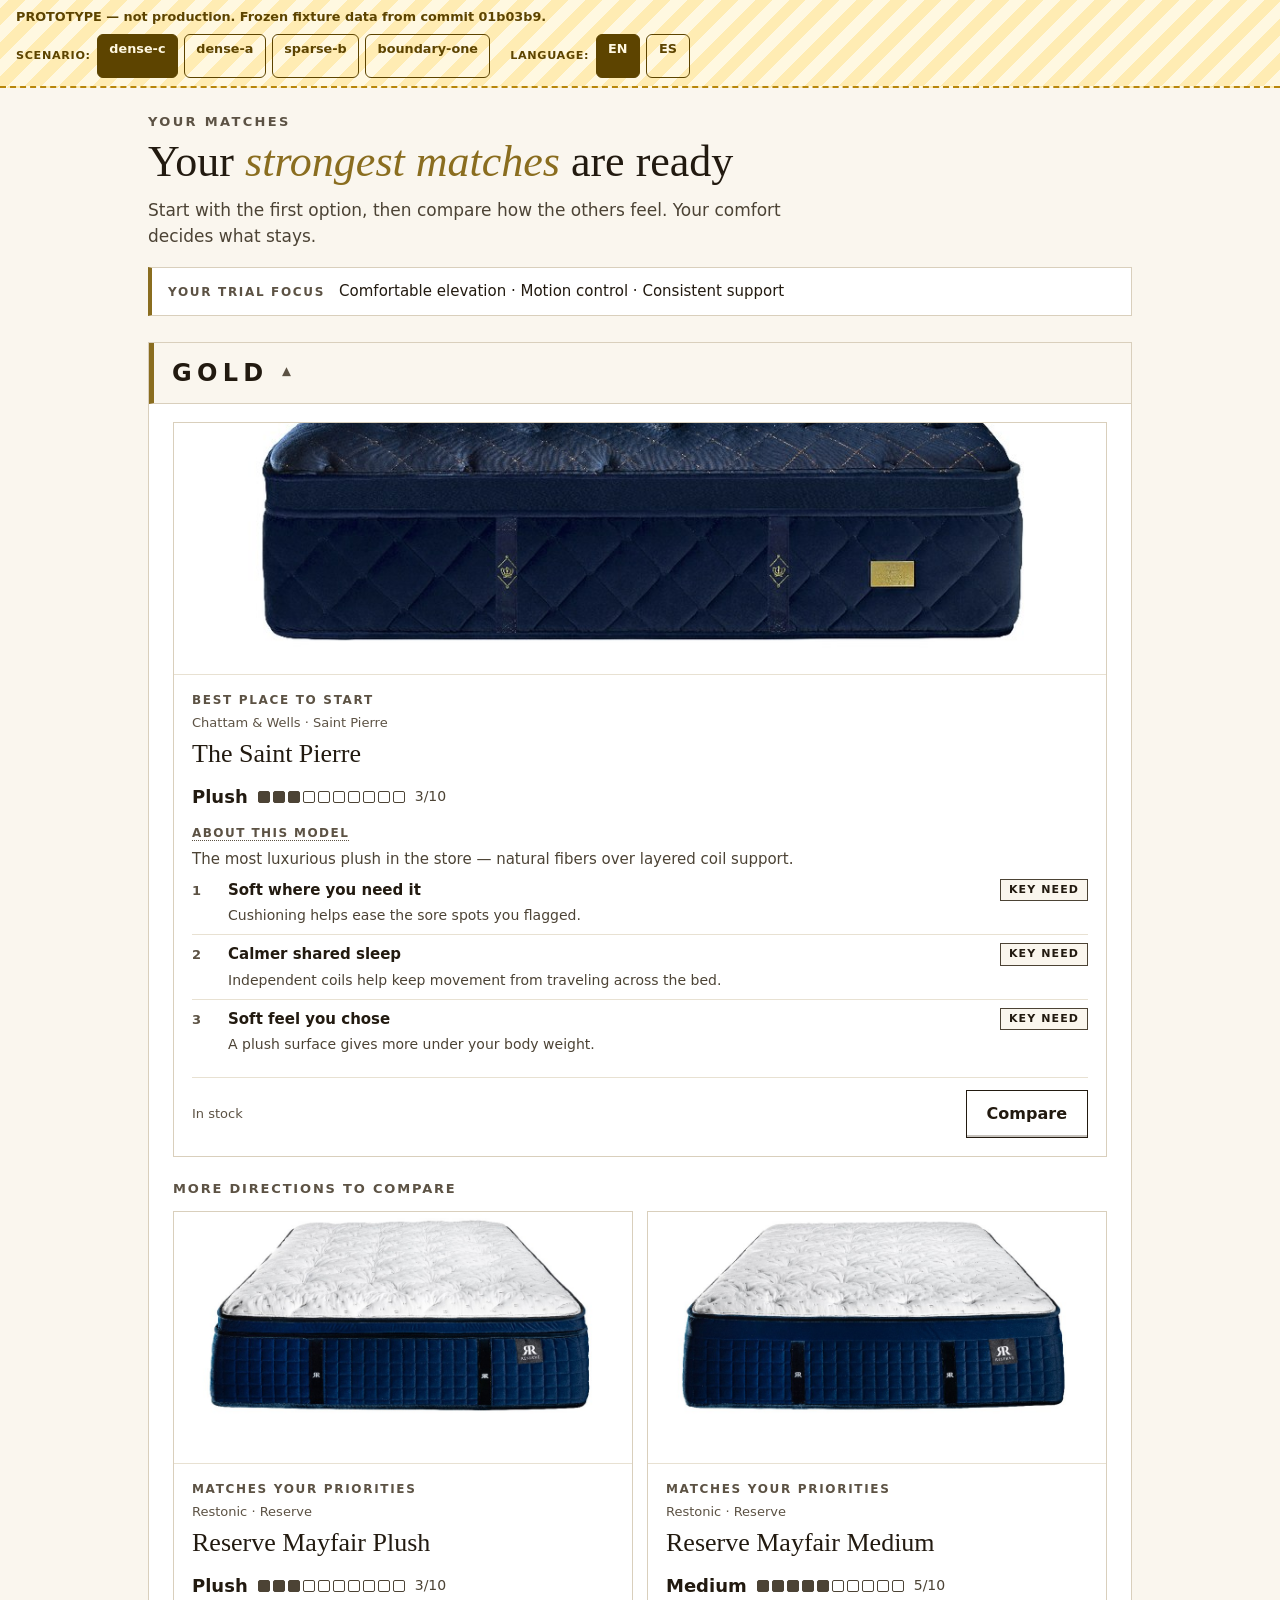
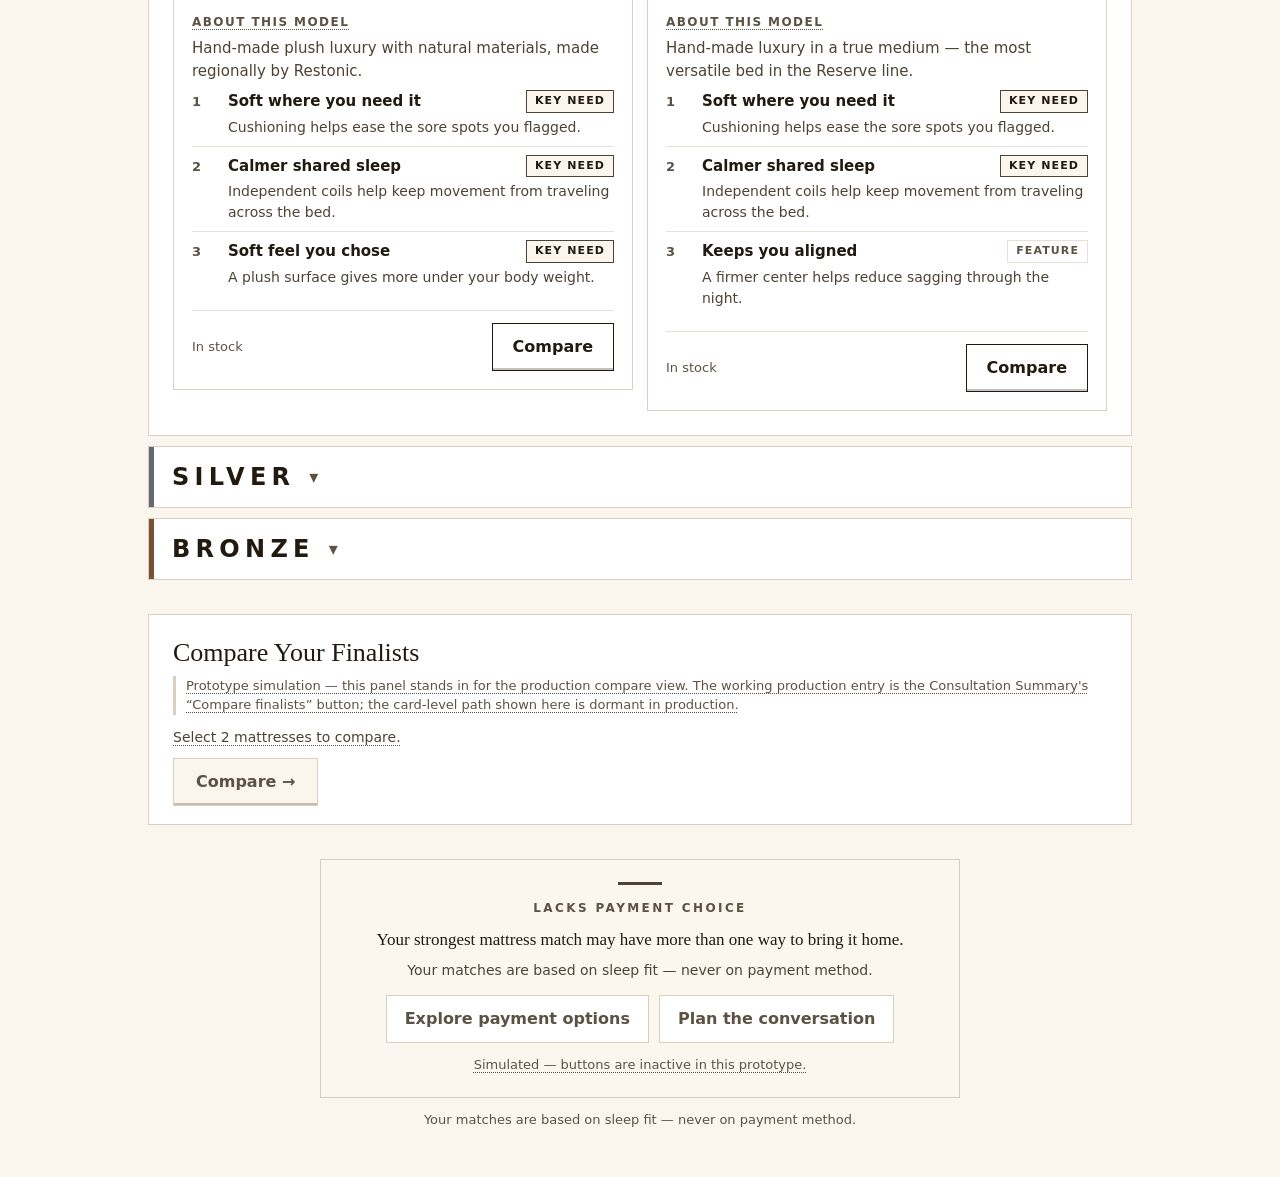
<file: prototypes/phase1-decision-package/results-grouped/index.html>
<!DOCTYPE html>
<html lang="en">
<head>
<meta charset="utf-8">
<meta name="google" content="notranslate">
<!-- notranslate: Chrome auto-translate mangled a Spanish review screenshot into pseudo-English; the review surface must never be machine-translated -->
<meta name="viewport" content="width=device-width, initial-scale=1.0, viewport-fit=cover">
<title>Results — grouped (single-open accordion) · Phase 1 prototype</title>
<!--
  PROTOTYPE ONLY — Phase 1 decision package, variant "results-grouped".
  Renders frozen engine output (../fixtures/, captured from main = 78f949c).
  Never imported, linked or executed by the production application.
  Serve the repo root over HTTP:
    python -m http.server 8000
    http://localhost:8000/prototypes/phase1-decision-package/results-grouped/?scenario=dense-c&lang=en
-->
<link rel="stylesheet" href="../shared/harness.css">
<link rel="stylesheet" href="grouped.css">
</head>
<body>
<div id="app"></div>
<script src="../shared/harness.js"></script>
<script src="grouped.js"></script>
</body>
</html>
</file>
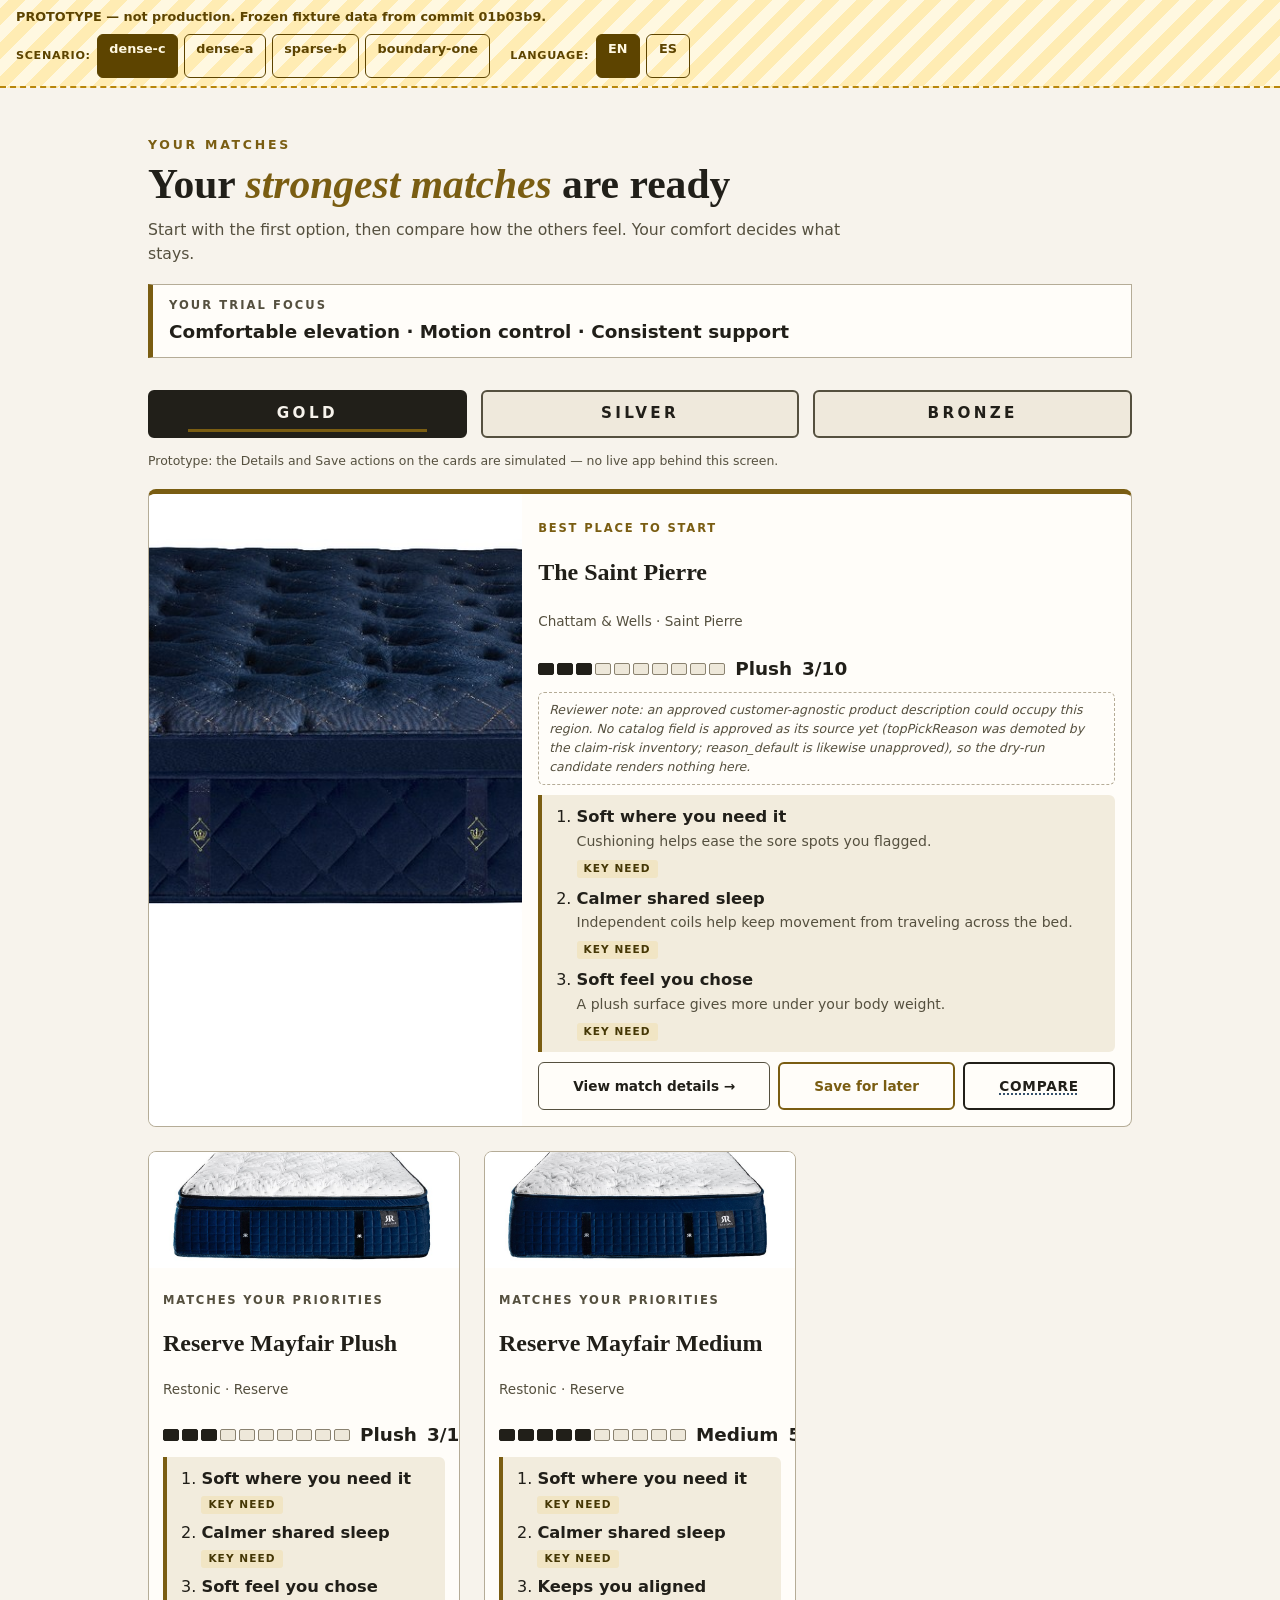
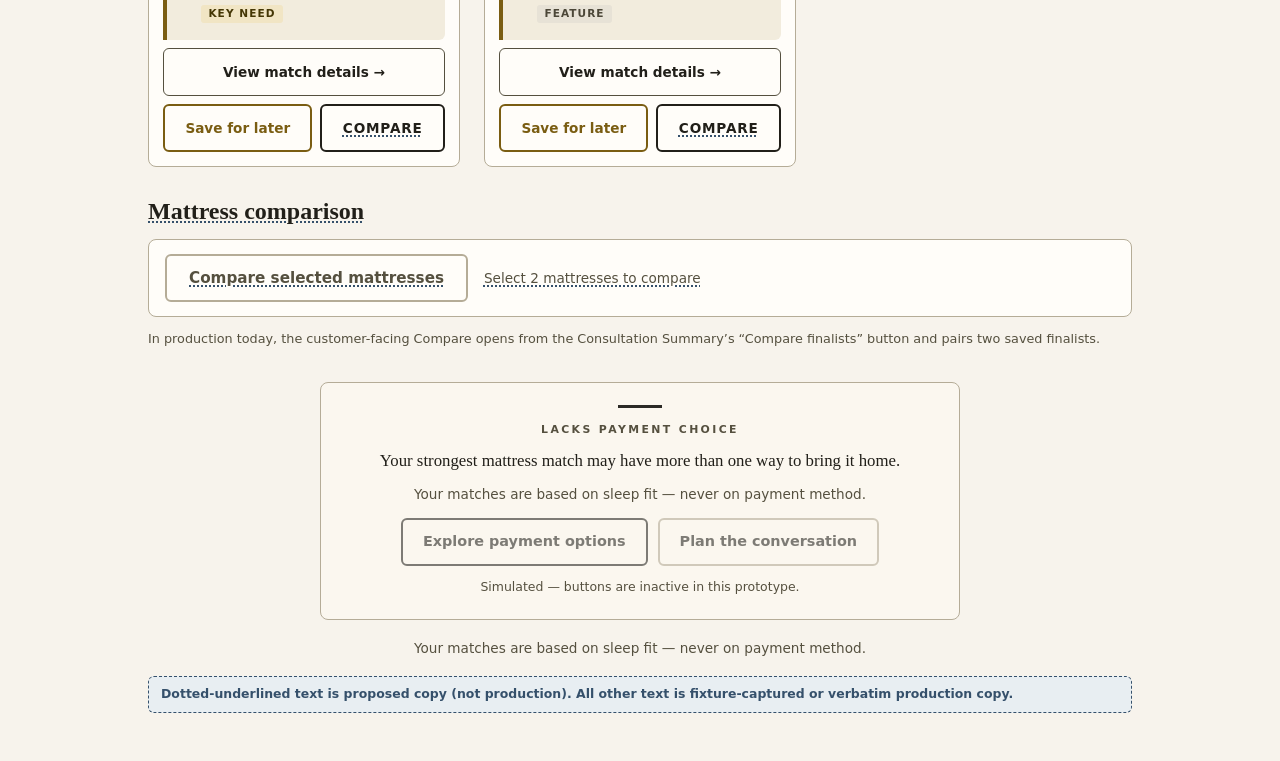
<file: prototypes/phase1-decision-package/results-tabs/index.html>
<!DOCTYPE html>
<html lang="en">
<head>
  <meta charset="utf-8">
<meta name="google" content="notranslate">
<!-- notranslate: Chrome auto-translate mangled a Spanish review screenshot into pseudo-English; the review surface must never be machine-translated -->
  <meta name="viewport" content="width=device-width, initial-scale=1.0, viewport-fit=cover">
  <title>Results — restyled tier tabs (Phase 1 prototype)</title>
  <!--
    PROTOTYPE ONLY — Phase 1 decision package, variant "results-tabs".
    Strongest possible restyle of the shipped Gold/Silver/Bronze tier tabs.
    Renders entirely from the frozen fixture served by ../shared/harness.js
    (captured from main = 78f949c). Never imported, linked or executed by the
    production application. No analytics of any kind are implemented here:
    the production tier_view event belongs to the production tier switcher.
  -->
  <link rel="stylesheet" href="../shared/harness.css">
  <link rel="stylesheet" href="styles.css">
</head>
<body>
  <main id="app">
    <!-- Rendered by script.js from the frozen fixture. -->
  </main>
  <script src="../shared/harness.js"></script>
  <script src="script.js"></script>
</body>
</html>
</file>
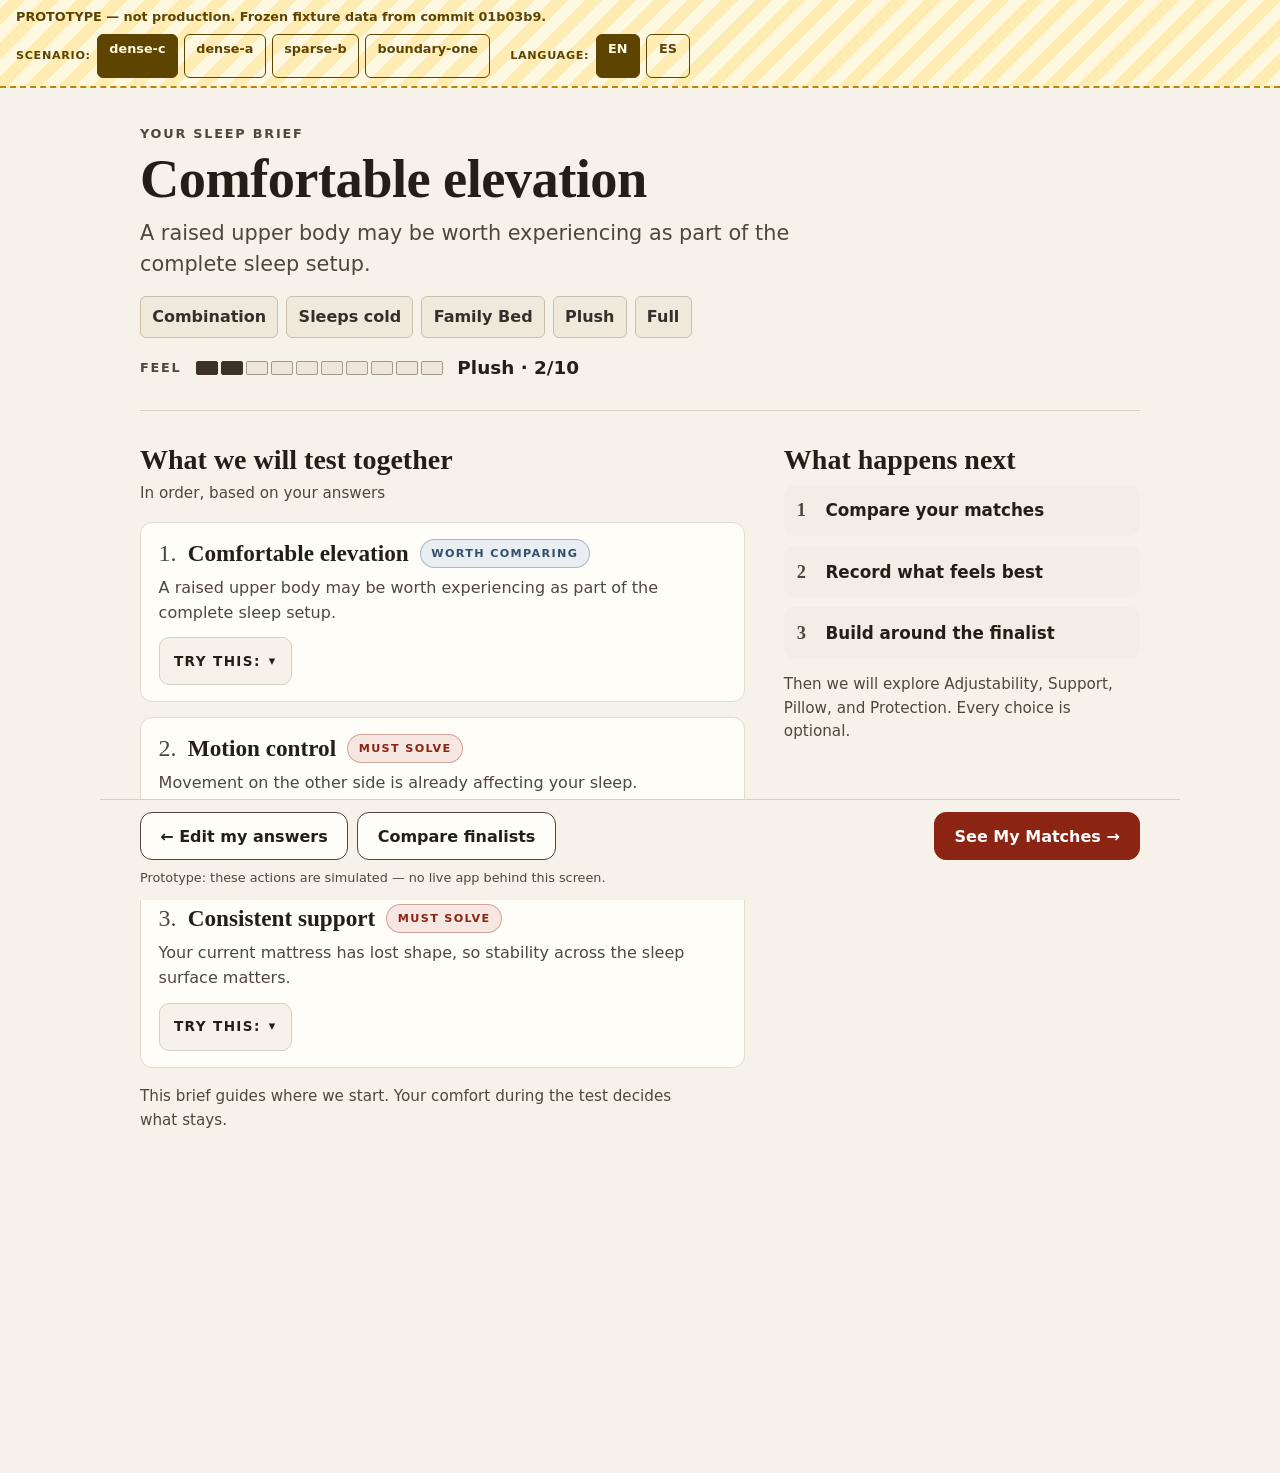
<file: prototypes/phase1-decision-package/sleep-brief-a/index.html>
<!doctype html>
<!--
  Sleep Brief — ALTERNATIVE A (need-led hero). PROTOTYPE ONLY.
  Phase 1 decision-package research artifact. Renders frozen engine output
  captured from main = 78f949c (see ../fixtures/PROVENANCE.md). Never imported,
  linked or executed by the production application. Nothing here recomputes,
  re-orders, filters, caps or synthesises engine output.

  View over HTTP from the repo root, e.g.:
    python -m http.server 8000
    http://localhost:8000/prototypes/phase1-decision-package/sleep-brief-a/?scenario=dense-c&lang=en
-->
<html lang="en">
<head>
  <meta charset="utf-8">
<meta name="google" content="notranslate">
<!-- notranslate: Chrome auto-translate mangled a Spanish review screenshot into pseudo-English; the review surface must never be machine-translated -->
  <meta name="viewport" content="width=device-width, initial-scale=1">
  <title>Sleep Brief A — prototype</title>
  <link rel="stylesheet" href="../shared/harness.css">
  <link rel="stylesheet" href="sba.css">
</head>
<body>
  <!-- The shared harness inserts the review bar (scenario/language switch)
       before this element at load time. -->

  <main class="sba" id="sbaMain" aria-labelledby="sbaHeroTitle">

    <!-- ===== Need-led hero: priorities[0] BY INDEX becomes the headline ===== -->
    <header class="sba-hero">
      <p class="sba-eyebrow" id="sbaEyebrow"></p>
      <h1 class="sba-hero__title" id="sbaHeroTitle"></h1>
      <p class="sba-hero__lede" id="sbaHeroLede"></p>

      <!-- Inert signal badges (GOV.UK-status-tag family). Fixed invariant
           order: position, temperature, sharing, feel, size. Unanswered or
           unmapped signals are omitted, never placeholdered. NEVER
           health-adjacent answers. role="list" restores list semantics
           removed by list-style:none in some AT. -->
      <ul class="sba-badges" id="sbaBadges" role="list"></ul>

      <!-- Firmness: 10 discrete segments, exact integer, word from the
           Brief's own captured vocabulary (metaStrip "Feel" value). The
           graphic + visible fragments are one aria-hidden block; the sr-only
           sentence is the single accessible rendering. -->
      <div class="sba-firm" id="sbaFirm"></div>
    </header>

    <div class="sba-columns">

      <!-- ===== Priorities: 1-3 rows, engine order, <ol> semantics ===== -->
      <section class="sba-priorities" aria-labelledby="sbaPrioritiesHeading">
        <h2 class="sba-h2" id="sbaPrioritiesHeading"></h2>
        <p class="sba-basis" id="sbaBasis" data-proposed-copy=""></p>
        <!-- A8: role="list" restores list semantics under list-style:none -->
        <ol class="sba-priority-list" id="sbaPriorityList" role="list"></ol>
        <p class="sba-reassure" id="sbaReassure"></p>
      </section>

      <!-- ===== Next-step rail: the three journey steps, verbatim ===== -->
      <section class="sba-journey" aria-labelledby="sbaJourneyHeading">
        <h2 class="sba-h2" id="sbaJourneyHeading"></h2>
        <!-- A8: role="list" restores list semantics under list-style:none -->
        <ol class="sba-journey-list" id="sbaJourneyList" role="list"></ol>
        <p class="sba-journey-copy" id="sbaJourneyCopy"></p>
      </section>

    </div>

    <!-- ===== Actions (sticky). All navigation here is prototype-simulated. ===== -->
    <div class="sba-actions">
      <div class="sba-actions__row">
        <button type="button" class="sba-btn sba-btn--ghost" id="sbaEditBtn"
                aria-describedby="sbaSimCaption"></button>
        <!-- A5: the compare entry is also described by the simulation caption -->
        <button type="button" class="sba-btn sba-btn--ghost" id="sbaCompareBtn"
                aria-describedby="sbaSimCaption"></button>
        <button type="button" class="sba-btn sba-btn--primary" id="sbaCtaBtn"
                aria-describedby="sbaSimCaption" data-proposed-copy=""></button>
      </div>
      <p class="sba-sim-caption" id="sbaSimCaption" data-proposed-copy=""></p>
    </div>

  </main>

  <!-- ===== Prototype-simulated 2-up compare panel (opened by the
       "Compare finalists" entry; fed by compareDemo.autoPair + tierData).
       Implements the drawer-grade dialog lifecycle the production compare
       modal lacks: role=dialog, labelled title focus, Tab trap with the
       title outside the cycle, Escape, exact inert bookkeeping, opener
       restore. Static prototype: no live regions. ===== -->
  <div class="sba-dialog-backdrop" id="sbaDialogBackdrop" hidden></div>
  <div class="sba-dialog" id="sbaCompareDialog" role="dialog" aria-modal="true"
       aria-labelledby="sbaCompareTitle" hidden>
    <div class="sba-dialog__panel">
      <div class="sba-dialog__head">
        <h2 class="sba-dialog__title" id="sbaCompareTitle" tabindex="-1"></h2>
        <button type="button" class="sba-btn sba-btn--ghost sba-dialog__close"
                id="sbaCompareClose" data-proposed-copy=""></button>
      </div>
      <p class="sba-sim-banner" id="sbaSimBanner" data-proposed-copy=""></p>
      <div class="sba-compare-cols" id="sbaCompareCols"></div>
    </div>
  </div>

  <script src="../shared/harness.js"></script>
  <script src="sba.js"></script>
</body>
</html>
</file>
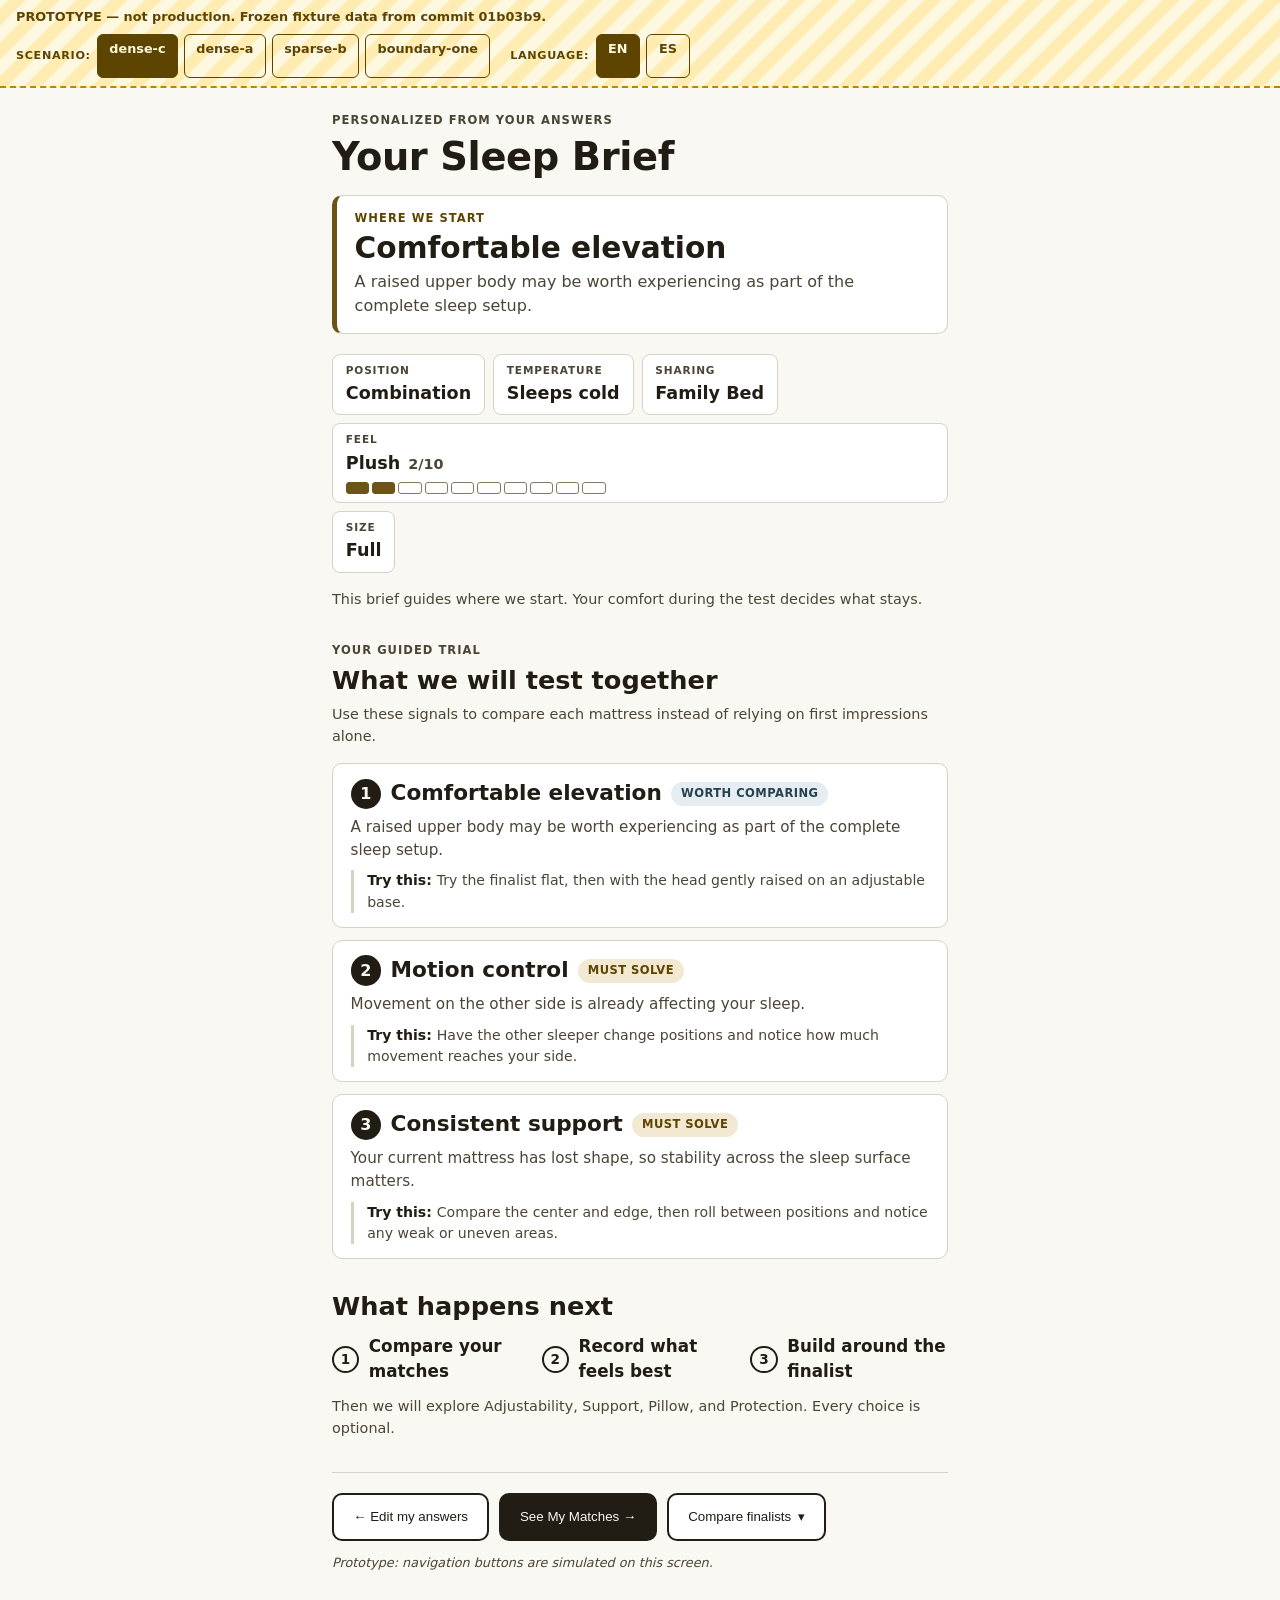
<file: prototypes/phase1-decision-package/sleep-brief-b/index.html>
<!DOCTYPE html>
<html lang="en">
<head>
<meta charset="utf-8">
<meta name="google" content="notranslate">
<!-- notranslate: Chrome auto-translate mangled a Spanish review screenshot into pseudo-English; the review surface must never be machine-translated -->
<meta name="viewport" content="width=device-width, initial-scale=1">
<title>Sleep Brief — Alternative B (prototype)</title>
<!--
  PROTOTYPE ONLY — Phase 1 decision package, Sleep Brief Alternative B
  ("conservative hierarchy"). Renders frozen fixture data captured from
  main = 78f949c (see ../fixtures/PROVENANCE.md). Never imported, linked
  or executed by the production application. Nothing here recomputes,
  re-orders, filters, caps or synthesises engine output.
-->
<link rel="stylesheet" href="../shared/harness.css">
<link rel="stylesheet" href="sleep-brief-b.css">
</head>
<body>
<div id="app"></div>
<script src="../shared/harness.js"></script>
<script src="sleep-brief-b.js"></script>
</body>
</html>
</file>
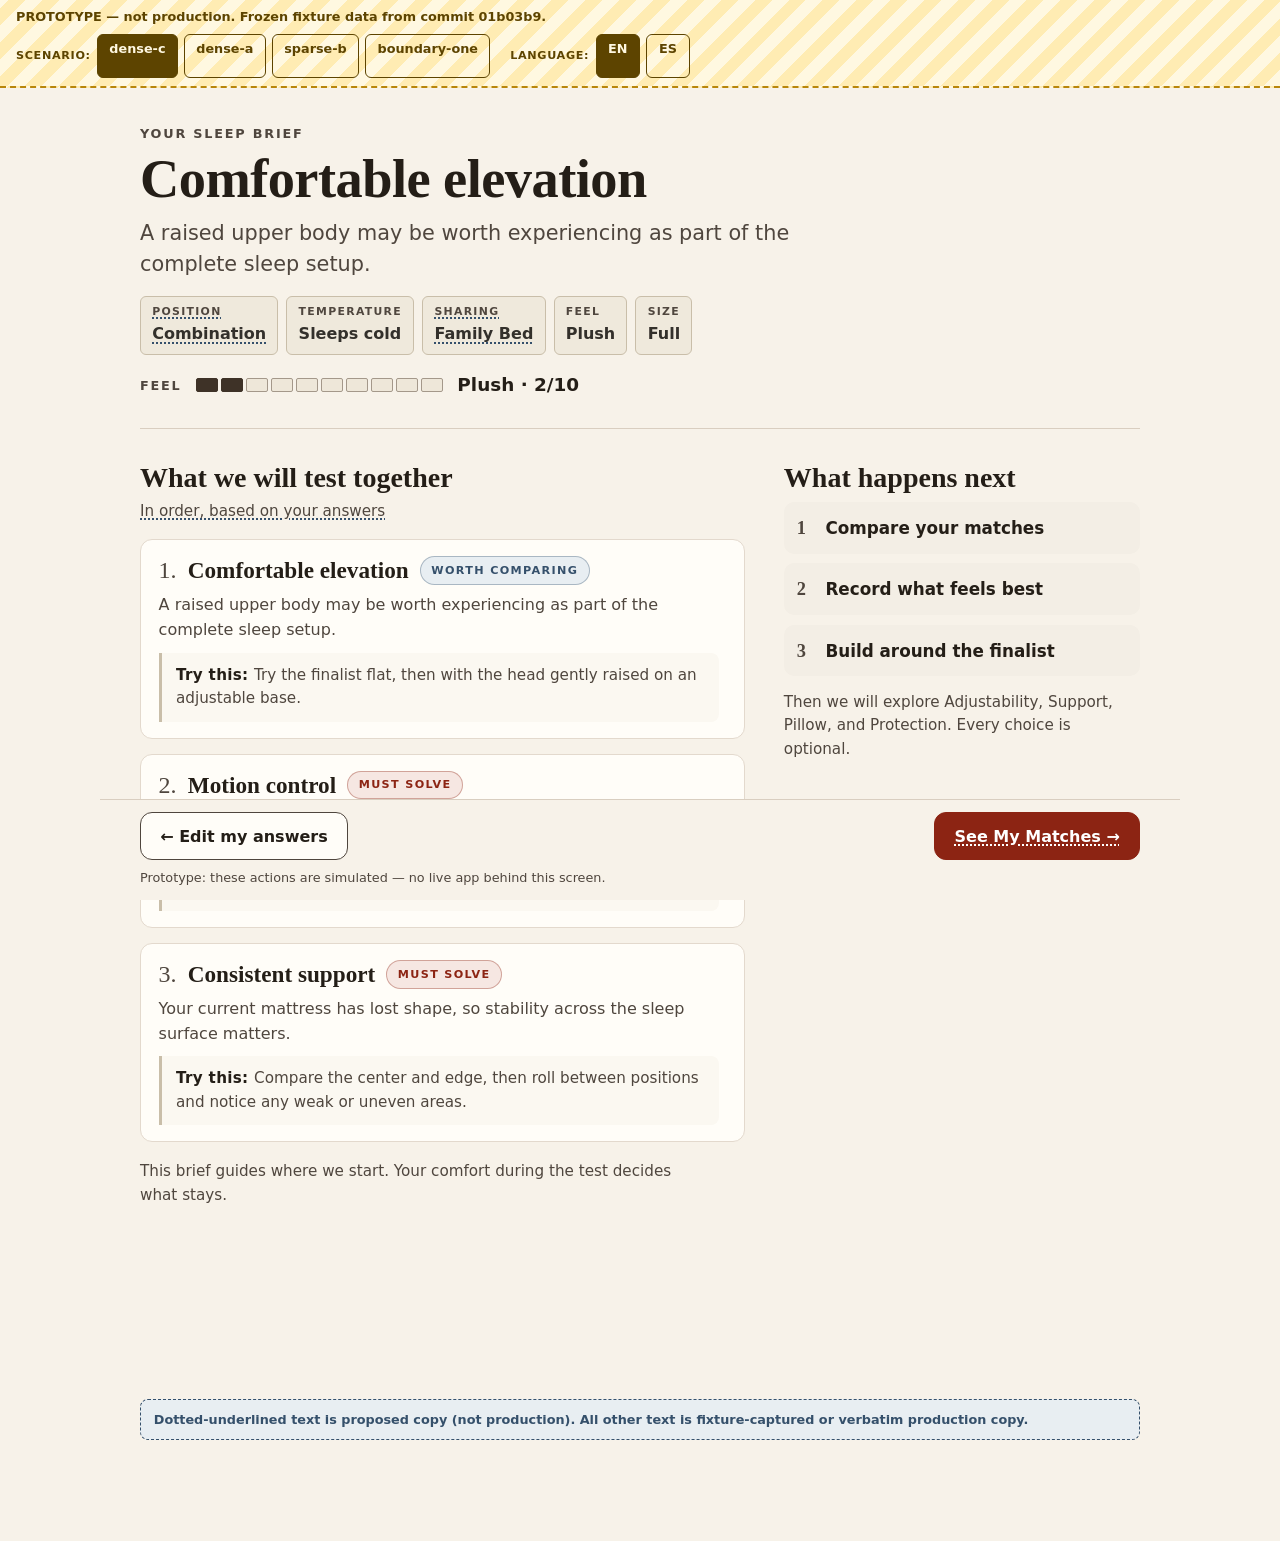
<file: prototypes/phase1-decision-package/sleep-brief-recommended/index.html>
<!doctype html>
<!--
  Sleep Brief — RECOMMENDED CANDIDATE (A-derived). PROTOTYPE ONLY.
  Phase 1 decision-package research artifact. Renders frozen engine output
  captured from main = 78f949c (see ../fixtures/PROVENANCE.md). Never imported,
  linked or executed by the production application. Nothing here recomputes,
  re-orders, filters, caps or synthesises engine output.

  Derivation (external-review correction pass, 2026-08-07): Alternative A's
  need-led hero, compact shared-view composition, exact firmness presentation,
  engine-ordered priorities, landscape structure and persistent action access
  — combined with Alternative B's always-visible "Try this:" testing guidance
  and visible category labels on the signal badges. The first-visit screen
  carries NO Compare entry (production's Sleep Brief has none; the working
  saved-finalist Compare entry belongs to the Consultation Summary, out of
  this package's scope). See VARIANT-NOTES.md.

  View over HTTP from the repo root, e.g.:
    python -m http.server 8000
    http://localhost:8000/prototypes/phase1-decision-package/sleep-brief-recommended/?scenario=dense-c&lang=en
-->
<html lang="en">
<head>
  <meta charset="utf-8">
<meta name="google" content="notranslate">
<!-- notranslate: Chrome auto-translate mangled a Spanish review screenshot into pseudo-English; the review surface must never be machine-translated -->
  <meta name="viewport" content="width=device-width, initial-scale=1">
  <title>Sleep Brief — recommended candidate (prototype)</title>
  <link rel="stylesheet" href="../shared/harness.css">
  <link rel="stylesheet" href="sbr.css">
</head>
<body>
  <!-- The shared harness inserts the review bar (scenario/language switch)
       before this element at load time. -->

  <main class="sbr" id="sbrMain" aria-labelledby="sbrHeroTitle">

    <!-- ===== Need-led hero: priorities[0] BY INDEX becomes the headline ===== -->
    <header class="sbr-hero">
      <p class="sbr-eyebrow" id="sbrEyebrow"></p>
      <h1 class="sbr-hero__title" id="sbrHeroTitle"></h1>
      <p class="sbr-hero__lede" id="sbrHeroLede"></p>

      <!-- Inert signal badges (GOV.UK-status-tag family) with VISIBLE
           category labels (dl: dt = category, dd = value). Fixed invariant
           order: position, temperature, sharing, feel, size. Unanswered or
           unmapped signals are omitted, never placeholdered. NEVER
           health-adjacent answers. -->
      <dl class="sbr-badges" id="sbrBadges"></dl>

      <!-- Firmness: 10 discrete segments, exact integer, word from the
           Brief's own captured vocabulary (metaStrip "Feel" value). The
           graphic + visible fragments are one aria-hidden block; the sr-only
           sentence is the single accessible rendering. -->
      <div class="sbr-firm" id="sbrFirm"></div>
    </header>

    <div class="sbr-columns">

      <!-- ===== Priorities: 1-3 rows, engine order, <ol> semantics.
           "Try this:" testing guidance ALWAYS VISIBLE (adopted from
           Alternative B per the progressive-disclosure evidence). ===== -->
      <section class="sbr-priorities" aria-labelledby="sbrPrioritiesHeading">
        <h2 class="sbr-h2" id="sbrPrioritiesHeading"></h2>
        <p class="sbr-basis" id="sbrBasis"></p>
        <!-- role="list" restores list semantics under list-style:none -->
        <ol class="sbr-priority-list" id="sbrPriorityList" role="list"></ol>
        <p class="sbr-reassure" id="sbrReassure"></p>
      </section>

      <!-- ===== Next-step rail: the three journey steps, verbatim ===== -->
      <section class="sbr-journey" aria-labelledby="sbrJourneyHeading">
        <h2 class="sbr-h2" id="sbrJourneyHeading"></h2>
        <!-- role="list" restores list semantics under list-style:none -->
        <ol class="sbr-journey-list" id="sbrJourneyList" role="list"></ol>
        <p class="sbr-journey-copy" id="sbrJourneyCopy"></p>
      </section>

    </div>

    <!-- Prototype-chrome legend for the proposed-copy marking (dotted
         underline). Chrome, not product copy. -->
    <p class="sbr-legend" id="sbrLegend" data-prototype-chrome=""></p>

    <!-- ===== Actions (sticky). Primary: See My Matches (proposed honest
         navigation label). Secondary: the production Edit-answers entry,
         verbatim from the fixture. NO Compare entry on the first-visit
         Sleep Brief — there are no saved finalists yet, and production's
         saved-finalist Compare belongs to the Consultation Summary. ===== -->
    <div class="sbr-actions">
      <div class="sbr-actions__row">
        <button type="button" class="sbr-btn sbr-btn--ghost" id="sbrEditBtn"
                aria-describedby="sbrSimCaption"></button>
        <button type="button" class="sbr-btn sbr-btn--primary" id="sbrCtaBtn"
                aria-describedby="sbrSimCaption"></button>
      </div>
      <p class="sbr-sim-caption" id="sbrSimCaption" data-prototype-chrome=""></p>
    </div>

  </main>

  <script src="../shared/harness.js"></script>
  <script src="sbr.js"></script>
</body>
</html>
</file>
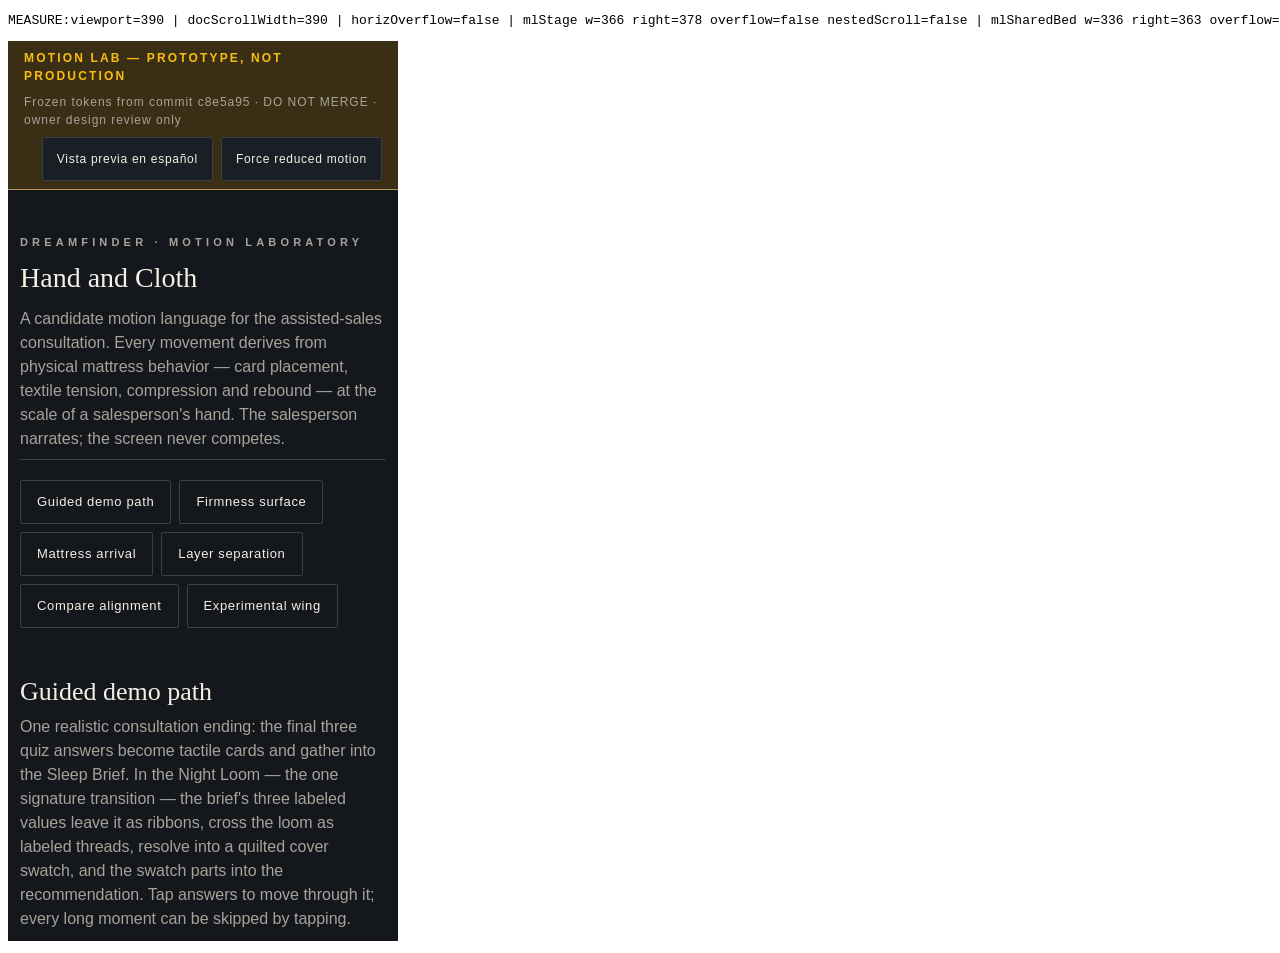
<file: prototypes/dreamfinder-motion-lab/tools/measure.html>
<!DOCTYPE html>
<!-- Motion-lab layout measurement rig (PROTOTYPE TOOLING ONLY).
     Iframes the lab at ?w=<px> and reports scrollWidth/clientWidth plus
     per-scene overflow into the DOM, so headless dump-dom runs can verify
     responsive fit without an interactive browser. Never linked from the
     lab page; never part of any production surface. -->
<html lang="en">
<head>
<meta charset="UTF-8">
<title>motion-lab measure</title>
</head>
<body>
<pre id="out">measuring…</pre>
<iframe id="fr" style="border:0"></iframe>
<script>
(function () {
  'use strict';
  var q = new URLSearchParams(location.search);
  var w = parseInt(q.get('w'), 10) || 390;
  var extra = q.get('extra') || '';
  var fr = document.getElementById('fr');
  fr.style.width = w + 'px';
  fr.style.height = '900px';
  fr.src = '../index.html' + (extra ? ('?' + extra) : '');
  fr.addEventListener('load', function () {
    setTimeout(function () {
      var d = fr.contentDocument;
      var win = fr.contentWindow;
      var scrollTo = q.get('scrollto');
      if (scrollTo) {
        var target = d.getElementById(scrollTo);
        if (target) { target.scrollIntoView({ block: 'center' }); }
      }
      var lines = [];
      lines.push('viewport=' + win.innerWidth);
      lines.push('docScrollWidth=' + d.documentElement.scrollWidth);
      lines.push('horizOverflow=' + (d.documentElement.scrollWidth > win.innerWidth));
      var probes = ['mlStage', 'mlSharedBed', 'mlStepReveal', 'mlCompare'];
      probes.forEach(function (id) {
        var el = d.getElementById(id);
        if (!el) { lines.push(id + '=absent'); return; }
        var r = el.getBoundingClientRect();
        lines.push(id + ' w=' + Math.round(r.width) + ' right=' + Math.round(r.right) +
          ' overflow=' + (Math.round(r.right) > win.innerWidth + 1) +
          ' nestedScroll=' + (el.scrollHeight > el.clientHeight + 2 && /auto|scroll/.test(win.getComputedStyle(el).overflowY)));
      });
      document.getElementById('out').textContent = 'MEASURE:' + lines.join(' | ');
      document.title = 'measured';
    }, 700);
  });
})();
</script>
</body>
</html>
</file>
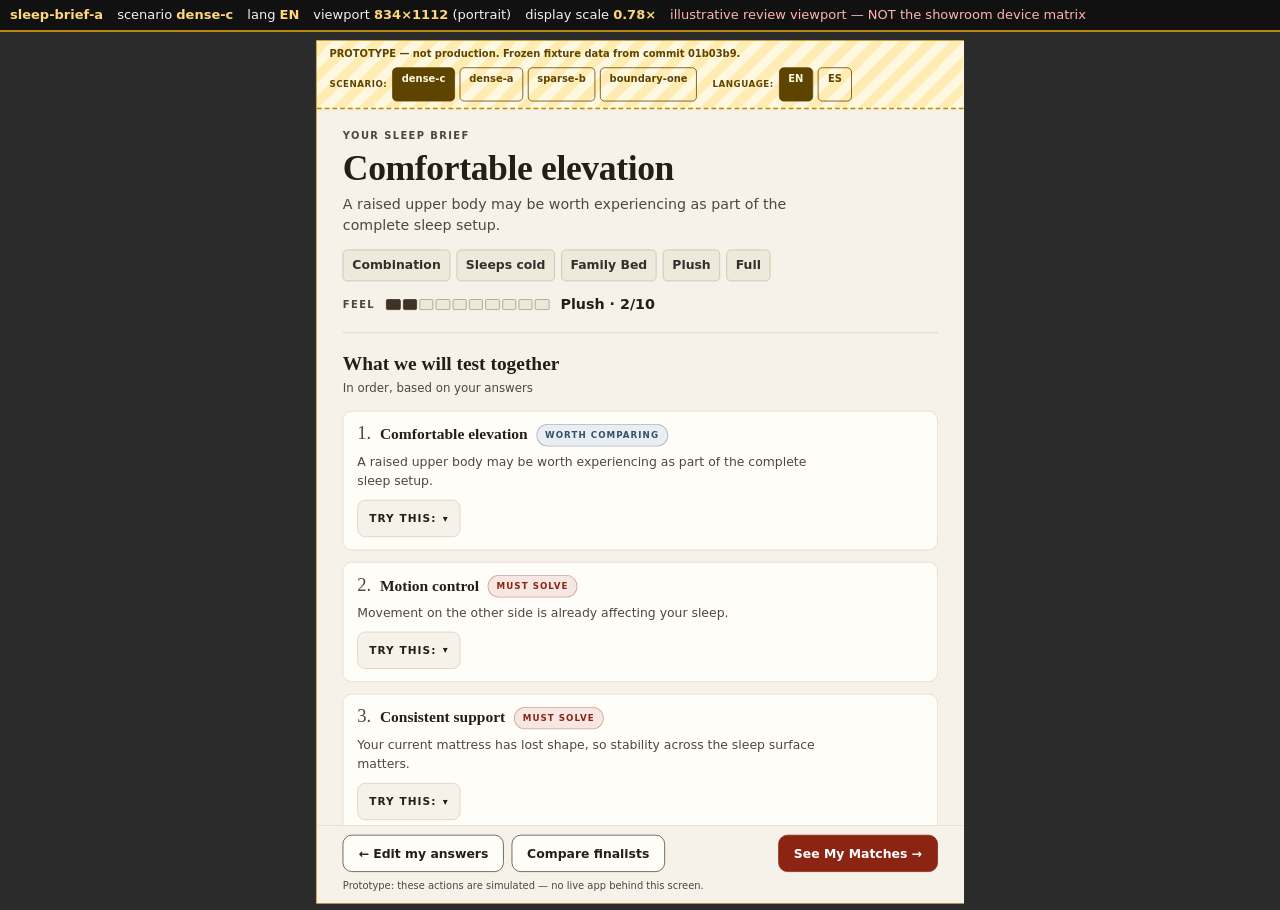
<file: prototypes/phase1-decision-package/shared/viewport-harness.html>
<!doctype html>
<html lang="en">
<head>
<meta charset="utf-8">
<meta name="google" content="notranslate">
<!-- notranslate: Chrome auto-translate mangled a Spanish review screenshot into pseudo-English; the review surface must never be machine-translated -->
<title>Viewport harness — Phase 1 prototype review</title>
<!--
  Review tool, not part of any prototype. Renders one variant inside an
  iframe sized to an exact target viewport so the prototype's own media
  queries resolve at that size, then scales the iframe visually to fit the
  reviewer's window. Layout (wrapping, overflow, stacking) is therefore
  computed at the TRUE target size; only the on-screen rendering is scaled,
  and the scale factor is stamped in the caption.

  The viewports are illustrative, content-driven review sizes. They are NOT
  the showroom device matrix, which is unconfirmed (Phase 0.4 pending).

  Usage:
    viewport-harness.html?v=sleep-brief-a&s=dense-c&l=en&w=834&h=1112
-->
<style>
  html, body { margin: 0; background: #2b2b2b; color: #f2f2f2;
    font: 500 13px/1.4 system-ui, sans-serif; }
  .cap { padding: 6px 10px; background: #111; border-bottom: 2px solid #b8860b;
    display: flex; gap: 14px; flex-wrap: wrap; align-items: baseline; }
  .cap b { color: #ffd777; }
  .cap .warn { color: #ffb3b3; }
  .stage { display: flex; justify-content: center; padding: 8px; }
  .frame-wrap { transform-origin: top center; }
  iframe { border: 1px solid #b8860b; background: #fff; display: block; }
</style>
</head>
<body>
<div class="cap" id="cap"></div>
<div class="stage"><div class="frame-wrap" id="wrap"></div></div>
<script>
  var p = new URLSearchParams(location.search);
  var v = p.get('v') || 'sleep-brief-a';
  var s = p.get('s') || 'dense-c';
  var l = p.get('l') || 'en';
  var w = parseInt(p.get('w') || '834', 10);
  var h = parseInt(p.get('h') || '1112', 10);

  var wrap = document.getElementById('wrap');
  var iframe = document.createElement('iframe');
  iframe.width = w; iframe.height = h;
  // `st` forwards a review-state name to variants that support the
  // review-state driver (results-tabs) so stateful screenshot cells are
  // reproducible by URL. `m=evaluation` forwards evaluation mode.
  var st = p.get('st');
  var m = p.get('m') === 'evaluation' ? 'evaluation' : null;
  iframe.src = '../' + v + '/?scenario=' + s + '&lang=' + l
    + (st ? '&state=' + encodeURIComponent(st) : '')
    + (m ? '&mode=' + m : '');
  iframe.title = v + ' at ' + w + '×' + h;
  wrap.appendChild(iframe);

  // Scale to fit the reviewer's window; never scale up past 1.
  var avail = window.innerHeight - document.getElementById('cap').offsetHeight - 24;
  var scale = Math.min(1, avail / h, (window.innerWidth - 24) / w);
  wrap.style.transform = 'scale(' + scale + ')';
  wrap.style.height = (h * scale) + 'px';

  document.getElementById('cap').innerHTML =
    '<span><b>' + v + '</b></span>' +
    '<span>scenario <b>' + s + '</b></span>' +
    '<span>lang <b>' + l.toUpperCase() + '</b></span>' +
    (st ? '<span>state <b>' + st + '</b></span>' : '') +
    (m ? '<span>mode <b>evaluation</b></span>' : '') +
    '<span>viewport <b>' + w + '×' + h + '</b> (' + (w > h ? 'landscape' : 'portrait') + ')</span>' +
    '<span>display scale <b>' + scale.toFixed(2) + '×</b></span>' +
    (m ? '<span class="warn">evaluation-mode prototype — not hardware evidence</span>'
       : '<span class="warn">illustrative review viewport — NOT the showroom device matrix</span>');
</script>
</body>
</html>
</file>
<file: prototypes/dreamfinder-motion-lab/motion-lab.css>
/* DreamFinder Motion Lab — "Hand and Cloth"
 * PROTOTYPE ONLY — DO NOT MERGE. Never loaded by the production application.
 *
 * Design tokens are FROZEN COPIES captured at commit c8e5a95 from
 * index.html:38-132 and data/store-config.json. The lab never fetches
 * production data, so its appearance cannot drift and no protected
 * artifact is ever touched.
 *
 * Motion discipline (linted by tools/motion_lab_check.mjs):
 *   - performance-oriented animated-property ALLOWLIST: transform / opacity /
 *     clip-path (letter-spacing sanctioned once, following the production
 *     revealCertCodeIn precedent). The allowlist favors properties that
 *     usually composite, but it is NOT a universal compositor guarantee —
 *     clip-path, color changes and some SVG behavior may paint on iPad
 *     Safari; final performance requires inspection on the actual device.
 *   - no transition: all, no infinite animation, no animated shadows/filters
 *   - reduced motion collapses the TIMELINE via the duration tokens below,
 *     not by stranding JS waits (the runner branches in JS first)
 */

:root {
  /* — frozen production palette: Nocturnal system (index.html:38-119) — */
  --color-bg: #14171C;
  --color-surface: #1A1E25;
  --color-surface-alt: #262A32;
  --color-border: #3A3E45;
  --color-text: #F5EFE4;
  --color-text-muted: #A8A39A;
  --color-text-subtle: #8A8578;
  --color-accent: #B8935D;
  --color-accent-hover: #C9A573;
  --color-on-accent: #14171C;
  --color-match-positive: #6ECF9A;
  --tier-gold: #d4a84b;
  --tier-silver: #c0c7ce;
  --tier-bronze: #cd7f32;

  /* — frozen production palette: warm consultation surface (index.html:122-132) — */
  --consultation-bg: #F4EFE6;
  --consultation-paper: #FBF7EF;
  --consultation-ink: #2F271E;
  --consultation-muted: #685C4D;
  --consultation-subtle: #8B7B67;
  --consultation-rule: rgba(104, 84, 60, 0.28);

  /* — frozen retailer values (data/store-config.json; projected in prod
       by applyStoreConfig, index.html:12307) — */
  --store-primary: #FABD0F;
  --store-primary-light: #FFD24D;
  --accent-ink: #2F271E; /* the only accent cleared to carry text (index.html:55-64) */

  --font-serif: Georgia, 'Times New Roman', serif;
  --font-sans: -apple-system, 'Segoe UI', 'Helvetica Neue', sans-serif;
  --radius: 2px;

  /* — Hand and Cloth motion tokens (art-direction spec) — */
  --m-tap: 90ms;
  --m-quick: 180ms;
  --m-fade: 200ms;
  --m-settle: 320ms;
  --m-place: 480ms;
  --m-stack: 620ms;
  --m-arrive: 900ms;
  --m-base: 1100ms; /* adjustable-base actuator travel */

  /* easing — nothing exceeds y=1; overshoot is banned in this system */
  --e-place: cubic-bezier(0.20, 0.72, 0.20, 1);
  --e-settle: cubic-bezier(0.16, 0.84, 0.28, 1);
  --e-compress: cubic-bezier(0.40, 0.00, 0.55, 0.35);
  --e-rebound-firm: cubic-bezier(0.12, 0.90, 0.25, 1);
  --e-rebound-soft: cubic-bezier(0.24, 0.62, 0.16, 1);
  --e-lift: cubic-bezier(0.32, 0.06, 0.20, 1);
  --e-shuttle: cubic-bezier(0.45, 0.05, 0.55, 0.95);
  --e-exit: cubic-bezier(0.50, 0.00, 0.85, 0.40);

  /* shadow ramp — ink-tinted, never black, NEVER animated (static per state) */
  --sh-flat: 0 1px 0 rgba(104, 84, 60, 0.10);
  --sh-lift1: 0 3px 6px -2px rgba(47, 39, 30, 0.14), 0 1px 0 rgba(104, 84, 60, 0.10);
  --sh-lift2: 0 10px 22px -6px rgba(47, 39, 30, 0.22);
  --sh-stack: 0 18px 44px -12px rgba(47, 39, 30, 0.28);
}

/* Reduced motion collapses the timeline itself: every duration token goes to
 * ~0 except a single sanctioned crossfade. The scene runner ALSO branches in
 * JS before creating any animation — this block is belt to that suspenders,
 * and no JS code ever waits on animationend/transitionend, so the production
 * reduced-motion deadlock pattern (index.html:5462 vs a JS wait) cannot occur
 * here. */
@media (prefers-reduced-motion: reduce) {
  /* .ml-force-full is the harness mirror seam (?fullmotion=1): headless
   * Chrome reports prefers-reduced-motion: reduce by default, and frame
   * capture there needs real durations */
  :root:not(.ml-force-full) {
    --m-tap: 0.01ms;
    --m-quick: 0.01ms;
    --m-settle: 0.01ms;
    --m-place: 0.01ms;
    --m-stack: 0.01ms;
    --m-arrive: 0.01ms;
    --m-base: 0.01ms;
    --m-fade: 160ms;
  }
}
:root.ml-force-reduced {
  --m-tap: 0.01ms;
  --m-quick: 0.01ms;
  --m-settle: 0.01ms;
  --m-place: 0.01ms;
  --m-stack: 0.01ms;
  --m-arrive: 0.01ms;
  --m-base: 0.01ms;
  --m-fade: 160ms;
}

/* ============ base ============ */
* { margin: 0; padding: 0; box-sizing: border-box; }
html { -webkit-text-size-adjust: 100%; }
body {
  background: var(--color-bg);
  color: var(--color-text);
  font-family: var(--font-sans);
  line-height: 1.5;
  min-height: 100vh;
}
img { max-width: 100%; height: auto; }
button {
  font: inherit;
  color: inherit;
  background: none;
  border: none;
  cursor: pointer;
  touch-action: manipulation;
}
button:disabled { cursor: not-allowed; opacity: 0.45; }
:focus-visible {
  outline: 2px solid #FFFFFF;
  outline-offset: 2px;
  box-shadow: 0 0 0 4px #000000;
}
.sr-only {
  position: absolute;
  width: 1px; height: 1px;
  padding: 0; margin: -1px;
  overflow: hidden;
  clip: rect(0 0 0 0);
  white-space: nowrap;
  border: 0;
}

/* ============ review bar (PR #18 convention) ============ */
.ml-reviewbar {
  position: sticky;
  top: 0;
  z-index: 40;
  display: flex;
  flex-wrap: wrap;
  align-items: center;
  gap: 8px 16px;
  padding: 8px 16px;
  background: #3a2f14;
  border-bottom: 1px solid var(--color-accent);
  font-size: 12px;
  letter-spacing: 0.08em;
}
.ml-reviewbar strong { color: var(--store-primary); letter-spacing: 0.18em; }
.ml-reviewbar .ml-rb-meta { color: var(--color-text-muted); }
.ml-reviewbar .ml-rb-controls { margin-left: auto; display: flex; gap: 8px; flex-wrap: wrap; }
.ml-toggle {
  min-height: 44px;
  min-width: 44px;
  padding: 8px 14px;
  border: 1px solid var(--color-border);
  border-radius: var(--radius);
  background: var(--color-surface);
  color: var(--color-text);
  font-size: 12px;
  letter-spacing: 0.06em;
  transition: border-color var(--m-quick) ease, background-color var(--m-quick) ease;
}
.ml-toggle[aria-pressed="true"] {
  border-color: var(--color-accent);
  background: var(--color-surface-alt);
  color: var(--color-accent-hover);
}

/* ============ layout ============ */
.ml-wrap { max-width: 1080px; margin: 0 auto; padding: 24px 20px 80px; }
.ml-header { padding: 28px 0 8px; border-bottom: 1px solid var(--color-border); margin-bottom: 20px; }
.ml-eyebrow {
  font-size: 11px;
  font-weight: 700;
  letter-spacing: 0.38em;
  text-transform: uppercase;
  color: var(--color-accent);
}
.ml-header h1 {
  font-family: var(--font-serif);
  font-weight: 400;
  font-size: clamp(28px, 4.5vw, 42px);
  margin: 6px 0 8px;
}
.ml-header p { color: var(--color-text-muted); max-width: 68ch; }
.ml-nav { display: flex; flex-wrap: wrap; gap: 8px; margin: 18px 0 30px; }
.ml-nav a {
  display: inline-flex;
  align-items: center;
  min-height: 44px;
  padding: 8px 16px;
  border: 1px solid var(--color-border);
  border-radius: var(--radius);
  color: var(--color-text);
  text-decoration: none;
  font-size: 13px;
  letter-spacing: 0.05em;
  transition: border-color var(--m-quick) ease;
  touch-action: manipulation;
}
.ml-nav a:hover { border-color: var(--color-accent); }

.ml-section { margin: 44px 0; }
.ml-section > h2 {
  font-family: var(--font-serif);
  font-weight: 400;
  font-size: 26px;
  margin-bottom: 4px;
}
.ml-section > .ml-sub { color: var(--color-text-muted); margin-bottom: 18px; max-width: 72ch; }

.ml-scene-card {
  background: var(--color-surface);
  border: 1px solid var(--color-border);
  border-radius: var(--radius);
  padding: 20px;
  margin: 18px 0;
}
.ml-scene-card > h3 {
  font-family: var(--font-serif);
  font-weight: 400;
  font-size: 20px;
  margin-bottom: 2px;
}
.ml-scene-card > .ml-sub { color: var(--color-text-muted); font-size: 14px; margin-bottom: 14px; max-width: 70ch; }
.ml-controls { display: flex; flex-wrap: wrap; gap: 10px; margin-top: 14px; align-items: center; }
.ml-btn {
  min-height: 44px;
  min-width: 44px;
  padding: 10px 20px;
  border: 1px solid var(--color-accent);
  border-radius: var(--radius);
  background: var(--color-accent);
  color: var(--color-on-accent);
  font-weight: 600;
  font-size: 14px;
  letter-spacing: 0.04em;
  transition: background-color var(--m-quick) ease, border-color var(--m-quick) ease;
}
.ml-btn:hover:not(:disabled) { background: var(--color-accent-hover); }
.ml-btn--ghost { background: transparent; color: var(--color-accent-hover); }
.ml-btn--ghost:hover:not(:disabled) { background: var(--color-surface-alt); }
.ml-note { font-size: 12px; color: var(--color-text-subtle); }

/* honesty chip — present AT REST, inside the same container as its diagram */
.ml-chip {
  display: inline-block;
  padding: 6px 10px;
  border: 1px solid var(--consultation-rule);
  border-radius: var(--radius);
  background: var(--consultation-paper);
  color: var(--consultation-muted);
  font-size: 11px;
  letter-spacing: 0.05em;
  max-width: 46ch;
}
.ml-chip--dark {
  background: var(--color-surface-alt);
  border-color: var(--color-border);
  color: var(--color-text-muted);
}
.ml-exp-flag {
  display: inline-block;
  padding: 4px 10px;
  border: 1px solid var(--tier-bronze);
  border-radius: var(--radius);
  color: var(--tier-bronze);
  font-size: 11px;
  font-weight: 700;
  letter-spacing: 0.24em;
  text-transform: uppercase;
}

/* ============ guided demo stage ============ */
.ml-stage {
  position: relative;
  height: clamp(430px, 62vh, 560px);
  border-radius: var(--radius);
  overflow: hidden;
  background: var(--consultation-bg);
  color: var(--consultation-ink);
  border: 1px solid var(--consultation-rule);
}
.ml-stage.is-dark { background: var(--color-bg); color: var(--color-text); border-color: var(--color-border); }
/* the recommendation state leaves the fixed-height quiz viewport: the stage
 * grows to fit and the PAGE scrolls — never a nested scrollbar inside it.
 * min-height keeps the quiz-stage footprint as a floor so the transition
 * cannot SHRINK the stage (layout-shift discipline); at showroom/tablet
 * widths the two-column recommendation fits inside that footprint, so no
 * growth (and no shift) occurs either — narrow widths reflow naturally. */
.ml-stage.is-reveal {
  height: auto;
  min-height: clamp(430px, 62vh, 560px);
  display: flex;
  align-items: center;
}
.ml-stage.is-reveal .ml-step { position: static; overflow: visible; width: 100%; }
.ml-step {
  position: absolute;
  inset: 0;
  padding: 26px clamp(16px, 4vw, 40px);
  display: flex;
  flex-direction: column;
  opacity: 1;
  visibility: visible;
  transition: opacity var(--m-settle) var(--e-place), visibility 0s;
  overflow-y: auto;
}
.ml-step[hidden] { display: none; }
.ml-step.is-exiting { opacity: 0; transform: translateX(-18px); transition: opacity var(--m-fade) var(--e-exit), transform var(--m-fade) var(--e-exit); }
.ml-step.is-entering-from { opacity: 0; transform: translateX(14px); }
.ml-step h3 {
  font-family: var(--font-serif);
  font-weight: 400;
  font-size: clamp(20px, 3vw, 26px);
  margin: 4px 0 4px;
}
.ml-step .ml-q-eyebrow {
  font-size: 11px;
  font-weight: 700;
  letter-spacing: 0.34em;
  text-transform: uppercase;
  color: var(--consultation-subtle);
}
.ml-step .ml-q-help { color: var(--consultation-muted); font-size: 14px; margin-bottom: 16px; }

/* progress rule — advances only during the hold between questions */
.ml-progress {
  height: 2px;
  background: var(--consultation-rule);
  border-radius: 1px;
  margin: 10px 0 4px;
  overflow: hidden;
}
.ml-progress > span {
  display: block;
  height: 100%;
  background: var(--color-accent);
  transform-origin: left center;
  transform: scaleX(var(--ml-progress, 0));
  transition: transform var(--m-place) var(--e-settle);
}

/* — answer cards: showroom spec-card stock — */
.ml-cards {
  display: grid;
  grid-template-columns: repeat(auto-fill, minmax(180px, 1fr));
  gap: 12px;
  margin-top: 8px;
  align-content: start;
}
.ml-card {
  position: relative;
  text-align: left;
  background: var(--consultation-paper);
  border: 1px solid var(--consultation-rule);
  border-radius: var(--radius);
  box-shadow: var(--sh-flat);
  padding: 14px 16px 16px;
  min-height: 76px;
  color: var(--consultation-ink);
  transition: transform var(--m-tap) var(--e-compress), border-color var(--m-quick) ease;
  touch-action: manipulation;
}
.ml-card .ml-card-label {
  font-family: var(--font-serif);
  font-size: 19px;
  line-height: 1.25;
  display: block;
}
.ml-card .ml-card-sub {
  display: block;
  margin-top: 3px;
  font-size: 12px;
  letter-spacing: 0.04em;
  color: var(--consultation-muted);
}
.ml-card:active { transform: translateY(1px) scaleY(0.985); }
.ml-card::after {
  /* the drawn brass register rule */
  content: '';
  position: absolute;
  left: 10px; right: 10px; bottom: 7px;
  height: 2px;
  background: var(--color-accent);
  clip-path: inset(0 100% 0 0);
  transition: clip-path 260ms var(--e-place);
}
.ml-card[aria-pressed="true"] {
  border-color: var(--color-accent);
  box-shadow: var(--sh-lift1);
}
.ml-card[aria-pressed="true"]::after { clip-path: inset(0 0 0 0); }
.ml-cards.has-selection .ml-card[aria-pressed="false"] { border-color: rgba(104, 84, 60, 0.12); }

/* flight clones used by the gather — decoration only, hidden from AT */
.ml-clone {
  position: absolute;
  margin: 0;
  z-index: 5;
  pointer-events: none;
  box-shadow: var(--sh-lift2);
}

/* — Sleep Brief — */
.ml-brief {
  max-width: 460px;
  margin: 10px auto 0;
  background: var(--consultation-paper);
  border: 1px solid var(--consultation-rule);
  border-radius: var(--radius);
  box-shadow: var(--sh-stack);
  padding: 22px 26px;
}
.ml-brief .ml-q-eyebrow { color: var(--consultation-subtle); }
.ml-brief h3 { margin-bottom: 10px; }
.ml-brief ul { list-style: none; }
.ml-brief li {
  display: flex;
  justify-content: space-between;
  gap: 14px;
  padding: 9px 0;
  border-top: 1px solid var(--consultation-rule);
  font-size: 15px;
}
.ml-brief li .ml-brief-k { color: var(--consultation-muted); font-size: 12px; letter-spacing: 0.14em; text-transform: uppercase; padding-top: 2px; }
.ml-brief li .ml-brief-v { font-family: var(--font-serif); font-size: 17px; text-align: right; }
.ml-brief-enter { opacity: 0; transform: translateY(8px); }
.ml-brief.is-shown .ml-brief-enter {
  opacity: 1;
  transform: none;
  transition: opacity var(--m-settle) var(--e-place), transform var(--m-settle) var(--e-place);
  transition-delay: var(--d, 0ms);
}

/* ============ Night Loom ============ */
.ml-loom {
  position: absolute;
  inset: 0;
  z-index: 5;
  pointer-events: none;
}
.ml-loom[hidden] { display: none; }
.ml-loom.is-weaving { pointer-events: auto; } /* tap anywhere = skip */
.ml-loom-svg { position: absolute; inset: 0; width: 100%; height: 100%; }
.ml-loom-veil { opacity: 0; transition: opacity 900ms var(--e-shuttle); }
.ml-loom.is-weaving .ml-loom-veil { opacity: 1; }
.ml-loom .warp {
  stroke-dasharray: var(--len, 600);
  stroke-dashoffset: var(--len, 600);
}
.ml-loom.is-weaving .warp {
  animation: ml-thread-draw 380ms var(--e-place) forwards;
  animation-delay: var(--d, 0ms);
}
/* wefts carry static dash gaps (the under-warp windows), so the shuttle pass
 * is a clip-path reveal rather than a dashoffset draw */
.ml-loom .weft { clip-path: inset(0 100% 0 0); }
.ml-loom .weft--rtl { clip-path: inset(0 0 0 100%); }
.ml-loom.is-weaving .weft {
  animation: ml-weft-ltr 340ms var(--e-shuttle) forwards;
  animation-delay: var(--d, 0ms);
}
.ml-loom.is-weaving .weft--rtl { animation-name: ml-weft-rtl; }
@keyframes ml-thread-draw { to { stroke-dashoffset: 0; } }
@keyframes ml-weft-ltr { to { clip-path: inset(0 0 0 0); } }
@keyframes ml-weft-rtl { to { clip-path: inset(0 0 0 0); } }

.ml-loom.is-weaving .ml-loom-field {
  animation: ml-loom-tension 230ms var(--e-settle) forwards;
  animation-delay: var(--tension-at, 1270ms);
  transform-origin: center center;
}
@keyframes ml-loom-tension {
  from { transform: scale(1); }
  55% { transform: scale(0.985); }
  to { transform: scale(0.99); }
}
.ml-loom.is-weaving .ml-loom-upper {
  animation: ml-part-up var(--part-dur, 450ms) var(--e-lift) forwards;
  animation-delay: var(--part-at, 1500ms);
}
.ml-loom.is-weaving .ml-loom-lower {
  animation: ml-part-down var(--part-dur, 450ms) var(--e-lift) forwards;
  animation-delay: var(--part-at, 1500ms);
}
@keyframes ml-part-up { to { transform: translateY(-14%); opacity: 0.25; } }
@keyframes ml-part-down { to { transform: translateY(14%); opacity: 0.25; } }

/* the cloth: the woven threads resolve into a quilted cover swatch — the
 * recognizably mattress-specific surface the brief becomes. Split into
 * upper/lower halves inside the parting groups so the swatch itself parts. */
.ml-loom .ml-cloth { opacity: 0; }
.ml-loom.is-weaving .ml-cloth {
  animation: ml-cloth-in var(--cloth-dur, 300ms) var(--e-place) forwards;
  animation-delay: var(--cloth-at, 800ms);
}
@keyframes ml-cloth-in { to { opacity: 1; } }

/* labeled ribbons: the customer's actual Sleep Brief values traveling from
 * the brief into the weave (decorative flight — real values stay in the DOM) */
.ml-ribbon {
  position: absolute;
  z-index: 7;
  pointer-events: none;
  display: inline-flex;
  align-items: center;
  height: 30px;
  padding: 0 12px;
  border-radius: var(--radius);
  font-size: 12px;
  font-weight: 600;
  letter-spacing: 0.1em;
  text-transform: uppercase;
  white-space: normal;
  color: #14171C;
}
.ml-ribbon--temp { background: #7E9AAE; }
.ml-ribbon--firm { background: #B8935D; }
.ml-ribbon--pos { background: #FABD0F; color: #2F271E; }
/* persistent thread labels at each weft's entry edge, so the bands stay
 * attributable to the customer's answers throughout the weave */
.ml-weft-tag {
  position: absolute;
  z-index: 6;
  font-size: 11px;
  letter-spacing: 0.1em;
  text-transform: uppercase;
  color: var(--color-text);
  background: rgba(20, 23, 28, 0.78);
  border: 1px solid var(--color-border);
  border-left: 4px solid var(--tag-color, var(--color-accent));
  padding: 3px 9px;
  border-radius: var(--radius);
  opacity: 0;
  transition: opacity var(--m-quick) ease;
  transition-delay: var(--d, 0ms);
  max-width: 40%;
}
.ml-loom.is-weaving .ml-weft-tag { opacity: 1; }

/* done state: the stage itself is dark by now; the loom is hidden entirely
 * and the recommendation stands in flow */
.ml-loom.is-done .ml-loom-veil { opacity: 0; transition: none; }
.ml-loom.is-done .warp,
.ml-loom.is-done .weft,
.ml-loom.is-done .ml-cloth,
.ml-loom.is-done .ml-weft-tag,
.ml-loom.is-done .ml-loom-upper,
.ml-loom.is-done .ml-loom-lower { opacity: 0; animation: none; transition: none; }
.ml-loom-skip {
  position: absolute;
  right: 14px;
  bottom: 12px;
  z-index: 6;
  border: 1px solid var(--color-border);
  background: var(--color-surface);
  color: var(--color-text);
  border-radius: var(--radius);
  min-height: 44px;
  padding: 10px 18px;
  font-size: 13px;
  letter-spacing: 0.08em;
}

/* ============ mattress arrival ============ */
/* Two-column recommendation: product on a tonal plinth at left, badge / name /
 * why-it-fits / primary action at right. Everything visible at once — the
 * whole state must fit 1024x768 with no nested scrolling. */
.ml-reveal-grid {
  display: grid;
  grid-template-columns: minmax(0, 1.08fr) minmax(0, 1fr);
  gap: 18px 30px;
  align-items: center;
  width: 100%;
  max-width: 940px;
  margin: 0 auto;
  perspective: 1600px;
}
@media (max-width: 880px) {
  .ml-reveal-grid { grid-template-columns: 1fr; gap: 14px; }
}
.ml-plinth {
  position: relative;
  border-radius: var(--radius);
  border: 1px solid var(--color-border);
  background: linear-gradient(180deg, #262A32 0%, #1A1E25 58%, #14171C 100%);
  padding: 26px 20px 14px;
  overflow: hidden;
}
.ml-plinth-floor {
  position: absolute;
  left: 7%;
  right: 7%;
  bottom: 30px;
  height: 1px;
  background: rgba(245, 239, 228, 0.09);
}
.ml-hero-img { position: relative; z-index: 1; }
.ml-hero-img img { display: block; width: 100%; height: auto; }
.ml-hero-shadow {
  position: relative;
  z-index: 0;
  height: 16px;
  margin: -8px auto 6px;
  width: 82%;
  border-radius: 50%;
  background: radial-gradient(closest-side, rgba(0, 0, 0, 0.55), transparent);
  opacity: 0.34;
}
.ml-hero-info { text-align: left; }
.ml-hero-info .ml-tier-badge {
  display: inline-block;
  border: 1px solid var(--tier-gold);
  color: var(--tier-gold);
  border-radius: var(--radius);
  font-size: 10px;
  font-weight: 700;
  letter-spacing: 0.3em;
  text-transform: uppercase;
  padding: 4px 10px;
  margin-bottom: 8px;
}
.ml-hero-info h4 {
  font-family: var(--font-serif);
  font-weight: 400;
  font-size: clamp(24px, 3vw, 30px);
  color: var(--color-text);
}
.ml-hero-info .ml-hero-brand {
  font-size: 12px;
  letter-spacing: 0.22em;
  text-transform: uppercase;
  color: var(--color-text-muted);
  margin-bottom: 8px;
}
/* entrance: the mattress is lowered onto the plinth, contacts, settles; the
 * plinth itself never moves */
.ml-arrival.is-running .ml-hero-img {
  animation: ml-hero-lower 560ms var(--e-settle) both;
}
.ml-arrival.is-running .ml-hero-shadow {
  animation: ml-hero-shadow 560ms var(--e-settle) both;
}
.ml-arrival.is-running .ml-hero-img img {
  animation: ml-hero-settle 280ms var(--e-rebound-soft) 620ms both;
  transform-origin: center bottom;
}
@keyframes ml-hero-lower {
  from { opacity: 0; transform: translateY(26px) scale(0.985) rotateX(3deg); }
  43% { opacity: 1; }
  to { opacity: 1; transform: none; }
}
@keyframes ml-hero-shadow {
  from { opacity: 0.18; transform: scaleX(1.26); }
  to { opacity: 0.34; transform: scaleX(1); }
}
@keyframes ml-hero-settle {
  from { transform: none; }
  30% { transform: scaleY(0.988); }
  to { transform: none; }
}
.ml-arrival.is-running .ml-hero-info .ml-tier-badge,
.ml-arrival.is-running .ml-hero-info h4,
.ml-arrival.is-running .ml-hero-info .ml-hero-brand {
  animation: ml-rise-in 300ms var(--e-place) 420ms both;
}
@keyframes ml-rise-in {
  from { opacity: 0; transform: translateY(6px); }
  to { opacity: 1; transform: none; }
}
/* why-it-fits: after the settle trough, one spoken sentence apart */
.ml-fit { list-style: none; margin: 6px 0 4px; }
.ml-fit li {
  display: flex;
  gap: 10px;
  padding: 7px 2px;
  border-top: 1px solid var(--color-border);
  font-size: 14px;
  color: var(--color-text);
}
.ml-fit li::before { content: '—'; color: var(--color-accent); }
.ml-arrival.is-running .ml-fit li {
  animation: ml-rise-in 280ms var(--e-place) both;
  animation-delay: calc(700ms + var(--i, 0) * 70ms);
}
.ml-arrival.is-idle .ml-hero-img,
.ml-arrival.is-idle .ml-hero-info,
.ml-arrival.is-idle .ml-fit,
.ml-arrival.is-idle .ml-hero-shadow { opacity: 0; }
.ml-arrival.is-done .ml-hero-img,
.ml-arrival.is-done .ml-hero-img img,
.ml-arrival.is-done .ml-hero-info,
.ml-arrival.is-done .ml-hero-info .ml-tier-badge,
.ml-arrival.is-done .ml-hero-info h4,
.ml-arrival.is-done .ml-hero-info .ml-hero-brand,
.ml-arrival.is-done .ml-fit,
.ml-arrival.is-done .ml-fit li,
.ml-arrival.is-done .ml-hero-shadow { opacity: 1; animation: none; transform: none; }

/* ============ construction layers ============ */
.ml-layers-wrap { display: flex; flex-wrap: wrap; gap: 22px; align-items: flex-start; }
.ml-layerstack {
  position: relative;
  width: min(320px, 100%);
  /* headroom for the maximum explode lift is reserved at rest, so separating
   * the layers never overlaps content above and never shifts layout */
  padding: 74px 0 4px;
}
.ml-layer {
  position: relative;
  height: 44px;
  border-radius: var(--radius);
  border: 1px solid rgba(20, 23, 28, 0.35);
  margin-top: 2px;
  transform: translateY(0);
  transition: transform 380ms var(--e-lift);
  transition-delay: calc(var(--i, 0) * 55ms);
}
.ml-layer::after {
  /* separation shadow: baked into a pseudo-element and faded via opacity —
   * the shadow APPEARING is the separation; the shadow itself never animates */
  content: '';
  position: absolute;
  inset: 0;
  border-radius: var(--radius);
  box-shadow: 0 4px 10px -3px rgba(0, 0, 0, 0.35);
  opacity: 0;
  transition: opacity 380ms var(--e-lift);
  transition-delay: calc(var(--i, 0) * 55ms);
  pointer-events: none;
}
.ml-layerstack.is-exploded .ml-layer {
  transform: translateY(calc(var(--lift, 0) * -22px));
}
.ml-layerstack.is-exploded .ml-layer::after { opacity: 1; }
.ml-layerstack:not(.is-exploded) .ml-layer {
  /* closing is gravity: faster, bottom-up */
  transition-duration: 320ms;
  transition-timing-function: var(--e-settle);
  transition-delay: calc(var(--ri, 0) * 40ms);
}
/* layer faces are SVG textures (shared <defs> patterns in index.html) so the
 * strata read as quilting, foam and pocketed coils — not as a bar chart.
 * Equal schematic heights are kept deliberately: texture conveys material,
 * never measured thickness (the honesty chip states this at rest). */
.ml-layer { overflow: hidden; }
.ml-layer > svg { display: block; width: 100%; height: 100%; }
.ml-layer--coil { height: 78px; }
/* a restrained mattress silhouette container: rounded top like a tape-edged
 * cross-section, sitting on its border rather than floating */
.ml-mattress-shell {
  border: 1px solid var(--color-border);
  border-radius: 16px 16px 5px 5px;
  background: var(--color-surface-alt);
  padding: 10px 10px 8px;
}
.ml-mattress-shell .ml-layer:first-child { border-radius: 10px 10px 2px 2px; }
.ml-layers-labels { flex: 1 1 240px; min-width: 220px; }
.ml-layers-labels ol { list-style: none; }
.ml-layers-labels li {
  position: relative;
  padding: 9px 0 9px 26px;
  border-top: 1px solid var(--color-border);
  font-size: 14px;
  opacity: 1;
  transition: opacity 220ms ease;
  transition-delay: calc(200ms + var(--i, 0) * 55ms);
}
.ml-layers-labels li::before {
  content: '';
  position: absolute;
  left: 0; top: 18px;
  width: 16px; height: 1px;
  background: var(--color-accent);
  clip-path: inset(0 100% 0 0);
  transition: clip-path 260ms var(--e-place);
  transition-delay: calc(200ms + var(--i, 0) * 55ms);
}
.ml-layers-ui:not(.is-exploded) .ml-layers-labels li { opacity: 0.55; transition-delay: 0ms; }
.ml-layers-ui:not(.is-exploded) .ml-layers-labels li::before { clip-path: inset(0 100% 0 0); transition-delay: 0ms; }
.ml-layers-ui.is-exploded .ml-layers-labels li::before { clip-path: inset(0 0 0 0); }
.ml-layers-ui .ml-chip, .ml-layers-ui .ml-chip--dark { margin-top: 12px; }

/* ============ synchronized comparison ============ */
.ml-compare {
  display: grid;
  grid-template-columns: 1fr 1fr;
  gap: clamp(14px, 4vw, 40px);
  align-items: end;
}
.ml-compare .ml-layerstack { width: 100%; align-self: end; }
.ml-compare-col h4 {
  font-family: var(--font-serif);
  font-weight: 400;
  font-size: 18px;
  margin-bottom: 2px;
}
.ml-compare-col .ml-note { display: block; margin-bottom: 8px; }
@media (max-width: 560px) {
  .ml-compare { grid-template-columns: 1fr; }
}
/* synchronized compare runs entirely on one WAAPI clock — CSS transitions are
 * disabled on its stacks so the class flip that records the durable end state
 * cannot double-animate what the shared-clock animations already performed */
.ml-sync .ml-layer, .ml-sync .ml-layer::after { transition: none; }

/* ============ firmness surface ============ */
.ml-firmness-panel {
  background: var(--consultation-paper);
  border: 1px solid var(--consultation-rule);
  border-radius: var(--radius);
  padding: 12px;
  touch-action: manipulation;
}
.ml-firmness-panel svg { display: block; width: 100%; height: auto; }
.ml-firmness-caption {
  font-size: 12px;
  letter-spacing: 0.14em;
  text-transform: uppercase;
  color: var(--consultation-muted);
  margin-top: 6px;
}
.ml-radiogroup { display: flex; gap: 8px; flex-wrap: wrap; }
.ml-radio {
  min-height: 44px;
  min-width: 84px;
  padding: 9px 18px;
  border: 1px solid var(--color-border);
  border-radius: var(--radius);
  background: var(--color-surface);
  color: var(--color-text);
  font-size: 14px;
  transition: border-color var(--m-quick) ease, background-color var(--m-quick) ease;
}
.ml-radio[aria-checked="true"] {
  border-color: var(--color-accent);
  background: var(--color-surface-alt);
  color: var(--color-accent-hover);
}
.ml-static-firmness { display: none; gap: 10px; flex-wrap: wrap; }
.ml-static-firmness figure { flex: 1 1 150px; }
.ml-static-firmness figcaption { font-size: 12px; color: var(--color-text-muted); margin-top: 4px; }
.is-reduced .ml-static-firmness { display: flex; }

/* ============ experimental wing ============ */
.ml-exp .ml-scene-card { border-color: rgba(205, 127, 50, 0.45); }
.ml-basefig { max-width: 420px; }
.ml-basefig svg { display: block; width: 100%; height: auto; }
.ml-base-head, .ml-base-foot {
  transition: transform var(--m-base) var(--e-settle);
}
.ml-zone-band { opacity: 0.12; transition: opacity var(--m-settle) var(--e-place); }
.ml-zone-band.is-active { opacity: 0.55; }
.ml-cool-swatch { position: relative; overflow: hidden; border-radius: var(--radius); max-width: 420px; }
.ml-cool-swatch svg { display: block; width: 100%; height: auto; }
.ml-cool-sheen {
  position: absolute;
  top: 0; bottom: 0;
  width: 34%;
  transform: translateX(-160%) skewX(-18deg);
  background: linear-gradient(100deg, transparent, rgba(245, 239, 228, 0.22), transparent);
  pointer-events: none;
}
.ml-cool-swatch.is-sheen .ml-cool-sheen {
  animation: ml-sheen 1050ms ease-in-out both;
}
@keyframes ml-sheen { to { transform: translateX(420%) skewX(-18deg); } }
.ml-cool-tight { opacity: 0; transition: opacity var(--m-place) var(--e-place); }
.ml-cool-swatch.is-cool .ml-cool-tight { opacity: 1; }

/* ============ experimental: shared-bed priority ============ */
/* Atelier Woven Mark: a restrained top-down bed composition in cloth/quilt
 * geometry — never a product cutaway, never an interface card. Two pillow
 * panels settle with quiet weight, one fine continuous seam draws across the
 * coverlet, the quilting draws subtly inward, and the customer's recorded
 * concern resolves IN the textile with an embossed title. No waves, no
 * disturbance propagation, no implied isolation/absorption — the finished
 * mark states a customer priority. ~780 ms; runner-managed; replay explicit. */
.ml-sharedbed {
  position: relative;
  max-width: 460px;
  height: 250px;
}
.ml-sb-bed {
  position: absolute;
  left: 5%;
  right: 5%;
  top: 8px;
  bottom: 10px;
  border: 1px solid var(--consultation-rule);
  border-radius: 14px;
  overflow: hidden;
  background: var(--consultation-bg);
}
.ml-sb-bed svg { display: block; width: 100%; height: 100%; opacity: 0.55; }
.ml-sb-pillow {
  position: absolute;
  top: 26px;
  width: 33%;
  height: 52px;
  background: var(--consultation-paper);
  border: 1px solid rgba(104, 84, 60, 0.22);
  border-radius: 12px;
  box-shadow: var(--sh-flat);
}
.ml-sb-pillow--l { left: 11%; }
.ml-sb-pillow--r { right: 11%; }
/* one fine continuous seam in warm metallic thread — no dashes, no glow */
.ml-sb-seam {
  position: absolute;
  left: 22%;
  right: 22%;
  top: 106px;
  height: 2px;
  background: linear-gradient(180deg, rgba(184, 147, 93, 0.85), rgba(251, 247, 239, 0.6));
  clip-path: inset(0 0 0 0);
  pointer-events: none;
}
/* the quilting draws subtly inward around the mark (denser lattice, feathered
 * by two nested low-opacity ellipses in the bed SVG) */
.ml-sb-cinch { opacity: 0.28; }
.ml-sb-cinch--outer { opacity: 0.2; }
/* the woven mark: wording integrated into the textile — no card, no border,
 * no panel. The title is finished as a restrained deboss (static shadows,
 * never animated); the concern stays the primary readable line; the honesty
 * statement sits directly adjacent, quieter. */
.ml-sb-mark {
  position: absolute;
  left: 12%;
  right: 12%;
  top: 118px;
  text-align: center;
  pointer-events: none;
}
.ml-sb-title {
  display: block;
  font-size: 11px;
  font-weight: 700;
  letter-spacing: 0.34em;
  text-transform: uppercase;
  color: rgba(104, 84, 60, 0.72);
  text-shadow: 0 1px 0 rgba(255, 253, 247, 0.65), 0 -1px 0 rgba(80, 64, 42, 0.22);
  margin-bottom: 5px;
}
.ml-sb-line {
  display: block;
  font-family: var(--font-serif);
  font-size: 17px;
  line-height: 1.35;
  color: #453a2b;
  margin-bottom: 7px;
}
.ml-sb-quiet {
  display: block;
  font-size: 10.5px;
  letter-spacing: 0.06em;
  color: rgba(104, 84, 60, 0.62);
  max-width: 34ch;
  margin: 0 auto;
}

/* choreography (~780 ms): pillows settle with quiet weight; the fine seam
 * draws once; the cinch and the whole mark resolve together on a single
 * textile-tension settle — no separate UI steps */
.ml-sharedbed.is-idle .ml-sb-pillow,
.ml-sharedbed.is-idle .ml-sb-seam,
.ml-sharedbed.is-idle .ml-sb-cinch,
.ml-sharedbed.is-idle .ml-sb-mark { opacity: 0; }
.ml-sharedbed.is-running .ml-sb-pillow--l { animation: ml-sb-pillow-l 300ms var(--e-settle) both; }
.ml-sharedbed.is-running .ml-sb-pillow--r { animation: ml-sb-pillow-r 300ms var(--e-settle) 40ms both; }
@keyframes ml-sb-pillow-l {
  from { opacity: 0; transform: translateX(-22px); }
  70% { opacity: 1; transform: translateX(0) scaleY(0.988); }
  to { opacity: 1; transform: none; }
}
@keyframes ml-sb-pillow-r {
  from { opacity: 0; transform: translateX(22px); }
  70% { opacity: 1; transform: translateX(0) scaleY(0.988); }
  to { opacity: 1; transform: none; }
}
.ml-sharedbed.is-running .ml-sb-seam {
  animation: ml-sb-seam-draw 280ms var(--e-place) 240ms both;
}
@keyframes ml-sb-seam-draw {
  from { opacity: 1; clip-path: inset(0 100% 0 0); }
  to { opacity: 1; clip-path: inset(0 0 0 0); }
}
.ml-sharedbed.is-running .ml-sb-cinch--outer { animation: ml-sb-cinch-in 260ms var(--e-place) 400ms both; }
.ml-sharedbed.is-running .ml-sb-cinch { animation: ml-sb-cinch-in 260ms var(--e-place) 440ms both; }
@keyframes ml-sb-cinch-in {
  from { opacity: 0; }
}
.ml-sharedbed.is-running .ml-sb-mark {
  animation: ml-sb-mark-resolve 320ms var(--e-settle) 440ms both;
  transform-origin: center center;
}
@keyframes ml-sb-mark-resolve {
  from { opacity: 0; transform: translateY(3px) scale(1.012); }
  to { opacity: 1; transform: none; }
}
.ml-sharedbed.is-done .ml-sb-pillow,
.ml-sharedbed.is-done .ml-sb-seam,
.ml-sharedbed.is-done .ml-sb-mark { opacity: 1; }
.ml-sharedbed.is-done .ml-sb-cinch { opacity: 0.28; }
.ml-sharedbed.is-done .ml-sb-cinch--outer { opacity: 0.2; }

/* ============ selftest output ============ */
.ml-selftest {
  border: 1px solid var(--color-border);
  background: var(--color-surface);
  border-radius: var(--radius);
  padding: 16px 20px;
  margin: 18px 0;
  font-size: 13px;
}
.ml-selftest table { border-collapse: collapse; width: 100%; }
.ml-selftest td, .ml-selftest th { text-align: left; padding: 5px 10px 5px 0; border-top: 1px solid var(--color-border); }
.ml-selftest .pass { color: var(--color-match-positive); }
.ml-selftest .fail { color: #E88; }

/* ============ responsive ============ */
@media (max-width: 736px) {
  .ml-cards { grid-template-columns: repeat(auto-fill, minmax(150px, 1fr)); }
  .ml-stage { height: clamp(470px, 74vh, 620px); }
}
@media (max-width: 480px) {
  .ml-wrap { padding: 16px 12px 60px; }
  .ml-scene-card { padding: 14px; }
  .ml-cards { grid-template-columns: 1fr 1fr; }
}
@media (forced-colors: active) {
  .ml-card[aria-pressed="true"], .ml-radio[aria-checked="true"], .ml-toggle[aria-pressed="true"] {
    outline: 2px solid ButtonText;
  }
}
</file>
<file: prototypes/phase1-decision-package/shared/harness.css>
/* Shared review-bar styling only — the harness owns no product presentation.
   Each variant directory owns its own look and must not edit this file. */

.df-review-bar {
  position: sticky;
  top: 0;
  z-index: 9999;
  display: flex;
  flex-wrap: wrap;
  align-items: center;
  gap: 0.5rem 1.25rem;
  padding: 0.5rem 1rem calc(0.5rem + env(safe-area-inset-top, 0px));
  background: repeating-linear-gradient(-45deg, #fff8e1, #fff8e1 12px, #ffecb3 12px, #ffecb3 24px);
  border-bottom: 2px dashed #b8860b;
  font: 600 0.8rem/1.4 system-ui, sans-serif;
  color: #5d4400;
}

.df-review-bar__note { margin: 0; flex-basis: 100%; }

.df-review-bar__group { display: flex; align-items: center; gap: 0.4rem; }

.df-review-bar__label { text-transform: uppercase; letter-spacing: 0.06em; font-size: 0.7rem; }

.df-review-bar__btn {
  display: inline-block;
  min-width: 44px;
  min-height: 44px;
  padding: 0.3rem 0.7rem;
  border: 1.5px solid #5d4400;
  border-radius: 6px;
  color: #5d4400;
  text-decoration: none;
  text-align: center;
  touch-action: manipulation;
}

.df-review-bar__btn:focus-visible {
  outline: 2px solid #1a1a1a;
  outline-offset: 2px;
  box-shadow: 0 0 0 4px #ffffff;
}

.df-review-bar__btn.is-active { background: #5d4400; color: #fff8e1; }

/* Evaluation mode: the one retained notice is small and unobtrusive —
   plain strip, no stripes, no controls. */
.df-review-bar--eval {
  background: #f3efe6;
  border-bottom: 1px solid #b8ae99;
  font-size: 0.7rem;
  padding: 0.25rem 1rem;
}
.df-review-bar--eval .df-review-bar__note { flex-basis: auto; }
</file>
<file: prototypes/phase1-decision-package/results-grouped/grouped.css>
/* Results — grouped (single-open accordion). Phase 1 prototype, variant-owned CSS.
   PROTOTYPE ONLY — never loaded by the production application.

   Every breakpoint in this file is CONTENT-DRIVEN (stated inline at each rule)
   and is NOT derived from, or a claim about, showroom hardware. The device
   matrix is unconfirmed (Phase 0.4 pending). Rendering samples: 320 / 480 /
   768x1024 portrait / 1024x768 landscape / 1180+.

   Two-tier reading model (w2-tablet-shared-viewing): customer-glanceable
   anchors (tier names, model names, firmness word) sized large and set in
   near-black ink on paper (7:1-class contrast); operator detail (fit rows,
   differentiators) conventional size, still >= 4.5:1. */

/* Lead fix (post-build review): the hidden attribute must win over any
   later display rule. Mirrors the production guard at index.html:8925.
   Without it an empty [hidden] element with display:inline-block still
   paints (found on .tier-descriptor-alt in the tabs variant). */
[hidden] { display: none !important; }


:root {
  --rg-ink: #221a10;        /* customer-anchor ink — ~14:1 on --rg-paper */
  --rg-ink-soft: #4c4335;   /* operator detail — ~7.5:1 on white */
  --rg-muted: #5c5244;      /* labels — ~7:1 on white */
  --rg-paper: #faf6ee;
  --rg-card: #ffffff;
  --rg-line: #d9cfbc;
  --rg-line-soft: #e8e1d2;
  --rg-fin-paper: #fbf7ef;  /* echoes production fin-module paper tone */
  /* Decorative tier accents keyed off data-tier (per w1-results-tier-contract
     rec. 3: theme off data-tier attributes; the dead --tier-* custom properties
     and undefined --silver/--bronze in production are NOT built upon).
     Accent is never the sole tier signal — the verbatim tier name text is. */
  --rg-accent-gold: #8a6d1f;
  --rg-accent-silver: #63696e;
  --rg-accent-bronze: #7a5233;
  /* Dual-ring focus tokens (echoes production --focus-ring-inner/outer pattern) */
  --focus-outer: #1a1208;
  --focus-inner: #ffffff;
  --rg-sticky-top: 0px;     /* set by JS to the harness review-bar height —
                               prototype chrome accommodation only; production
                               has no review bar, so there this would be 0. */
}

* { box-sizing: border-box; }

html, body { margin: 0; padding: 0; }

body {
  background: var(--rg-paper);
  color: var(--rg-ink);
  /* Fix G10: 1rem, not 16px — every font-size in this file is rem-based so
     the browser's default-font-size setting scales the whole page (this was
     the only variant that ignored it). px stays for borders and spacing. */
  font: 400 1rem/1.5 system-ui, -apple-system, "Segoe UI", sans-serif;
  overflow-x: hidden; /* wide content scrolls in its own containers, never the body */
  min-height: 100vh;
  min-height: 100dvh;
}

img { max-width: 100%; }

.sr-only {
  position: absolute;
  width: 1px; height: 1px;
  padding: 0; margin: -1px;
  overflow: hidden;
  clip: rect(0 0 0 0);
  white-space: nowrap;
  border: 0;
}

/* NEVER outline:none globally — visible focus is load-bearing. */
button:focus-visible,
a:focus-visible {
  outline: 3px solid var(--focus-outer);
  outline-offset: 2px;
  box-shadow: 0 0 0 6px var(--focus-inner);
}
@media (forced-colors: active) {
  button:focus-visible, a:focus-visible { outline: 3px solid CanvasText; }
}

button {
  font: inherit;
  touch-action: manipulation;
  cursor: pointer;
}
button[disabled] { cursor: not-allowed; }

/* ---------- Page shell ---------- */

.rg-main {
  max-width: 1080px; /* echoes the production Results surface max-width (1080) */
  margin: 0 auto;
  /* Fix G6b: the bottom reserve for the fixed tray is the tray's MEASURED
     rendered height (JS sets --rg-tray-reserve; 0 while hidden) — the old
     fixed 140px let a wrapped tray cover the financing fit-first hint. */
  padding: 24px clamp(16px, 4vw, 48px) calc(24px + var(--rg-tray-reserve, 0px));
}

.rg-eyebrow {
  margin: 0 0 6px;
  font-size: 0.8125rem;
  font-weight: 700;
  letter-spacing: 0.18em;
  text-transform: uppercase;
  color: var(--rg-muted);
}

.rg-headline {
  margin: 0 0 10px;
  font-family: Georgia, "Times New Roman", serif;
  font-weight: 400;
  font-size: clamp(1.75rem, 4.5vw, 2.75rem);
  line-height: 1.15;
  color: var(--rg-ink);
}
.rg-headline .accent { font-style: italic; color: var(--rg-accent-gold); }

.rg-subhead {
  margin: 0 0 18px;
  max-width: 62ch;
  font-size: clamp(0.9375rem, 2vw, 1.0625rem);
  color: var(--rg-ink-soft);
}

/* Trial-focus strip (captured production markup classes reused) */
.rg-trial-focus {
  display: flex;
  flex-wrap: wrap;
  gap: 6px 14px;
  align-items: baseline;
  margin: 0 0 26px;
  padding: 12px 16px;
  border: 1px solid var(--rg-line);
  border-left: 4px solid var(--rg-accent-gold);
  background: var(--rg-card);
  font-size: 0.9375rem;
}
.rg-trial-focus .results-trial-focus__label {
  font-size: 0.75rem;
  font-weight: 700;
  letter-spacing: 0.14em;
  text-transform: uppercase;
  color: var(--rg-muted);
}

/* ---------- Accordion ---------- */

.rg-acc { margin: 0 0 34px; }

.rg-acc-item {
  border: 1px solid var(--rg-line);
  background: var(--rg-card);
}
.rg-acc-item + .rg-acc-item { margin-top: 10px; }

.rg-acc-h { margin: 0; }

/* The open tier's header stays visible while its panel scrolls. CONTENT-DRIVEN:
   a three-card panel at the narrow end of the sample spread spans several
   viewport heights, and the header is the tier anchor the salesperson narrates
   from (NN/g mobile-accordion sticky-header guidance, w2-tier-navigation F4).
   Not a hardware claim. The --rg-sticky-top offset exists only because the
   prototype harness owns a sticky review bar; in production this would be 0. */
.rg-acc-h {
  position: sticky;
  top: var(--rg-sticky-top);
  z-index: 5;
  /* Fix G5: scrollIntoView target margin — the compensating scroll after a
     header toggle must land the header below the sticky harness bar. */
  scroll-margin-top: var(--rg-sticky-top);
}

.rg-acc-btn {
  display: flex;
  align-items: center;
  gap: 14px;
  width: 100%;
  min-height: 60px; /* comfortably above the 44px floor, collapsed included */
  padding: 12px 18px;
  border: 0;
  border-left: 5px solid transparent;
  background: var(--rg-card);
  text-align: left;
  color: var(--rg-ink);
}
.rg-acc-item[data-tier="gold"]   .rg-acc-btn { border-left-color: var(--rg-accent-gold); }
.rg-acc-item[data-tier="silver"] .rg-acc-btn { border-left-color: var(--rg-accent-silver); }
.rg-acc-item[data-tier="bronze"] .rg-acc-btn { border-left-color: var(--rg-accent-bronze); }

.rg-acc-btn[aria-expanded="true"] {
  border-bottom: 1px solid var(--rg-line);
  background: var(--rg-paper);
}

/* Collapsed affordance: chevron + full-width row + border; never color alone. */
.rg-acc-label {
  font-size: clamp(1.125rem, 2.6vw, 1.5rem); /* customer-glanceable anchor */
  font-weight: 800;
  letter-spacing: 0.22em;
}

.rg-acc-desc {
  flex: 1 1 auto;
  min-width: 0;
  font-size: 0.875rem;
  color: var(--rg-muted);
}
.rg-acc-desc .tier-name { font-weight: 700; color: var(--rg-ink-soft); }

.rg-acc-chevron {
  flex: 0 0 auto;
  font-size: 1.125rem;
  line-height: 1;
  color: var(--rg-muted);
  transition: transform 0.15s ease;
}
.rg-acc-btn[aria-expanded="true"] .rg-acc-chevron { transform: rotate(180deg); }
@media (prefers-reduced-motion: reduce) {
  .rg-acc-chevron { transition: none; }
}

.rg-acc-panel { padding: 18px clamp(12px, 2.5vw, 24px) 24px; }

.rg-empty {
  padding: 48px 0;
  text-align: center;
  font-family: Georgia, serif;
  font-style: italic;
  font-size: 1.0625rem;
  color: var(--rg-muted);
}

/* ---------- Cards ---------- */

.rg-more-label {
  margin: 22px 0 12px;
  font-size: 0.8125rem;
  font-weight: 700;
  letter-spacing: 0.14em;
  text-transform: uppercase;
  color: var(--rg-muted);
}

.rg-supports {
  list-style: none;
  margin: 0;
  padding: 0;
  display: grid;
  grid-template-columns: 1fr;
  gap: 14px;
}
/* CONTENT-DRIVEN: two full card columns need roughly 640px of content box
   before line lengths stay readable; below that, stack. Not a device claim. */
@media (min-width: 760px) {
  .rg-supports { grid-template-columns: repeat(2, minmax(0, 1fr)); }
}

.rg-card {
  border: 1px solid var(--rg-line);
  background: var(--rg-card);
}

.rg-card-photo {
  display: block;
  width: 100%;
  aspect-ratio: 16 / 9;
  /* Fix G1 (content-driven, not a device claim): cap the photo height so no
     viewport's first screen is all photograph with zero fit information.
     The wide lead card's 16:9 photo alone was ~500-550px tall at
     1024-1112px content widths, pushing name + firmness below an 834px AND
     a 768px fold. At 28vh: 834px-tall viewport -> ~234px photo, name ~743px
     and firmness ~780px from the top (harness bar ~86 + chrome ~312 + panel
     pad 18 + photo + body offsets); 768px-tall -> ~215px photo, name ~725px,
     firmness ~762px — both land above both folds. object-fit: cover keeps
     the crop honest. */
  max-height: clamp(160px, 28vh, 320px);
  object-fit: cover;
  border-bottom: 1px solid var(--rg-line-soft);
}

.rg-card-body { padding: 16px 18px 18px; }

.rg-card-eyebrow {
  margin: 0 0 4px;
  font-size: 0.75rem;
  font-weight: 700;
  letter-spacing: 0.14em;
  text-transform: uppercase;
  color: var(--rg-muted);
}

.rg-card-brand {
  margin: 0 0 2px;
  font-size: 0.8125rem;
  color: var(--rg-muted);
}

.rg-card-name {
  margin: 0 0 10px;
  font-family: Georgia, serif;
  font-weight: 400;
  font-size: clamp(1.25rem, 2.6vw, 1.625rem); /* customer-glanceable anchor */
  color: var(--rg-ink);
}

/* Firmness: word + numeral always paired; graphic is 10 DISCRETE segments
   (never a continuous fill — false precision), aria-hidden with a real sr text
   alternative adjacent. Filled vs unfilled differs by luminance + border,
   never hue alone. */
.rg-firmness { margin: 0 0 12px; }
.rg-firm-visible {
  display: flex;
  align-items: center;
  flex-wrap: wrap;
  gap: 10px;
}
.rg-firm-word {
  font-size: 1.125rem;
  font-weight: 700;
  color: var(--rg-ink); /* customer-glanceable anchor */
}
.rg-firm-num { font-size: 0.875rem; color: var(--rg-ink-soft); }
.rg-firm-pips { display: inline-flex; gap: 3px; }
.rg-firm-pip {
  width: 12px;
  height: 12px;
  border: 1.5px solid var(--rg-ink-soft); /* >=3:1 boundary on white */
  border-radius: 2px;
  background: var(--rg-card);
}
.rg-firm-pip.is-filled { background: var(--rg-ink-soft); }

/* .rg-tags / .rg-tag removed (fix G2): displayBadges no longer render —
   they created a customer-facing surface production doesn't have. */

.rg-layer-label {
  margin: 14px 0 6px;
  font-size: 0.75rem;
  font-weight: 700;
  letter-spacing: 0.12em;
  text-transform: uppercase;
  color: var(--rg-muted);
}

.rg-reason {
  margin: 0;
  font-size: 0.9375rem;
  color: var(--rg-ink-soft);
}

.rg-fit-rows {
  list-style: none; /* order conveyed by <ol> semantics; visible marker below */
  margin: 0;
  padding: 0;
  counter-reset: fitrow;
}
.rg-fit-row {
  counter-increment: fitrow;
  display: grid;
  grid-template-columns: 26px minmax(0, 1fr) auto;
  gap: 4px 10px;
  align-items: start;
  padding: 8px 0;
  border-top: 1px solid var(--rg-line-soft);
}
.rg-fit-row:first-child { border-top: 0; }
.rg-fit-rank {
  font-size: 0.8125rem;
  font-weight: 700;
  color: var(--rg-muted);
  padding-top: 2px;
}
.rg-fit-title { font-size: 0.9375rem; font-weight: 600; color: var(--rg-ink); }
.rg-fit-desc {
  grid-column: 2 / 4;
  font-size: 0.875rem;
  color: var(--rg-ink-soft);
}
/* Fix G11: no white-space:nowrap here — the nowrap ES chip ("NECESIDAD
   CLAVE") collapsed the minmax(0,1fr) title track at 320px and painted over
   it. The chip's auto grid track keeps it one line whenever it fits and
   wraps it at narrow widths, so nothing paints over anything. */
.rg-fit-tag {
  font-size: 0.6875rem;
  font-weight: 700;
  letter-spacing: 0.1em;
  padding: 2px 8px;
  border: 1px solid var(--rg-line);
  background: var(--rg-paper);
  color: var(--rg-ink-soft);
}
/* Fix G4: FEATURE tags are visually distinct (muted) from KEY NEED — one
   shared style made an unmatched product fact read at the same claim
   strength as a matched customer need. Keyed on the fixture matched flag. */
.rg-fit-tag.is-matched {
  border-color: var(--rg-ink-soft);
  color: var(--rg-ink);
}
.rg-fit-tag.is-feature {
  border-color: var(--rg-line-soft);
  background: transparent;
  color: var(--rg-muted);
  font-weight: 600;
}

/* .rg-diffs / .rg-diff removed (fix G3): differentiators left the card
   face; the compare panel's Difference row remains. */

.rg-card-footer {
  display: flex;
  align-items: center;
  justify-content: space-between;
  gap: 12px;
  flex-wrap: wrap;
  margin-top: 14px;
  padding-top: 12px;
  border-top: 1px solid var(--rg-line-soft);
}
.rg-stock { font-size: 0.8125rem; color: var(--rg-muted); }

.rg-cmp-btn {
  min-height: 48px;
  min-width: 44px;
  padding: 8px 20px;
  border: 1.5px solid var(--rg-ink);
  background: var(--rg-card);
  color: var(--rg-ink);
  font-weight: 600;
}
.rg-cmp-btn[aria-pressed="true"] {
  background: var(--rg-ink);
  color: var(--rg-paper);
}
.rg-cmp-btn[disabled] {
  border-color: var(--rg-line);
  color: var(--rg-muted);
  background: var(--rg-paper);
}

/* ---------- Compare section ---------- */

.rg-compare {
  margin: 0 0 34px;
  padding: 18px clamp(12px, 2.5vw, 24px);
  border: 1px solid var(--rg-line);
  background: var(--rg-card);
}
.rg-compare-h {
  margin: 0 0 4px;
  font-family: Georgia, serif;
  font-weight: 400;
  font-size: clamp(1.25rem, 2.6vw, 1.625rem);
}
.rg-sim-note {
  margin: 0 0 12px;
  font-size: 0.8125rem;
  color: var(--rg-muted);
  border-left: 3px solid var(--rg-line);
  padding-left: 10px;
}
.rg-compare-hint { margin: 0 0 10px; font-size: 0.875rem; color: var(--rg-ink-soft); }

.rg-compare-open {
  min-height: 48px;
  padding: 10px 22px;
  border: 1.5px solid var(--rg-ink);
  background: var(--rg-ink);
  color: var(--rg-paper);
  font-weight: 700;
}
.rg-compare-open[disabled] {
  background: var(--rg-paper);
  color: var(--rg-muted);
  border-color: var(--rg-line);
}

.rg-compare-panel { margin-top: 18px; }
.rg-compare-cols {
  display: grid;
  grid-template-columns: 1fr;
  gap: 16px;
}
/* CONTENT-DRIVEN: two readable comparison columns need ~640px of content box;
   below that they stack (production compare columns collapse similarly). */
@media (min-width: 760px) {
  .rg-compare-cols { grid-template-columns: repeat(2, minmax(0, 1fr)); }
}
.rg-compare-col {
  border: 1px solid var(--rg-line);
  background: var(--rg-paper);
  padding: 14px;
}
.rg-compare-col img {
  display: block;
  width: 100%;
  aspect-ratio: 16 / 9;
  object-fit: cover;
  margin-bottom: 10px;
  border: 1px solid var(--rg-line-soft);
}
.rg-compare-name { font-family: Georgia, serif; font-size: 1.25rem; margin: 0; }
.rg-price-tier { font-size: 0.875rem; color: var(--rg-muted); }
.rg-compare-brand { margin: 0 0 10px; font-size: 0.8125rem; color: var(--rg-muted); }
.rg-compare-stats { margin: 0; }
.rg-compare-stats dt {
  margin-top: 8px;
  font-size: 0.6875rem;
  font-weight: 700;
  letter-spacing: 0.12em;
  text-transform: uppercase;
  color: var(--rg-muted);
}
.rg-compare-stats dd { margin: 2px 0 0; font-size: 0.9375rem; color: var(--rg-ink); }

/* ---------- Financing (secondary, downstream of all fit content) ---------- */

.rg-fin {
  max-width: 640px; /* echoes the production 640px fin-module card */
  margin: 0 auto 12px;
  padding: 22px 24px;
  background: var(--rg-fin-paper);
  border: 1px solid var(--rg-line);
  text-align: center;
}
.rg-fin-rule {
  width: 44px;
  height: 3px;
  margin: 0 auto 14px;
  /* Fix G12a: neutral token — the Gold tier accent on the financing module
     visually bound payment choice to the Gold tier. */
  background: var(--rg-ink-soft);
}
.rg-fin-eyebrow {
  display: block;
  font-size: 0.75rem;
  font-weight: 700;
  letter-spacing: 0.2em;
  color: var(--rg-muted);
  margin-bottom: 10px;
}
.rg-fin-lead {
  margin: 0 0 8px;
  font-family: Georgia, serif;
  font-size: 1.0625rem;
  color: var(--rg-ink);
}
.rg-fin-fitfirst { margin: 0 0 14px; font-size: 0.875rem; color: var(--rg-ink-soft); }
.rg-fin-actions {
  display: flex;
  flex-wrap: wrap;
  justify-content: center;
  gap: 10px;
  margin-bottom: 12px;
}
.rg-fin-btn {
  min-height: 48px;
  padding: 10px 18px;
  border: 1.5px solid var(--rg-ink-soft);
  background: var(--rg-card);
  color: var(--rg-ink-soft);
  font-weight: 600;
}
.rg-fin-btn[disabled] { color: var(--rg-muted); border-color: var(--rg-line); }
/* .rg-fin-stale removed (fix G12c): staleNotice no longer renders in the
   module — production shows it only inside the financing sheet. */
/* The financing sim-note (fix G12b) reuses .rg-sim-note; inside the
   centered module it needs no left rule. */
.rg-fin .rg-sim-note { border-left: 0; padding-left: 0; margin: 0; }

.rg-footer-hint {
  margin: 0 0 24px;
  text-align: center;
  font-size: 0.8125rem;
  color: var(--rg-muted);
}

/* ---------- Compare tray (fixed bottom, appears on first selection) ---------- */

.rg-tray {
  position: fixed;
  left: 0; right: 0; bottom: 0;
  z-index: 60;
  background: var(--rg-ink);
  color: var(--rg-paper);
  padding: 10px clamp(12px, 3vw, 24px) calc(10px + env(safe-area-inset-bottom, 0px));
}
.rg-tray-inner {
  max-width: 1080px;
  margin: 0 auto;
  display: flex;
  align-items: center;
  flex-wrap: wrap;
  gap: 8px 16px;
}
.rg-tray-count { margin: 0; font-size: 0.875rem; font-weight: 700; }
.rg-tray-slots {
  list-style: none;
  display: flex;
  flex-wrap: wrap;
  gap: 6px;
  margin: 0;
  padding: 0;
  flex: 1 1 auto;
  min-width: 0;
}
.rg-tray-slot {
  padding: 3px 10px;
  border: 1px solid var(--rg-paper);
  font-size: 0.8125rem;
}
.rg-tray-actions { display: flex; gap: 8px; }
.rg-tray-btn {
  min-height: 44px;
  padding: 6px 16px;
  border: 1.5px solid var(--rg-paper);
  background: transparent;
  color: var(--rg-paper);
  font-weight: 600;
}
.rg-tray-btn[disabled] { opacity: 0.55; }
.rg-tray-btn:focus-visible {
  outline: 3px solid var(--rg-paper);
  outline-offset: 2px;
  box-shadow: 0 0 0 6px var(--rg-ink);
}

/* Proposed-copy marker: subtle dotted underline so reviewers can spot
   non-production strings on sight; full inventory in VARIANT-NOTES.md. */
[data-proposed-copy] { text-decoration: underline dotted var(--rg-muted) 1px; text-underline-offset: 3px; }
button[data-proposed-copy] { text-decoration: none; box-shadow: inset 0 -2px 0 rgba(92, 82, 68, 0.35); }
</file>
<file: prototypes/phase1-decision-package/results-tabs/styles.css>
/* Results — restyled tier tabs (Phase 1 prototype, variant "results-tabs").
   PROTOTYPE ONLY. All breakpoints in this file are CONTENT-DRIVEN samples
   (labelled at each rule) — none is a claim about showroom hardware; the
   device matrix is unconfirmed (Phase 0.4 pending).

   Two-tier reading model: customer-glanceable anchors (tab labels, model
   names, firmness value) are sized large and near-black on warm paper
   (7:1-class contrast); operator detail stays conventional. */

/* Lead fix (post-build review): the hidden attribute must win over any
   later display rule. Mirrors the production guard at index.html:8925.
   Without it an empty [hidden] element with display:inline-block still
   paints (found on .tier-descriptor-alt in the tabs variant). */
[hidden] { display: none !important; }


:root {
  --paper: #f7f3ec;        /* page ground */
  --card: #fffdf9;         /* card ground */
  --ink: #211f19;          /* primary text — ~14:1 on paper */
  --ink-soft: #55503f;     /* operator detail — ~6.9:1 on card */
  --line: #b5ac97;         /* hairlines */
  --accent: #7a5d12;       /* deep bronze-gold accent — 6.4:1 on card */
  --tag-bg: #f1e5c4;       /* matched-tag chip ground */
  --tag-ink: #453705;      /* matched-tag text — >7:1 on chip */
  --fit-bg: #f2ecdd;       /* customer-fit layer ground */
  --fin-paper: #FBF7EF;    /* financing paper card (production fin palette) */
  --fin-btn: #2b2a25;      /* financing dark-neutral button (no brand red) */
  --focus-outer: #1a1a14;  /* dual-ring focus tokens */
  --focus-inner: #ffffff;
}

* { box-sizing: border-box; }

body {
  margin: 0;
  background: var(--paper);
  color: var(--ink);
  font: 400 1rem/1.5 system-ui, -apple-system, "Segoe UI", sans-serif;
  /* Wide content must scroll in its own container; the body never
     scrolls horizontally. Guarded by min-width:0 on grid children. */
  overflow-x: hidden;
}

/* Visible focus everywhere: dual-ring focus-visible tokens. Never
   outline:none — the focus ring is load-bearing for sighted users too. */
:focus-visible {
  outline: 3px solid var(--focus-outer);
  outline-offset: 2px;
  box-shadow: 0 0 0 6px var(--focus-inner);
}
@media (forced-colors: active) {
  :focus-visible { outline: 3px solid CanvasText; box-shadow: none; }
}

.sr-only {
  position: absolute;
  width: 1px; height: 1px;
  padding: 0; margin: -1px;
  overflow: hidden;
  clip: rect(0 0 0 0);
  white-space: nowrap;
  border: 0;
}

/* Page column: echoes the production per-surface max-width system
   (.noct-results is 1080px). Padding is clamp()ed instead of the
   production fixed 48px so 320px-wide viewports keep a usable content
   box (content-driven, not a device claim). */
#app {
  max-width: 1080px;
  margin: 0 auto;
  padding: clamp(14px, 4vw, 48px);
}

/* ---------- Results chrome ---------- */

.results-eyebrow {
  font-size: 0.78rem;
  font-weight: 700;
  letter-spacing: 0.22em;
  text-transform: uppercase;
  color: var(--accent);
  margin: 0 0 6px;
}

h1.results-headline {
  font-family: Georgia, "Times New Roman", serif;
  font-size: clamp(1.6rem, 4.5vw, 2.6rem);
  line-height: 1.15;
  font-weight: 700;
  margin: 0 0 10px;
  /* Fix T14: at 200% text size on a narrow viewport the long ES accent word
     ("compatibles") can exceed the content box — permit an in-word wrap
     rather than horizontal overflow. */
  overflow-wrap: anywhere;
}
h1.results-headline .accent { font-style: italic; color: var(--accent); }

.results-subhead {
  max-width: 46em;
  margin: 0 0 18px;
  color: var(--ink-soft);
  font-size: 0.98rem;
}

/* Trial-focus strip: the customer's own priorities anchor the
   conversation. Large enough to glance at from across the tablet. */
.trial-focus {
  display: flex;
  flex-wrap: wrap;
  gap: 4px 14px;
  align-items: baseline;
  border: 1px solid var(--line);
  border-left: 5px solid var(--accent);
  background: var(--card);
  padding: 12px 16px;
  margin: 0 0 26px;
  font-size: clamp(1rem, 2.2vw, 1.15rem);
  font-weight: 600;
}
.trial-focus .results-trial-focus__label {
  display: block;
  font-size: 0.72rem;
  font-weight: 700;
  letter-spacing: 0.18em;
  text-transform: uppercase;
  color: var(--ink-soft);
  flex-basis: 100%;
}

/* ---------- Tier tabs (the navigation stays) ----------
   Fixes over the shipped bar (index.html:1733-1756):
   - unselected tabs get full-contrast ink on a visible chip (NN/g:
     faded unselected tabs read as decoration);
   - each tab is flex:1 with clamp()ed type + letter-spacing; the row CAN
     still overflow at 200% text size on narrow viewports (the earlier
     "can NEVER overflow" claim was false — fix T14), so the row is
     allowed to wrap: each tab floors at its label's max-content width and
     wraps to a second line instead of clipping (content-driven);
   - >=48px tall targets, touch-action: manipulation;
   - full APG tab semantics live in the markup (script.js).
   Fix T6 (content-driven): the row is position:sticky so tier identity and
   tier switching stay reachable at every scroll position of a long card
   list. Opaque background + z-index keep scrolling cards from showing
   through; the top offset is the measured harness review-bar height
   (prototype chrome only — in production this would be top:0). */
.tier-tabs {
  display: flex;
  flex-wrap: wrap;              /* fix T14: wrap, never clip, at 200% text / narrow widths */
  gap: clamp(6px, 1.5vw, 14px);
  margin: 0 0 8px;
  position: sticky;             /* fix T6 */
  top: var(--tabs-sticky-top, 0px);
  z-index: 10;                  /* above the (static) cards */
  background: var(--paper);     /* opaque — cards must not show through */
  padding: 6px 0;
}
.tier-tab {
  flex: 1 1 0;
  min-width: max-content;       /* fix T14: label never clips — the row wraps instead */
  min-height: 48px;
  padding: 10px 4px 12px;
  border: 2px solid var(--ink-soft);
  border-radius: 6px;
  background: #efe9dc;
  color: var(--ink);            /* unselected = full contrast, not faded */
  font: 700 clamp(0.72rem, 2.6vw, 0.95rem)/1.2 system-ui, sans-serif;
  letter-spacing: clamp(0.08em, 1vw, 0.22em);
  text-transform: uppercase;
  white-space: nowrap;
  text-align: center;
  cursor: pointer;
  touch-action: manipulation;
  position: relative;
}
.tier-tab[aria-selected="true"] {
  background: var(--ink);
  color: var(--paper);
  border-color: var(--ink);
}
.tier-tab[aria-selected="true"]::after {
  /* Selection is conveyed by fill + aria-selected, the underline is a
     reinforcing (non-color-only) cue. */
  content: "";
  position: absolute;
  left: 12%; right: 12%; bottom: 4px;
  height: 3px;
  background: var(--accent);
}

/* .tier-descriptor removed (correction pass): no tier subtitle renders —
   the roadmap already decided buyer-characterising tier language must be
   removed, and any replacement subtitle needs explicit approval first.
   .tier-descriptor-alt removed earlier (fix T11). */

/* Card sim note (prototype chrome): identifies the inert Details/Save
   actions on every card. */
.card-sim-note {
  margin: 6px 0 0;
  font-size: 0.78rem;
  color: var(--ink-soft);
}

/* ---------- Cards ----------
   Correction-pass hierarchy: ONE within-tier lead card (full width, full
   anatomy) above TWO compact supporting comparison cards. The lead/support
   distinction mirrors production's own top-pick-vs-supporting split; it
   carries NO cross-tier ranking implication (one tier is visible at a
   time). Grid is content-driven: supports go 1-up whenever less than
   ~300px per column is available. */
.card-grid {
  list-style: none;
  display: grid;
  grid-template-columns: repeat(auto-fit, minmax(min(300px, 100%), 1fr));
  gap: clamp(14px, 2.5vw, 24px);
  margin: 18px 0 0;
  padding: 0;
}
.card-grid > li { min-width: 0; }
.card-grid > li:first-child { grid-column: 1 / -1; }

.m-card {
  display: flex;
  flex-direction: column;
  height: 100%;
  background: var(--card);
  border: 1px solid var(--line);
  border-radius: 8px;
  overflow: hidden;
}
.m-card.is-lead { border-top: 5px solid var(--accent); }

.m-card-photo {
  width: 100%;
  max-width: 100%;
  aspect-ratio: 16 / 9;
  object-fit: cover;
  display: block;
  background: #e6dfd0;
}

/* Lead card goes photo-beside-body once the row is wide enough for a
   readable text measure next to a photo (content-driven sample). The photo
   is height-capped so the first screen stays fit-information-first. */
@media (min-width: 700px) {
  .m-card.is-lead { flex-direction: row; }
  .m-card.is-lead .m-card-photo {
    width: 38%;
    aspect-ratio: auto;
    max-height: none;
  }
  .m-card.is-lead .m-card-body { flex: 1; }
}

/* Supporting cards: compact anatomy — shallower photo, tighter padding.
   Full detail lives behind the (inert) Details action, as in production's
   drawer. */
.m-card.is-support .m-card-photo { aspect-ratio: 16 / 6; }
.m-card.is-support .m-card-body { padding: 12px 14px 14px; gap: 8px; }

.m-card-body {
  display: flex;
  flex-direction: column;
  gap: 10px;
  padding: 14px 16px 16px;
  flex: 1;
}

.m-card-eyebrow {
  font-size: 0.72rem;
  font-weight: 700;
  letter-spacing: 0.16em;
  text-transform: uppercase;
}
.is-lead .m-card-eyebrow { color: var(--accent); }
.m-card:not(.is-lead) .m-card-eyebrow { color: var(--ink-soft); }

.m-card-name {
  font-family: Georgia, "Times New Roman", serif;
  font-size: clamp(1.2rem, 2.4vw, 1.5rem);  /* customer-glanceable anchor */
  line-height: 1.2;
  font-weight: 700;
  margin: 0;
}
.m-card-brand {
  font-size: 0.85rem;
  color: var(--ink-soft);
}

/* Firmness: 10 discrete segments, N filled — never a continuous fill
   (an integer scale must not read as 4.5). Graphic is aria-hidden;
   the adjacent real text carries the value. Filled vs unfilled differ
   by luminance AND border, not hue alone. */
.firm-row {
  display: flex;
  align-items: center;
  gap: 10px;
}
.firm-strip { display: flex; gap: 3px; }
.firm-seg {
  width: clamp(10px, 2vw, 16px);
  height: 12px;
  border: 1px solid #8a8270;
  background: #eee8da;
  border-radius: 2px;
}
.firm-seg.filled { background: var(--ink); border-color: var(--ink); }
.firm-word {
  font-size: 1.15rem;         /* customer-glanceable anchor (fix T8: visible feel word) */
  font-weight: 700;
  white-space: nowrap;
}
.firm-num {
  font-size: 1.15rem;         /* customer-glanceable anchor */
  font-weight: 700;
  white-space: nowrap;
}

/* Provenance layering: product-story (authored, customer-agnostic)
   above; customer-fit (answer-aware template rows) in a visibly
   different tinted panel below. */
.layer-label {
  font-size: 0.68rem;
  font-weight: 700;
  letter-spacing: 0.14em;
  text-transform: uppercase;
  color: var(--ink-soft);
  margin: 0 0 6px;
}

/* .product-story removed (focused pass): topPickReason is not established
   claim-safe customer-agnostic copy, so the candidate renders no
   product-description layer. The reviewer-mode placeholder below marks the
   region without stating any product fact. */
.product-desc-placeholder {
  border: 1.5px dashed var(--line);
  border-radius: 6px;
  padding: 8px 10px;
  background: transparent;
}
.product-desc-placeholder p {
  margin: 0;
  font-size: 0.78rem;
  font-style: italic;
  color: var(--ink-soft);
}

/* Strict-language contract failure (prototype chrome): rendered when a
   REQUIRED string is missing in the active language — loud by design. */
.contract-failure {
  border: 3px solid #8c1d18;
  background: #fbe9e7;
  color: #8c1d18;
  font-weight: 700;
  padding: 10px 12px;
  margin: 12px 0;
}

/* .badge-chips / .badge-chip removed (fix T2): displayBadges no longer
   render — they created a customer-facing surface production doesn't have.
   .diff-label / .diff-fact removed (fix T3): differentiators left the card
   face; differentiators[0] now renders in the compare panel instead. */

.customer-fit {
  background: var(--fit-bg);
  border-left: 4px solid var(--accent);
  border-radius: 0 6px 6px 0;
  padding: 10px 12px;
}
.customer-fit ol {
  margin: 0;
  padding-left: 1.4em;   /* real <ol>: position IS the honest ordinal claim */
}
.customer-fit li { margin: 0 0 8px; }
.customer-fit li:last-child { margin-bottom: 0; }
/* Talking points sized for the operator narrating at arm's length
   (correction pass: "larger, salesperson-readable talking points"). */
.fit-title { font-weight: 700; font-size: 1.02rem; }
.fit-desc { font-size: 0.88rem; color: var(--ink-soft); margin: 1px 0 3px; }
/* Compact fit rows on supporting cards: titles + tags only (descs live
   behind Details); the titles stay glance-readable. */
.customer-fit.is-compact li { margin: 0 0 6px; }
.customer-fit.is-compact .fit-title { display: inline-block; margin-right: 8px; }
.fit-tag {
  display: inline-block;
  font-size: 0.66rem;
  font-weight: 700;
  letter-spacing: 0.1em;
  border-radius: 3px;
  padding: 1px 7px;
}
.fit-tag.matched { background: var(--tag-bg); color: var(--tag-ink); }
.fit-tag.unmatched { background: #e7e2d6; color: #4c4738; }

/* Card action cluster (correction pass): inert Details + Save
   (production-verbatim labels) beside the compare toggle. All >=48px
   targets. */
.card-actions {
  margin-top: auto;
  display: flex;
  flex-wrap: wrap;
  gap: 8px;
}
.card-btn {
  flex: 1 1 auto;
  min-height: 48px;
  padding: 8px 12px;
  border-radius: 6px;
  font: 700 0.85rem/1.2 system-ui, sans-serif;
  cursor: pointer;
  touch-action: manipulation;
}
.details-btn {
  border: 1.5px solid var(--ink-soft);
  background: var(--card);
  color: var(--ink);
}
.save-btn {
  border: 2px solid var(--accent);
  background: var(--card);
  color: var(--accent);
}
/* Inert-action feedback: a pressed simulated control pulses so the tap
   never appears dead — the card sim note explains the inertness. */
.sim-pulse {
  outline: 3px dashed var(--accent);
  outline-offset: 2px;
}

/* Card-level compare toggle (aria-pressed). >=48px target. */
.compare-toggle {
  flex: 1 1 auto;
  min-height: 48px;
  padding: 8px 12px;
  border: 2px solid var(--ink);
  border-radius: 6px;
  background: var(--card);
  color: var(--ink);
  font: 700 0.85rem/1.2 system-ui, sans-serif;
  letter-spacing: 0.06em;
  text-transform: uppercase;
  cursor: pointer;
  touch-action: manipulation;
}
.compare-toggle[aria-pressed="true"] {
  background: var(--ink);
  color: var(--paper);
}
.compare-toggle[disabled] {
  border-color: var(--line);
  color: var(--ink-soft);
  cursor: not-allowed;
}

/* Empty-tier state (real code path; not reachable from the frozen fixtures) */
.empty-tier {
  text-align: center;
  padding: 48px 0;
  color: var(--ink-soft);
  font-family: Georgia, serif;
  font-style: italic;
  font-size: 17px;
}

/* ---------- Compare section ---------- */

/* Visible section heading (fix T9; correction-pass terminology "Compare
   selected mattresses"). Focus target when Compare opens — scroll-margin
   keeps it clear of any sticky chrome above. */
.compare-heading {
  font-family: Georgia, "Times New Roman", serif;
  font-size: clamp(1.2rem, 2.4vw, 1.5rem);
  font-weight: 700;
  margin: 26px 0 0;
  scroll-margin-top: calc(var(--tabs-sticky-top, 0px) + 8px);
}

.compare-actions {
  margin: 10px 0 0; /* the visible section heading (fix T9) now carries the 26px section gap */
  border: 1px solid var(--line);
  border-radius: 8px;
  background: var(--card);
  padding: 14px 16px;
  display: flex;
  flex-wrap: wrap;
  align-items: center;
  gap: 10px 16px;
}
.compare-entry {
  min-height: 48px;
  padding: 10px 22px;
  border: 2px solid var(--ink);
  border-radius: 6px;
  background: var(--ink);
  color: var(--paper);
  font: 700 0.95rem/1.2 system-ui, sans-serif;
  cursor: pointer;
  touch-action: manipulation;
}
.compare-entry[disabled] {
  background: var(--card);
  color: var(--ink-soft);
  border-color: var(--line);
  cursor: not-allowed;
}
.compare-hint { font-size: 0.85rem; color: var(--ink-soft); margin: 0; }

.compare-panel {
  margin: 14px 0 0;
  border: 1px solid var(--line);
  border-radius: 8px;
  background: var(--card);
  padding: 16px;
}
.sim-banner {
  border: 2px dashed var(--accent);
  border-radius: 6px;
  padding: 6px 10px;
  margin: 0 0 14px;
  font-size: 0.72rem;
  font-weight: 700;
  letter-spacing: 0.1em;
  text-transform: uppercase;
  color: var(--tag-ink);
  background: var(--tag-bg);
}
.compare-cols {
  display: grid;
  grid-template-columns: repeat(auto-fit, minmax(min(240px, 100%), 1fr));
  gap: 16px;
}
.compare-col { border: 1px solid var(--line); border-radius: 6px; padding: 12px 14px; min-width: 0; }
.compare-col h3 {
  font-family: Georgia, serif;
  font-size: 1.15rem;
  margin: 0 0 2px;
}
.compare-col .c-brand { font-size: 0.85rem; color: var(--ink-soft); margin: 0 0 10px; }
.compare-stat { display: flex; justify-content: space-between; gap: 10px; border-top: 1px solid var(--line); padding: 7px 0; font-size: 0.9rem; }
.compare-stat .label { color: var(--ink-soft); }
.compare-stat .value { font-weight: 700; text-align: right; }
/* Differentiator row (fix T3): label above, running text below — a
   sentence-length value must not right-align against a flex label. */
.compare-stat.diff { display: block; }
.compare-stat.diff .label { display: block; margin-bottom: 2px; }
.compare-stat.diff .value { display: block; text-align: left; font-weight: 400; color: var(--ink); }

.compare-footnote {
  margin: 12px 0 0;
  font-size: 0.8rem;
  color: var(--ink-soft);
}

/* Selection tray: appears on first selection (production pattern).
   Sticky to the viewport bottom with safe-area padding; last in DOM so
   reading order still ends with the running selection summary. */
.compare-tray {
  position: sticky;
  bottom: 0;
  margin: 26px calc(clamp(14px, 4vw, 48px) * -1) 0;
  background: var(--ink);
  color: var(--paper);
  padding: 10px clamp(14px, 4vw, 48px) calc(10px + env(safe-area-inset-bottom, 0px));
  display: flex;
  flex-wrap: wrap;
  align-items: center;
  gap: 8px 16px;
}
.compare-tray[hidden] { display: none; }
.tray-count { font-weight: 700; font-size: 0.9rem; }
.tray-slots-wrap { display: flex; flex-wrap: wrap; gap: 6px; }
.tray-slot {
  border: 1px solid var(--paper);
  border-radius: 999px;
  padding: 3px 12px;
  font-size: 0.85rem;
}
.tray-actions { margin-left: auto; display: flex; gap: 10px; }
.tray-btn {
  min-height: 44px;
  padding: 8px 16px;
  border-radius: 6px;
  border: 2px solid var(--paper);
  background: var(--ink);
  color: var(--paper);
  font: 700 0.85rem/1.2 system-ui, sans-serif;
  cursor: pointer;
  touch-action: manipulation;
}
.tray-btn.go { background: var(--paper); color: var(--ink); }
.tray-btn[disabled] { opacity: 0.55; cursor: not-allowed; }

/* ---------- Financing (secondary, shipped stale-closed state) ---------- */

.fin-module {
  margin: 34px auto 0;
  max-width: 640px;             /* production fin card width */
  background: var(--fin-paper);
  border: 1px solid var(--line);
  border-radius: 8px;
  padding: 22px 24px;
  text-align: center;
}
.fin-rule { width: 44px; height: 3px; background: var(--fin-btn); margin: 0 auto 14px; }
.fin-eyebrow {
  display: block;
  font-size: 0.68rem;
  font-weight: 700;
  letter-spacing: 0.22em;
  text-transform: uppercase;
  color: var(--ink-soft);
  margin: 0 0 10px;
}
.fin-lead {
  font-family: Georgia, serif;
  font-size: 1.05rem;
  margin: 0 0 10px;
}
/* .fin-stale removed (fix T12c): staleNotice no longer renders in the
   module — production shows it only inside the financing sheet. */
.fin-fit-first { font-size: 0.85rem; color: var(--ink-soft); margin: 0 0 14px; }
.fin-actions { display: flex; flex-wrap: wrap; justify-content: center; gap: 10px; }
.fin-btn {
  min-height: 48px;
  padding: 10px 20px;
  border-radius: 6px;
  border: 2px solid var(--fin-btn);
  font: 700 0.9rem/1.2 system-ui, sans-serif;
  touch-action: manipulation;
}
/* Fix T12a: the financing primary is OUTLINED, never solid-filled — this
   prototype omits the brand-filled footer CTAs production ranks above it,
   so a fill here would make it the screen's only filled action. Hierarchy
   inside the module: primary = full-strength border, secondary = hairline. */
.fin-btn.primary { background: var(--fin-paper); color: var(--fin-btn); }
.fin-btn.secondary { background: var(--fin-paper); color: var(--fin-btn); border-color: var(--line); }
.fin-btn[disabled] { opacity: 0.6; cursor: not-allowed; }
.fin-sim-note { font-size: 0.78rem; color: var(--ink-soft); margin: 12px 0 0; }

/* Results footer hint (fix T12b): the second production fitFirst instance
   (#resultsFooterHint, index.html:13823-13834). */
.results-footer-hint {
  margin: 18px 0 0;
  text-align: center;
  font-size: 0.85rem;
  color: var(--ink-soft);
}

/* Proposed-copy marking (correction pass): every data-proposed-copy node
   carries a visible dotted underline; the page legend explains it. The
   paired sr-only "(proposed copy — not production)" suffix is added in JS. */
[data-proposed-copy] {
  text-decoration: underline dotted 1.5px #35506b;
  text-underline-offset: 3px;
}

/* Evaluation mode (html.df-eval, set by the shared harness): the dotted
   marking is reviewer apparatus — suppressed so the dry run is not
   annotation-biased. The attribute stays for provenance. */
html.df-eval [data-proposed-copy] { text-decoration: none; }

/* Proposed-copy legend (prototype chrome). */
.page-legend {
  margin: 18px 0 0;
  padding: 8px 12px;
  border: 1.5px dashed #35506b;
  border-radius: 6px;
  background: #e8eef2;
  color: #35506b;
  font-size: 0.78rem;
  font-weight: 600;
}

/* The demonstration-section styles are deleted (fix T1) with the section
   itself — non-exercisable states are documented in VARIANT-NOTES only. */

/* Content-driven sample: below ~560px of viewport the tray wraps its
   actions under the slots; nothing here encodes a device. */
@media (max-width: 560px) {
  .tray-actions { margin-left: 0; }
}

@media (prefers-reduced-motion: reduce) {
  * { transition: none !important; animation: none !important; }
}
</file>
<file: prototypes/phase1-decision-package/sleep-brief-a/sba.css>
/* Sleep Brief — Alternative A (need-led hero). PROTOTYPE ONLY.
   Owns only this variant's presentation; the shared harness owns the review
   bar. Palette echoes the production Sleep Brief family (warm paper, dark
   ink, rust accent, blue-gray compare tint) without importing production CSS.

   All breakpoints below are CONTENT-DRIVEN samples chosen where this
   composition itself breaks (label wrap, column fit) — they are NOT showroom
   hardware claims; the device matrix is unconfirmed (Phase 0.4 pending).

   Two-tier reading model: customer-glanceable anchors (hero title, badges,
   firmness word, priority titles, journey steps) are sized large and set at
   7:1-class contrast; operator detail (test prompts, captions) stays at
   conventional reading size. */

/* Lead fix (post-build review): the hidden attribute must win over any
   later display rule. Mirrors the production guard at index.html:8925.
   Without it an empty [hidden] element with display:inline-block still
   paints (found on .tier-descriptor-alt in the tabs variant). */
[hidden] { display: none !important; }


:root {
  --sba-paper: #f7f2e9;
  --sba-card: #fffdf8;
  --sba-ink: #241e17;        /* ~13.9:1 on paper */
  --sba-muted: #4f463e;      /* production brief body tone; ~8.6:1 on card */
  --sba-line: #d9cec0;
  --sba-line-soft: #e3d9cd;
  --sba-accent: #8c2413;     /* rust family; 8:1+ with white */
  --sba-accent-soft: #f6e7e2;
  --sba-blue: #35506b;
  --sba-blue-soft: #e8eef2;
  --sba-badge-bg: #efe9dc;
  --sba-badge-line: #c9bea9;
  --sba-focus-outer: #14110d;
  --sba-focus-inner: #ffffff;
  /* A1: safe OVER-estimate of the sticky action bar's tallest rendering
     (three stacked buttons + wrapped caption at narrow widths / 200% text).
     Content is padded clear of the bar by this much, so nothing can sit
     under it. */
  --sba-actions-h: 15rem;
  --sba-serif: Georgia, "Times New Roman", serif;
  --sba-sans: system-ui, -apple-system, "Segoe UI", Roboto, sans-serif;
}

* { box-sizing: border-box; }

body {
  margin: 0;
  background: var(--sba-paper);
  color: var(--sba-ink);
  font: 400 1rem/1.55 var(--sba-sans);
  /* wide content scrolls in its own container; the page never scrolls sideways */
  overflow-x: hidden;
}

/* Visible focus: dual ring (dark outline + white inner ring), never removed. */
button:focus-visible,
a:focus-visible,
[tabindex="-1"]:focus-visible {
  outline: 3px solid var(--sba-focus-outer);
  outline-offset: 2px;
  box-shadow: 0 0 0 2px var(--sba-focus-inner);
}

.sr-only {
  position: absolute;
  width: 1px; height: 1px;
  margin: -1px; padding: 0; border: 0;
  clip: rect(0 0 0 0); clip-path: inset(50%);
  overflow: hidden; white-space: nowrap;
}

.sba {
  max-width: 1080px;              /* per-surface max-width, echoing production */
  margin: 0 auto;
  padding: clamp(1rem, 3vw, 2.25rem) clamp(1rem, 4vw, 2.5rem) 0;
}

/* ============================== Hero ============================== */

.sba-hero {
  padding-bottom: clamp(1rem, 2.5vw, 1.75rem);
  border-bottom: 1px solid var(--sba-line);
}

.sba-eyebrow {
  margin: 0 0 0.4rem;
  font-size: 0.8rem;
  font-weight: 700;
  letter-spacing: 0.14em;
  text-transform: uppercase;
  color: var(--sba-muted);
}

.sba-hero__title {
  margin: 0;
  font-family: var(--sba-serif);
  font-weight: 600;
  /* customer-glanceable at 0.5-1 m: dominant type, tolerant of long ES titles */
  font-size: clamp(2rem, 5.5vw, 3.4rem);
  line-height: 1.08;
  letter-spacing: -0.01em;
  max-width: 22ch;                 /* keeps the measure readable when ES runs long */
}

.sba-hero__lede {
  margin: 0.6rem 0 0;
  font-size: clamp(1.05rem, 2.2vw, 1.3rem);
  line-height: 1.45;
  color: var(--sba-muted);
  max-width: 52ch;
}

/* Signal badges: inert status tags. Deliberately NOT pill-shaped and NOT
   shadowed so they cannot be mistaken for the (rounded) buttons or the
   (uppercase pill) kind tags — nothing about them affords tapping. */
.sba-badges {
  list-style: none;
  display: flex;
  flex-wrap: wrap;
  gap: 0.5rem;
  margin: 1.1rem 0 0;
  padding: 0;
}

.sba-badges li {
  padding: 0.45rem 0.7rem;
  background: var(--sba-badge-bg);
  border: 1px solid var(--sba-badge-line);
  border-radius: 6px;
  font-size: 1rem;                 /* larger than web-chip default: two-viewer distance */
  font-weight: 600;
  color: #33302b;                  /* ~9.6:1 on the badge fill */
}

/* Firmness strip */
.sba-firm { margin-top: 1rem; }

.sba-firm__visible {
  display: flex;
  flex-wrap: wrap;                 /* content-driven: wraps before it clips at ~320px */
  align-items: center;
  gap: 0.6rem 0.9rem;
}

.sba-firm__label {
  font-size: 0.8rem;
  font-weight: 700;
  letter-spacing: 0.14em;
  text-transform: uppercase;
  color: var(--sba-muted);
}

.sba-firm__strip {
  display: flex;
  gap: 3px;
}

.sba-firm__seg {
  width: clamp(14px, 2.2vw, 22px);
  height: 14px;
  border: 1px solid #a4988a;       /* >=3:1 boundary against paper and fill */
  border-radius: 2px;
  background: #eee7d9;
}

.sba-firm__seg.is-filled {
  background: #3e3227;             /* luminance difference, not hue-only */
  border-color: #3e3227;
}

.sba-firm__value {
  font-size: 1.15rem;
  font-weight: 700;
}

/* ============================== Columns ============================== */

.sba-columns {
  display: grid;
  /* A2: minmax(0,1fr), exactly as the >=920px rule below — a plain 1fr
     track's auto minimum let nowrap content blow the track out at 200%
     text. */
  grid-template-columns: minmax(0, 1fr); /* stacked by default (portrait-first) */
  gap: clamp(1.25rem, 3vw, 2.5rem);
  /* A1: bottom padding >= the sticky action bar's height so no content can
     sit under the bar at any scroll position. */
  padding: clamp(1.25rem, 3vw, 2rem) 0
           calc(var(--sba-actions-h) + env(safe-area-inset-bottom, 0px));
}

/* Content-driven sample: at ~920px of viewport the priority cards hold a
   full test sentence beside the journey rail without squeezing; below that
   the two sections stack (mirrors production's portrait stacking rule). */
@media (min-width: 920px) {
  .sba-columns {
    grid-template-columns: minmax(0, 1.7fr) minmax(0, 1fr);
    align-items: start;
  }
}

.sba-h2 {
  margin: 0 0 0.35rem;
  font-family: var(--sba-serif);
  font-weight: 600;
  font-size: clamp(1.35rem, 3vw, 1.75rem);
  line-height: 1.2;
}

.sba-basis {
  margin: 0 0 1rem;
  font-size: 0.95rem;
  color: var(--sba-muted);
}

/* ============================== Priority cards ============================== */

.sba-priority-list {
  list-style: none;                /* semantics preserved via <ol>; visible ordinal below */
  margin: 0;
  padding: 0;
  display: grid;
  gap: 0.9rem;
}

.sba-priority {
  background: var(--sba-card);
  border: 1px solid var(--sba-line-soft);
  border-radius: 12px;
  padding: 1rem 1.1rem;
}

.sba-priority__head {
  display: flex;
  flex-wrap: wrap;                 /* content-driven: pill drops under long ES titles */
  align-items: baseline;
  gap: 0.35rem 0.7rem;
}

.sba-priority__ordinal {
  font-family: var(--sba-serif);
  font-size: 1.5rem;
  line-height: 1;
  color: var(--sba-muted);
  min-width: 1.2ch;
}

.sba-priority__title {
  margin: 0;
  font-family: var(--sba-serif);
  font-weight: 600;
  font-size: clamp(1.15rem, 2.4vw, 1.45rem);
  line-height: 1.25;
}

/* Kind pills. Production defines tag-key and tag-high; tag-preference has NO
   production CSS rule (known gap, flagged in VARIANT-NOTES) — all three
   states are styled here. Sized up from production's 8px for shared viewing. */
.sba-tag {
  align-self: center;
  padding: 0.3rem 0.65rem;
  border: 1px solid var(--sba-badge-line);
  border-radius: 999px;
  font-size: 0.7rem;
  font-weight: 800;
  letter-spacing: 0.12em;
  text-transform: uppercase;
  /* A2: no white-space:nowrap — pills wrap at narrow widths / 200% text
     instead of blowing out the grid track. */
  color: var(--sba-muted);
}

.sba-tag.tag-key {
  border-color: rgba(140, 36, 19, 0.35);
  background: var(--sba-accent-soft);
  color: var(--sba-accent);
}

.sba-tag.tag-high {
  border-color: rgba(53, 80, 107, 0.35);
  background: var(--sba-blue-soft);
  color: var(--sba-blue);
}

.sba-tag.tag-preference {
  border-color: #b3a98e;
  background: #efebdd;
  color: #55503c;
}

.sba-priority__desc {
  margin: 0.5rem 0 0.75rem;
  color: var(--sba-muted);
  max-width: 58ch;
}

/* Disclosure (W3C APG pattern). NOTE: w2-progressive-disclosure recommends
   AGAINST hiding this content; Alternative A implements the roadmap-proposed
   disclosure anyway so both directions can be judged (see VARIANT-NOTES). */
.sba-disclose {
  display: inline-flex;
  align-items: center;
  gap: 0.5rem;
  min-height: 48px;
  padding: 0.5rem 0.9rem;
  border: 1px solid var(--sba-line);
  border-radius: 10px;
  background: var(--sba-paper);
  font: 700 0.85rem/1 var(--sba-sans);
  letter-spacing: 0.1em;
  text-transform: uppercase;
  color: var(--sba-ink);
  cursor: pointer;
  touch-action: manipulation;
  /* A1 belt-and-braces: any scroll-into-view (e.g. on focus) lands the
     button clear of the sticky action bar. */
  scroll-margin-bottom: calc(var(--sba-actions-h) + env(safe-area-inset-bottom, 0px));
}

.sba-disclose .sba-chev {
  font-size: 0.8rem;
  transition: transform 0.15s ease;
}

.sba-disclose[aria-expanded="true"] .sba-chev { transform: rotate(180deg); }

@media (prefers-reduced-motion: reduce) {
  .sba-disclose .sba-chev { transition: none; }
}

.sba-priority__test {
  margin: 0.6rem 0 0;
  padding: 0.7rem 0.9rem;
  border-left: 3px solid var(--sba-badge-line);
  background: #fbf8f1;
  border-radius: 0 8px 8px 0;
  color: var(--sba-muted);
  max-width: 58ch;
}

.sba-priority__test p { margin: 0; }

.sba-reassure {
  margin: 1.1rem 0 0;
  font-size: 0.95rem;
  color: var(--sba-muted);
  max-width: 58ch;
}

/* ============================== Journey rail ============================== */

.sba-journey-list {
  list-style: none;
  margin: 0.5rem 0 0;
  padding: 0;
  display: grid;
  gap: 0.6rem;
  counter-reset: sba-step;
}

.sba-journey-list li {
  counter-increment: sba-step;
  position: relative;
  padding: 0.8rem 0.9rem 0.8rem 2.6rem;
  background: #f3eee5;
  border-radius: 10px;
  font-weight: 600;
  font-size: 1.05rem;
}

.sba-journey-list li::before {
  content: counter(sba-step);
  position: absolute;
  left: 0.8rem;
  top: 50%;
  transform: translateY(-50%);
  font-family: var(--sba-serif);
  font-size: 1.15rem;
  color: var(--sba-muted);
}

.sba-journey-copy {
  margin: 0.9rem 0 0;
  font-size: 0.95rem;
  color: var(--sba-muted);
}

/* ============================== Actions ============================== */

.sba-actions {
  position: sticky;
  bottom: 0;
  z-index: 10;                     /* A1: explicit, and BELOW the dialog (40/50) */
  margin: 0 calc(-1 * clamp(1rem, 4vw, 2.5rem));
  padding: 0.75rem clamp(1rem, 4vw, 2.5rem)
           calc(0.75rem + env(safe-area-inset-bottom, 0px));
  background: var(--sba-paper);
  border-top: 1px solid var(--sba-line);
}

.sba-actions__row {
  display: flex;
  flex-wrap: wrap;                 /* content-driven: three labels stack near ~480px */
  gap: 0.6rem;
}

.sba-btn {
  min-height: 48px;
  padding: 0.6rem 1.2rem;
  border-radius: 12px;
  font: 700 1rem/1.2 var(--sba-sans);
  cursor: pointer;
  touch-action: manipulation;
}

.sba-btn--ghost {
  background: var(--sba-card);
  border: 1.5px solid var(--sba-muted);
  color: var(--sba-ink);
}

.sba-btn--primary {
  background: var(--sba-accent);
  border: 1.5px solid var(--sba-accent);
  color: #ffffff;
  margin-left: auto;               /* DOM order = visual order preserved (row flows L->R) */
}

@media (max-width: 559px) {
  /* content-driven: below ~560px the three labels no longer share a row */
  .sba-actions__row { flex-direction: column; }
  .sba-btn--primary { margin-left: 0; }
}

.sba-sim-caption {
  margin: 0.5rem 0 0;
  font-size: 0.8rem;
  color: var(--sba-muted);
}

.sba-sim-caption.is-flash {
  outline: 2px solid var(--sba-accent);
  outline-offset: 3px;
  color: var(--sba-accent);
}

/* ============================== Compare dialog ============================== */

.sba-dialog-backdrop {
  position: fixed;
  inset: 0;
  background: rgba(36, 30, 23, 0.5);
  z-index: 40;
}

.sba-dialog {
  position: fixed;
  inset: 0;
  z-index: 50;
  display: flex;
  align-items: center;
  justify-content: center;
  padding: 1rem;
}

.sba-dialog[hidden], .sba-dialog-backdrop[hidden] { display: none; }

.sba-dialog__panel {
  background: var(--sba-card);
  border: 1px solid var(--sba-line);
  border-radius: 14px;
  max-width: 860px;
  width: 100%;
  max-height: 85vh;                /* wide/tall content scrolls inside the panel */
  max-height: 85dvh;
  overflow-y: auto;
  padding: 1.1rem 1.25rem 1.4rem;
}

.sba-dialog__head {
  display: flex;
  align-items: center;
  justify-content: space-between;
  gap: 1rem;
}

.sba-dialog__title {
  margin: 0;
  font-family: var(--sba-serif);
  font-weight: 600;
  font-size: clamp(1.3rem, 3vw, 1.7rem);
}

.sba-sim-banner {
  margin: 0.6rem 0 0.9rem;
  padding: 0.5rem 0.7rem;
  border: 1.5px dashed var(--sba-blue);
  border-radius: 8px;
  background: var(--sba-blue-soft);
  color: var(--sba-blue);
  font-size: 0.8rem;
  font-weight: 700;
  letter-spacing: 0.04em;
}

.sba-compare-cols {
  display: grid;
  grid-template-columns: 1fr;
  gap: 0.9rem;
}

/* content-driven: two finalist columns hold a readable measure from ~560px */
@media (min-width: 560px) {
  .sba-compare-cols { grid-template-columns: 1fr 1fr; }
}

.sba-compare-col {
  border: 1px solid var(--sba-line-soft);
  border-radius: 10px;
  padding: 0.9rem 1rem;
  background: #fffef9;              /* equal treatment: identical anatomy per column */
}

.sba-compare-col h3 {
  margin: 0;
  font-family: var(--sba-serif);
  font-weight: 600;
  font-size: 1.2rem;
}

.sba-compare-col .sba-compare-brand {
  margin: 0.15rem 0 0.6rem;
  font-size: 0.9rem;
  color: var(--sba-muted);
}

.sba-compare-col dl { margin: 0; }

.sba-compare-col dt {
  margin-top: 0.6rem;
  font-size: 0.72rem;
  font-weight: 800;
  letter-spacing: 0.12em;
  text-transform: uppercase;
  color: var(--sba-muted);
}

.sba-compare-col dd {
  margin: 0.15rem 0 0;
  font-size: 0.98rem;
}

.sba-price-tier { color: var(--sba-muted); font-weight: 400; }
</file>
<file: prototypes/phase1-decision-package/sleep-brief-b/sleep-brief-b.css>
/* Sleep Brief — Alternative B ("conservative hierarchy"). PROTOTYPE ONLY.
 *
 * Two-tier reading model (w2-tablet-shared-viewing): customer-glanceable
 * anchors (h1, conversation lead, badge values, priority titles, journey
 * steps) are sized large and kept at 7:1-class contrast; operator detail
 * (reasons, "Try this:" prompts, captions) is conventional size but still
 * >= 7:1 against the page background.
 *
 * All breakpoints below are CONTENT-DRIVEN samples (320 / 480 / 768x1024
 * portrait / 1024x768 landscape / 1180+). They are NOT device claims — the
 * showroom device matrix is unconfirmed (Phase 0.4 pending).
 */

/* Lead fix (post-build review): the hidden attribute must win over any
   later display rule. Mirrors the production guard at index.html:8925.
   Without it an empty [hidden] element with display:inline-block still
   paints (found on .tier-descriptor-alt in the tabs variant). */
[hidden] { display: none !important; }


:root {
  --sb-ink: #211c14;        /* ~15.3:1 on --sb-paper */
  --sb-ink-soft: #4c4536;   /* ~8.2:1 on --sb-paper — operator detail */
  --sb-paper: #faf8f3;
  --sb-card: #ffffff;
  --sb-line: #d8d2c4;
  --sb-accent-deep: #6d5316; /* segment fill; ~6.6:1 vs white, >3:1 vs track */
  --sb-seg-border: #857a60;  /* unfilled segment border; >=3:1 vs white (1.4.11) */

  /* Kind pills — light fill + dark text (GOV.UK tag posture; never button-like) */
  --sb-key-bg: #f3e9d3;  --sb-key-ink: #5d4400;   /* tag-key: ~7.1:1 */
  --sb-high-bg: #e6edf2; --sb-high-ink: #27424f;  /* tag-high: ~8.6:1 */
  --sb-pref-bg: #efece5; --sb-pref-ink: #4c4536;  /* tag-preference: base pill —
                                                     production has NO CSS rule
                                                     for it; neutral base mirrors
                                                     the shipped render */

  /* Dual-ring focus tokens (echoes production's --focus-ring-* pattern) */
  --sb-focus-outer: #1a1a1a;
  --sb-focus-inner: #ffffff;
}

html { box-sizing: border-box; }
*, *::before, *::after { box-sizing: inherit; }

body {
  margin: 0;
  background: var(--sb-paper);
  color: var(--sb-ink);
  font: 400 1rem/1.5 system-ui, -apple-system, "Segoe UI", sans-serif;
  -webkit-text-size-adjust: 100%;
  /* Body never scrolls horizontally; anything wide scrolls in its own box. */
  overflow-x: hidden;
}

.sr-only {
  position: absolute;
  width: 1px; height: 1px;
  padding: 0; margin: -1px;
  overflow: hidden;
  clip: rect(0 0 0 0);
  white-space: nowrap;
  border: 0;
}

/* Visible focus — dual ring, never suppressed. */
button:focus-visible {
  outline: 3px solid var(--sb-focus-outer);
  outline-offset: 2px;
  box-shadow: 0 0 0 2px var(--sb-focus-inner);
}

/* Per-surface max-width, echoing the production system's column discipline.
   680px is a content measure (comfortable line length), not a device claim. */
.sb-wrap {
  max-width: 680px;
  margin: 0 auto;
  padding: 1.5rem clamp(1rem, 4vw, 2rem) 4rem;
}

.sb-eyebrow {
  margin: 0 0 0.35rem;
  font-size: 0.72rem;
  font-weight: 700;
  letter-spacing: 0.09em;
  text-transform: uppercase;
  color: var(--sb-ink-soft);
}

/* ===== 1. IDENTITY ===================================================== */

/* h1 retained as the top of the visual hierarchy — the conversation lead
   sits beneath it, prominent but subordinate. */
.sb-title {
  margin: 0 0 1rem;
  font-size: clamp(1.75rem, 5vw, 2.4rem);
  line-height: 1.15;
  letter-spacing: -0.01em;
}

.sb-lead {
  margin: 0 0 1.25rem;
  padding: 0.9rem 1.1rem;
  background: var(--sb-card);
  border: 1px solid var(--sb-line);
  border-left: 5px solid var(--sb-accent-deep);
  border-radius: 10px;
}
.sb-lead-label {
  margin: 0 0 0.2rem;
  font-size: 0.72rem;
  font-weight: 700;
  letter-spacing: 0.09em;
  text-transform: uppercase;
  color: var(--sb-key-ink);
}
/* Customer-glanceable anchor: large noun phrase the salesperson narrates. */
.sb-lead-title {
  margin: 0 0 0.25rem;
  font-size: clamp(1.35rem, 4vw, 1.85rem);
  font-weight: 700;
  line-height: 1.2;
}
.sb-lead-reason {
  margin: 0;
  font-size: 1rem;
  color: var(--sb-ink-soft);
}

/* Signal badges — inert status tags in one fixed-order row (wraps freely;
   Spanish labels get 30%+ growth headroom because widths are intrinsic). */
.sb-badges {
  display: flex;
  flex-wrap: wrap;
  gap: 0.5rem;
  margin: 0 0 1rem;
}
.sb-badge {
  display: flex;
  flex-direction: column;
  gap: 0.1rem;
  padding: 0.5rem 0.8rem;
  background: var(--sb-card);
  border: 1px solid var(--sb-line);
  border-radius: 8px;
}
.sb-badge-label {
  font-size: 0.66rem;
  font-weight: 700;
  letter-spacing: 0.08em;
  text-transform: uppercase;
  color: var(--sb-ink-soft);
}
.sb-badge-value {
  margin: 0;
  font-size: 1.1rem;   /* sized for two-person glance distance, not chip-size */
  font-weight: 600;
}
/* The Feel badge carries the firmness treatment and may take a full row. */
.sb-badge--firmness { flex: 1 1 100%; }

/* Firmness: 10 discrete segments, N filled — never a continuous bar. */
.sb-firmness { display: block; }
.sb-firmness-visible {
  display: inline-flex;
  align-items: baseline;
  gap: 0.5rem;
}
.sb-firmness-word { font-size: 1.1rem; font-weight: 600; }
.sb-firmness-num { font-size: 0.9rem; font-weight: 600; color: var(--sb-ink-soft); }
.sb-firmness-strip {
  display: flex;
  gap: 3px;
  margin-top: 0.35rem;
  max-width: 260px;
}
.sb-firmness-seg {
  flex: 1 1 0;
  height: 12px;
  border-radius: 3px;
  background: var(--sb-card);
  border: 1px solid var(--sb-seg-border); /* not hue-alone: border + luminance */
}
.sb-firmness-seg.is-filled {
  background: var(--sb-accent-deep);
  border-color: var(--sb-accent-deep);
}

.sb-reassurance {
  margin: 0;
  font-size: 0.9rem;
  color: var(--sb-ink-soft);
}

/* ===== 2. WHAT WE WILL TEST TOGETHER =================================== */

.sb-test { margin-top: 2rem; }

.sb-h2 {
  margin: 0 0 0.5rem;
  font-size: clamp(1.3rem, 3.5vw, 1.6rem);
  line-height: 1.2;
}

.sb-intro {
  margin: 0 0 1rem;
  font-size: 0.9rem;
  color: var(--sb-ink-soft);
}

.sb-priorities {
  list-style: none; /* role="list" set in markup restores semantics */
  margin: 0;
  padding: 0;
  display: flex;
  flex-direction: column;
  gap: 0.75rem;
}
.sb-priority {
  padding: 0.9rem 1.1rem;
  background: var(--sb-card);
  border: 1px solid var(--sb-line);
  border-radius: 10px;
}
.sb-priority-head {
  display: flex;
  align-items: center;
  flex-wrap: wrap;
  gap: 0.6rem;
}
.sb-priority-num {
  flex: none;
  width: 1.9rem;
  height: 1.9rem;
  display: inline-flex;
  align-items: center;
  justify-content: center;
  border-radius: 50%;
  background: var(--sb-ink);
  color: var(--sb-paper);
  font-size: 1rem;
  font-weight: 700;
}
/* Customer-glanceable anchor. */
.sb-priority-title {
  font-size: clamp(1.15rem, 3vw, 1.35rem);
  font-weight: 700;
  line-height: 1.25;
}
.sb-pill {
  display: inline-block;
  padding: 0.2rem 0.6rem;
  border-radius: 999px;
  font-size: 0.72rem;
  font-weight: 700;
  letter-spacing: 0.04em;
  text-transform: uppercase;
  background: var(--sb-pref-bg);  /* neutral base = production's un-styled pill */
  color: var(--sb-pref-ink);
}
.sb-pill.tag-key { background: var(--sb-key-bg); color: var(--sb-key-ink); }
.sb-pill.tag-high { background: var(--sb-high-bg); color: var(--sb-high-ink); }
/* .tag-preference intentionally has no rule — base pill, mirroring production. */

.sb-priority-desc {
  margin: 0.45rem 0 0;
  font-size: 0.95rem;
  color: var(--sb-ink-soft);
}

/* "Try this:" — fully visible, typographically subordinated: smaller,
   indented, consistent last position in every row (B's contrast with A). */
.sb-priority-test {
  margin: 0.55rem 0 0;
  padding-left: 0.85rem;
  border-left: 3px solid var(--sb-line);
  font-size: 0.88rem;
  color: var(--sb-ink-soft);
}
.sb-priority-test strong { color: var(--sb-ink); }

/* ===== 3. JOURNEY ====================================================== */

.sb-journey { margin-top: 2rem; }

.sb-journey-steps {
  list-style: none; /* role="list" set in markup */
  margin: 0.75rem 0 0.75rem;
  padding: 0;
  display: flex;
  flex-direction: column;
  gap: 0.5rem;
}
.sb-journey-step {
  display: flex;
  align-items: center;
  gap: 0.6rem;
  /* B5: as a >=640px row flex item, allow compression below the flex-basis
     auto minimum so long ES strings reflow instead of overflowing. */
  min-width: 0;
}
.sb-journey-num {
  flex: none;
  width: 1.7rem;
  height: 1.7rem;
  display: inline-flex;
  align-items: center;
  justify-content: center;
  border-radius: 50%;
  border: 2px solid var(--sb-ink);
  font-size: 0.85rem;
  font-weight: 700;
}
.sb-journey-text { font-size: 1.05rem; font-weight: 600; }

.sb-journey-copy {
  margin: 0;
  font-size: 0.9rem;
  color: var(--sb-ink-soft);
}

/* Content-driven: once the column is comfortably wide the three steps read
   as one horizontal rail (a width the content earns, not a device claim). */
@media (min-width: 640px) {
  .sb-journey-steps { flex-direction: row; gap: 1.25rem; }
}

/* ===== 4. ACTIONS ====================================================== */

.sb-actions {
  margin-top: 2rem;
  padding-top: 1.25rem;
  border-top: 1px solid var(--sb-line);
}
.sb-actions-row {
  display: flex;
  flex-wrap: wrap;
  gap: 0.6rem;
}

.sb-btn {
  min-height: 48px;               /* >= 44px customer-tappable target */
  padding: 0.6rem 1.2rem;
  border-radius: 10px;
  font: 600 1rem/1.2 inherit;
  cursor: pointer;
  touch-action: manipulation;
}
.sb-btn--primary {
  background: var(--sb-ink);
  color: var(--sb-paper);
  border: 2px solid var(--sb-ink);
}
.sb-btn--secondary {
  background: var(--sb-card);
  color: var(--sb-ink);
  border: 2px solid var(--sb-ink);
}
.sb-chevron {
  display: inline-block;
  margin-left: 0.4rem;
  transition: transform 120ms ease;
}
.sb-btn--compare[aria-expanded="true"] .sb-chevron { transform: rotate(180deg); }

.sb-sim-note {
  margin: 0.75rem 0 0;
  font-size: 0.8rem;
  font-style: italic;
  color: var(--sb-ink-soft);
}
.sb-sim-note.is-flash { animation: sb-flash 900ms ease; }
@keyframes sb-flash {
  0% { background: var(--sb-key-bg); }
  100% { background: transparent; }
}
@media (prefers-reduced-motion: reduce) {
  .sb-sim-note.is-flash { animation: none; }
  .sb-chevron { transition: none; }
}

/* ---- Simulated 2-up compare panel ---- */

.sb-compare-panel {
  margin-top: 1rem;
  padding: 1rem 1.1rem;
  background: var(--sb-card);
  border: 1px solid var(--sb-line);
  border-radius: 10px;
}
.sb-h3 {
  margin: 0.35rem 0 0.75rem;
  font-size: 1.2rem;
}
.sb-compare-cols {
  list-style: none; /* role="list" set in markup */
  margin: 0;
  padding: 0;
  display: grid;
  grid-template-columns: 1fr; /* stacks until the content earns two columns */
  gap: 0.75rem;
}
/* Content-driven: two columns only when each keeps a readable measure. */
@media (min-width: 560px) {
  .sb-compare-cols { grid-template-columns: 1fr 1fr; }
}
.sb-compare-col {
  padding: 0.8rem 0.9rem;
  border: 1px solid var(--sb-line);
  border-radius: 8px;
}
.sb-compare-name {
  margin: 0 0 0.1rem;
  font-size: 1.1rem;
  line-height: 1.25;
}
.sb-price-tier { color: var(--sb-ink-soft); font-weight: 600; }
.sb-compare-brand {
  margin: 0 0 0.6rem;
  font-size: 0.85rem;
  color: var(--sb-ink-soft);
}
.sb-stat { margin-top: 0.55rem; }
.sb-stat-label {
  display: block;
  font-size: 0.66rem;
  font-weight: 700;
  letter-spacing: 0.08em;
  text-transform: uppercase;
  color: var(--sb-ink-soft);
}
.sb-stat-val { display: block; font-size: 0.95rem; }
.sb-stat-val .sb-firmness-strip { max-width: 200px; }
</file>
<file: prototypes/phase1-decision-package/sleep-brief-recommended/sbr.css>
/* Sleep Brief — RECOMMENDED CANDIDATE (A-derived). PROTOTYPE ONLY.
   Owns only this variant's presentation; the shared harness owns the review
   bar. Palette echoes the production Sleep Brief family (warm paper, dark
   ink, rust accent) without importing production CSS — carried over from
   Alternative A, whose composition this candidate derives from.

   All breakpoints below are CONTENT-DRIVEN samples chosen where this
   composition itself breaks (label wrap, column fit) — they are NOT showroom
   hardware claims; the device matrix is unconfirmed (Phase 0.4 pending).

   Two-tier reading model: customer-glanceable anchors (hero title, badges,
   firmness word, priority titles, journey steps) are sized large and set at
   7:1-class contrast; operator detail (test prompts, captions) stays at
   conventional reading size. */

/* The hidden attribute must win over any later display rule. Mirrors the
   production guard at index.html:8925. */
[hidden] { display: none !important; }

:root {
  --sbr-paper: #f7f2e9;
  --sbr-card: #fffdf8;
  --sbr-ink: #241e17;        /* ~13.9:1 on paper */
  --sbr-muted: #4f463e;      /* production brief body tone; ~8.6:1 on card */
  --sbr-line: #d9cec0;
  --sbr-line-soft: #e3d9cd;
  --sbr-accent: #8c2413;     /* rust family; 8:1+ with white */
  --sbr-accent-soft: #f6e7e2;
  --sbr-blue: #35506b;
  --sbr-blue-soft: #e8eef2;
  --sbr-badge-bg: #efe9dc;
  --sbr-badge-line: #c9bea9;
  --sbr-focus-outer: #14110d;
  --sbr-focus-inner: #ffffff;
  /* Safe OVER-estimate of the sticky action bar's tallest rendering (two
     stacked buttons + wrapped caption at narrow widths / 200% text).
     Content is padded clear of the bar by this much, so nothing can sit
     under it. Smaller than Alternative A's 15rem because the bar carries
     two buttons, not three. */
  --sbr-actions-h: 12rem;
  --sbr-serif: Georgia, "Times New Roman", serif;
  --sbr-sans: system-ui, -apple-system, "Segoe UI", Roboto, sans-serif;
}

* { box-sizing: border-box; }

body {
  margin: 0;
  background: var(--sbr-paper);
  color: var(--sbr-ink);
  font: 400 1rem/1.55 var(--sbr-sans);
  /* wide content scrolls in its own container; the page never scrolls sideways */
  overflow-x: hidden;
}

/* Visible focus: dual ring (dark outline + white inner ring), never removed. */
button:focus-visible,
a:focus-visible,
[tabindex="-1"]:focus-visible {
  outline: 3px solid var(--sbr-focus-outer);
  outline-offset: 2px;
  box-shadow: 0 0 0 2px var(--sbr-focus-inner);
}

.sr-only {
  position: absolute;
  width: 1px; height: 1px;
  margin: -1px; padding: 0; border: 0;
  clip: rect(0 0 0 0); clip-path: inset(50%);
  overflow: hidden; white-space: nowrap;
}

/* Proposed-copy marking: every data-proposed-copy node is visibly flagged
   with a dotted underline (legend at the foot of the page explains it).
   The paired sr-only "(proposed copy — not production)" suffix is added in
   JS at each use site. Both are REVIEWER-MODE apparatus: in evaluation
   mode (html.df-eval, set by the shared harness) the underline is
   suppressed so the dry run is not annotation-biased; the attribute stays
   for provenance. */
[data-proposed-copy] {
  text-decoration: underline dotted 1.5px var(--sbr-blue);
  text-underline-offset: 3px;
}

html.df-eval [data-proposed-copy] { text-decoration: none; }

.sbr {
  max-width: 1080px;              /* per-surface max-width, echoing production */
  margin: 0 auto;
  padding: clamp(1rem, 3vw, 2.25rem) clamp(1rem, 4vw, 2.5rem) 0;
}

/* ============================== Hero ============================== */

.sbr-hero {
  padding-bottom: clamp(1rem, 2.5vw, 1.75rem);
  border-bottom: 1px solid var(--sbr-line);
}

.sbr-eyebrow {
  margin: 0 0 0.4rem;
  font-size: 0.8rem;
  font-weight: 700;
  letter-spacing: 0.14em;
  text-transform: uppercase;
  color: var(--sbr-muted);
}

.sbr-hero__title {
  margin: 0;
  font-family: var(--sbr-serif);
  font-weight: 600;
  /* customer-glanceable at 0.5-1 m: dominant type, tolerant of long ES titles */
  font-size: clamp(2rem, 5.5vw, 3.4rem);
  line-height: 1.08;
  letter-spacing: -0.01em;
  max-width: 22ch;                 /* keeps the measure readable when ES runs long */
}

.sbr-hero__lede {
  margin: 0.6rem 0 0;
  font-size: clamp(1.05rem, 2.2vw, 1.3rem);
  line-height: 1.45;
  color: var(--sbr-muted);
  max-width: 52ch;
}

/* Signal badges: inert status tags with VISIBLE category labels.
   Deliberately NOT pill-shaped and NOT shadowed so they cannot be mistaken
   for the (rounded) buttons or the (uppercase pill) kind tags — nothing
   about them affords tapping. */
.sbr-badges {
  display: flex;
  flex-wrap: wrap;
  gap: 0.5rem;
  margin: 1.1rem 0 0;
  padding: 0;
}

.sbr-badge {
  padding: 0.4rem 0.7rem 0.45rem;
  background: var(--sbr-badge-bg);
  border: 1px solid var(--sbr-badge-line);
  border-radius: 6px;
}

.sbr-badge__label {
  font-size: 0.68rem;
  font-weight: 700;
  letter-spacing: 0.12em;
  text-transform: uppercase;
  color: var(--sbr-muted);          /* ~7.9:1 on the badge fill */
}

.sbr-badge__value {
  margin: 0.1rem 0 0;
  font-size: 1rem;                 /* larger than web-chip default: two-viewer distance */
  font-weight: 600;
  color: #33302b;                  /* ~9.6:1 on the badge fill */
}

/* Firmness strip */
.sbr-firm { margin-top: 1rem; }

.sbr-firm__visible {
  display: flex;
  flex-wrap: wrap;                 /* content-driven: wraps before it clips at ~320px */
  align-items: center;
  gap: 0.6rem 0.9rem;
}

.sbr-firm__label {
  font-size: 0.8rem;
  font-weight: 700;
  letter-spacing: 0.14em;
  text-transform: uppercase;
  color: var(--sbr-muted);
}

.sbr-firm__strip {
  display: flex;
  gap: 3px;
}

.sbr-firm__seg {
  width: clamp(14px, 2.2vw, 22px);
  height: 14px;
  border: 1px solid #a4988a;       /* >=3:1 boundary against paper and fill */
  border-radius: 2px;
  background: #eee7d9;
}

.sbr-firm__seg.is-filled {
  background: #3e3227;             /* luminance difference, not hue-only */
  border-color: #3e3227;
}

.sbr-firm__value {
  font-size: 1.15rem;
  font-weight: 700;
}

/* ============================== Columns ============================== */

.sbr-columns {
  display: grid;
  /* minmax(0,1fr): a plain 1fr track's auto minimum lets nowrap content
     blow the track out at 200% text. */
  grid-template-columns: minmax(0, 1fr); /* stacked by default (portrait-first) */
  gap: clamp(1.25rem, 3vw, 2.5rem);
  /* bottom padding >= the sticky action bar's height so no content can
     sit under it at any scroll position. */
  padding: clamp(1.25rem, 3vw, 2rem) 0
           calc(var(--sbr-actions-h) + env(safe-area-inset-bottom, 0px));
}

/* Content-driven sample: at ~920px of viewport the priority cards hold a
   full test sentence beside the journey rail without squeezing; below that
   the two sections stack (mirrors production's portrait stacking rule). */
@media (min-width: 920px) {
  .sbr-columns {
    grid-template-columns: minmax(0, 1.7fr) minmax(0, 1fr);
    align-items: start;
  }
}

.sbr-h2 {
  margin: 0 0 0.35rem;
  font-family: var(--sbr-serif);
  font-weight: 600;
  font-size: clamp(1.35rem, 3vw, 1.75rem);
  line-height: 1.2;
}

.sbr-basis {
  margin: 0 0 1rem;
  font-size: 0.95rem;
  color: var(--sbr-muted);
}

/* ============================== Priority cards ============================== */

.sbr-priority-list {
  list-style: none;                /* semantics preserved via <ol>; visible ordinal below */
  margin: 0;
  padding: 0;
  display: grid;
  gap: 0.9rem;
}

.sbr-priority {
  background: var(--sbr-card);
  border: 1px solid var(--sbr-line-soft);
  border-radius: 12px;
  padding: 1rem 1.1rem;
}

.sbr-priority__head {
  display: flex;
  flex-wrap: wrap;                 /* content-driven: pill drops under long ES titles */
  align-items: baseline;
  gap: 0.35rem 0.7rem;
}

.sbr-priority__ordinal {
  font-family: var(--sbr-serif);
  font-size: 1.5rem;
  line-height: 1;
  color: var(--sbr-muted);
  min-width: 1.2ch;
}

.sbr-priority__title {
  margin: 0;
  font-family: var(--sbr-serif);
  font-weight: 600;
  font-size: clamp(1.15rem, 2.4vw, 1.45rem);
  line-height: 1.25;
}

/* Kind pills. Production defines tag-key and tag-high; tag-preference has NO
   production CSS rule (known gap, flagged in VARIANT-NOTES) — all three
   states are styled here. Sized up from production's 8px for shared viewing. */
.sbr-tag {
  align-self: center;
  padding: 0.3rem 0.65rem;
  border: 1px solid var(--sbr-badge-line);
  border-radius: 999px;
  font-size: 0.7rem;
  font-weight: 800;
  letter-spacing: 0.12em;
  text-transform: uppercase;
  /* no white-space:nowrap — pills wrap at narrow widths / 200% text
     instead of blowing out the grid track. */
  color: var(--sbr-muted);
}

.sbr-tag.tag-key {
  border-color: rgba(140, 36, 19, 0.35);
  background: var(--sbr-accent-soft);
  color: var(--sbr-accent);
}

.sbr-tag.tag-high {
  border-color: rgba(53, 80, 107, 0.35);
  background: var(--sbr-blue-soft);
  color: var(--sbr-blue);
}

.sbr-tag.tag-preference {
  border-color: #b3a98e;
  background: #efebdd;
  color: #55503c;
}

.sbr-priority__desc {
  margin: 0.5rem 0 0.6rem;
  color: var(--sbr-muted);
  max-width: 58ch;
}

/* Always-visible "Try this:" testing guidance (Alternative B's treatment):
   typographically subordinated — smaller than the desc, boxed, consistent
   last position in every row — but never hidden and never behind a tap. */
.sbr-priority__test {
  margin: 0.6rem 0 0;
  padding: 0.7rem 0.9rem;
  border-left: 3px solid var(--sbr-badge-line);
  background: #fbf8f1;
  border-radius: 0 8px 8px 0;
  color: var(--sbr-muted);
  font-size: 0.95rem;
  max-width: 58ch;
}

.sbr-priority__test strong {
  color: var(--sbr-ink);
  letter-spacing: 0.02em;
}

.sbr-reassure {
  margin: 1.1rem 0 0;
  font-size: 0.95rem;
  color: var(--sbr-muted);
  max-width: 58ch;
}

/* ============================== Journey rail ============================== */

.sbr-journey-list {
  list-style: none;
  margin: 0.5rem 0 0;
  padding: 0;
  display: grid;
  gap: 0.6rem;
  counter-reset: sbr-step;
}

.sbr-journey-list li {
  counter-increment: sbr-step;
  position: relative;
  padding: 0.8rem 0.9rem 0.8rem 2.6rem;
  background: #f3eee5;
  border-radius: 10px;
  font-weight: 600;
  font-size: 1.05rem;
}

.sbr-journey-list li::before {
  content: counter(sbr-step);
  position: absolute;
  left: 0.8rem;
  top: 50%;
  transform: translateY(-50%);
  font-family: var(--sbr-serif);
  font-size: 1.15rem;
  color: var(--sbr-muted);
}

.sbr-journey-copy {
  margin: 0.9rem 0 0;
  font-size: 0.95rem;
  color: var(--sbr-muted);
}

/* Strict-language contract failure (prototype chrome): rendered when a
   REQUIRED string is missing in the active language — loud by design. */
.contract-failure {
  border: 3px solid #8c1d18;
  background: #fbe9e7;
  color: #8c1d18;
  font-weight: 700;
  padding: 10px 12px;
  margin: 12px 0;
}

/* ============================== Legend (prototype chrome) ============================== */

.sbr-legend {
  margin: 0;
  padding: 0.6rem 0.8rem;
  border: 1.5px dashed var(--sbr-blue);
  border-radius: 8px;
  background: var(--sbr-blue-soft);
  color: var(--sbr-blue);
  font-size: 0.8rem;
  font-weight: 600;
}

/* ============================== Actions ============================== */

.sbr-actions {
  position: sticky;
  bottom: 0;
  z-index: 10;
  margin: 0 calc(-1 * clamp(1rem, 4vw, 2.5rem));
  padding: 0.75rem clamp(1rem, 4vw, 2.5rem)
           calc(0.75rem + env(safe-area-inset-bottom, 0px));
  background: var(--sbr-paper);
  border-top: 1px solid var(--sbr-line);
}

.sbr-actions__row {
  display: flex;
  flex-wrap: wrap;                 /* content-driven: labels stack near ~420px */
  gap: 0.6rem;
}

.sbr-btn {
  min-height: 48px;
  padding: 0.6rem 1.2rem;
  border-radius: 12px;
  font: 700 1rem/1.2 var(--sbr-sans);
  cursor: pointer;
  touch-action: manipulation;
}

.sbr-btn--ghost {
  background: var(--sbr-card);
  border: 1.5px solid var(--sbr-muted);
  color: var(--sbr-ink);
}

.sbr-btn--primary {
  background: var(--sbr-accent);
  border: 1.5px solid var(--sbr-accent);
  color: #ffffff;
  margin-left: auto;               /* DOM order = visual order preserved (row flows L->R) */
}

/* Proposed-copy underline on the primary CTA needs the inverse ink. */
.sbr-btn--primary[data-proposed-copy] {
  text-decoration-color: #ffffff;
}

@media (max-width: 419px) {
  /* content-driven: below ~420px the two labels no longer share a row */
  .sbr-actions__row { flex-direction: column; }
  .sbr-btn--primary { margin-left: 0; }
}

.sbr-sim-caption {
  margin: 0.5rem 0 0;
  font-size: 0.8rem;
  color: var(--sbr-muted);
}

.sbr-sim-caption.is-flash {
  outline: 2px solid var(--sbr-accent);
  outline-offset: 3px;
  color: var(--sbr-accent);
}

/* Mode-neutral tap feedback on the simulated actions (matches the Results
   candidate's sim-pulse): a tap must never appear dead, in either mode. */
.sbr-btn.sim-pulse {
  outline: 3px dashed var(--sbr-accent);
  outline-offset: 2px;
}
</file>
